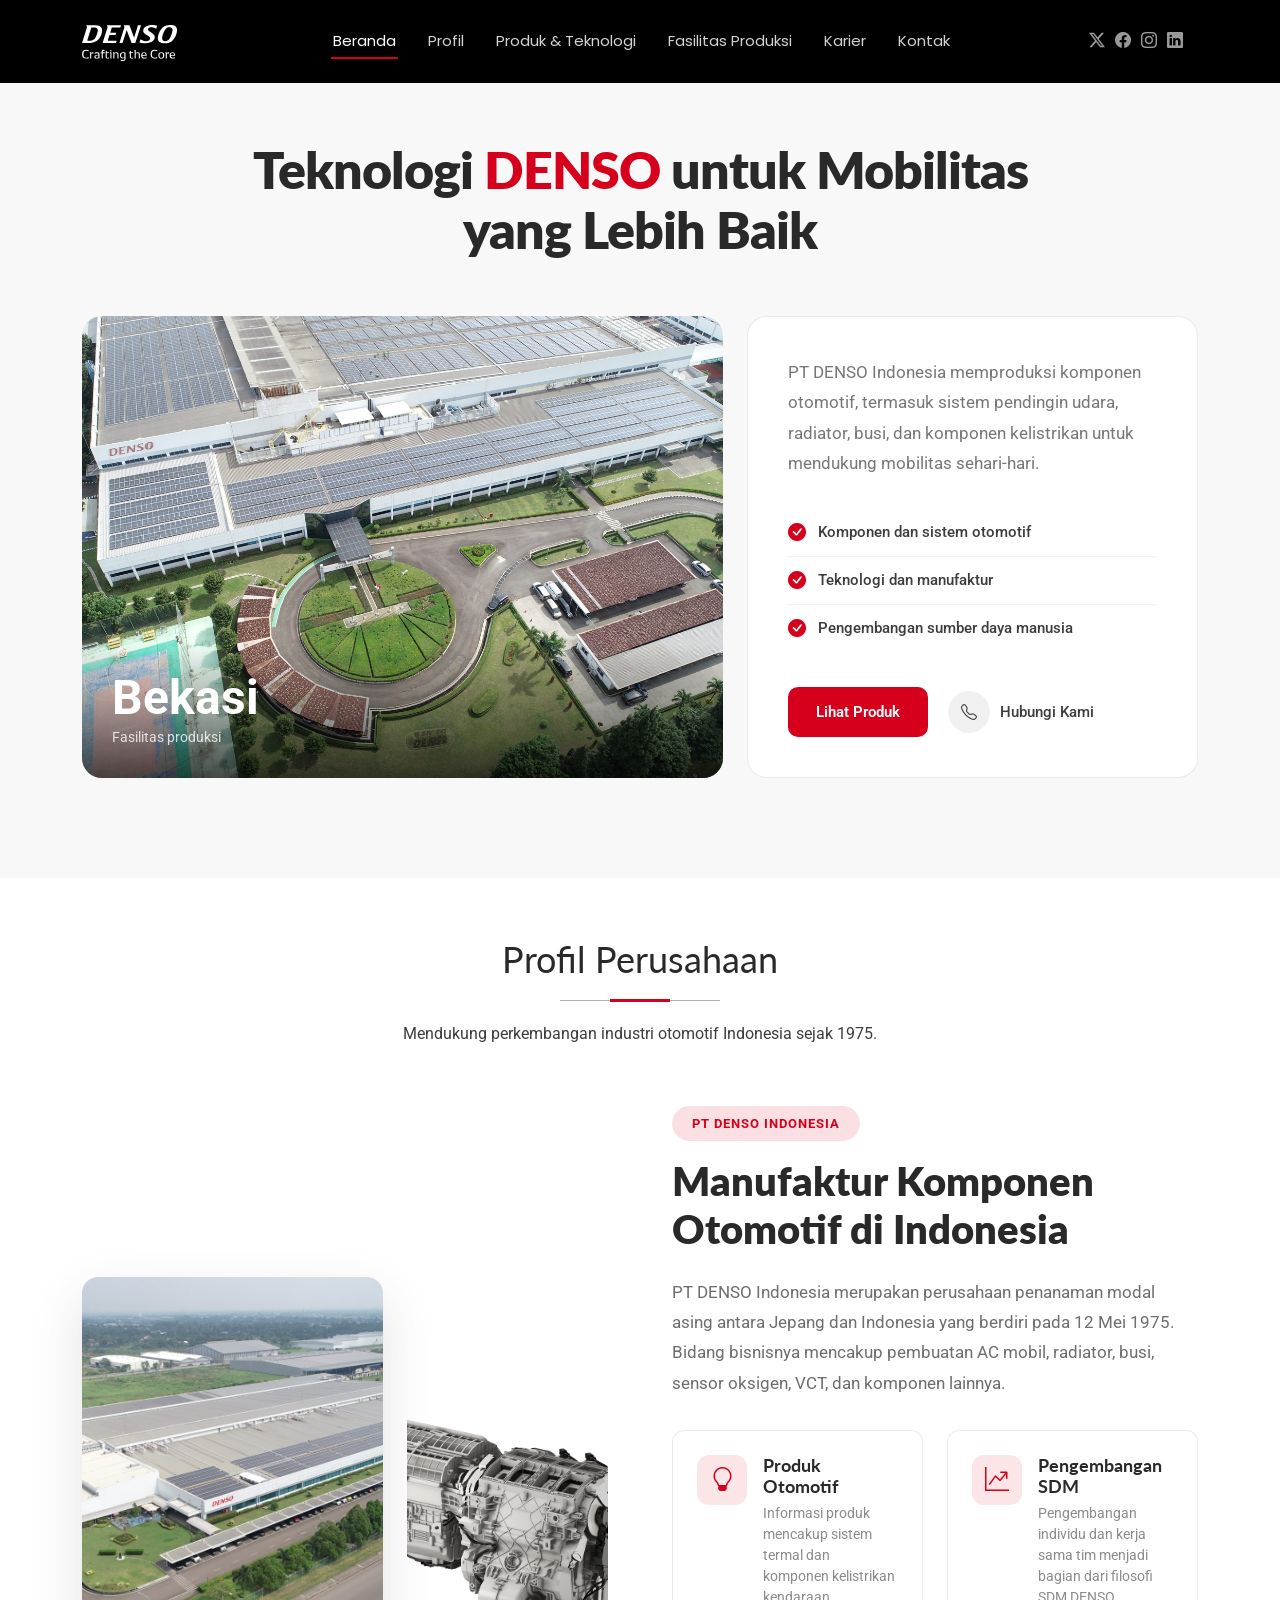
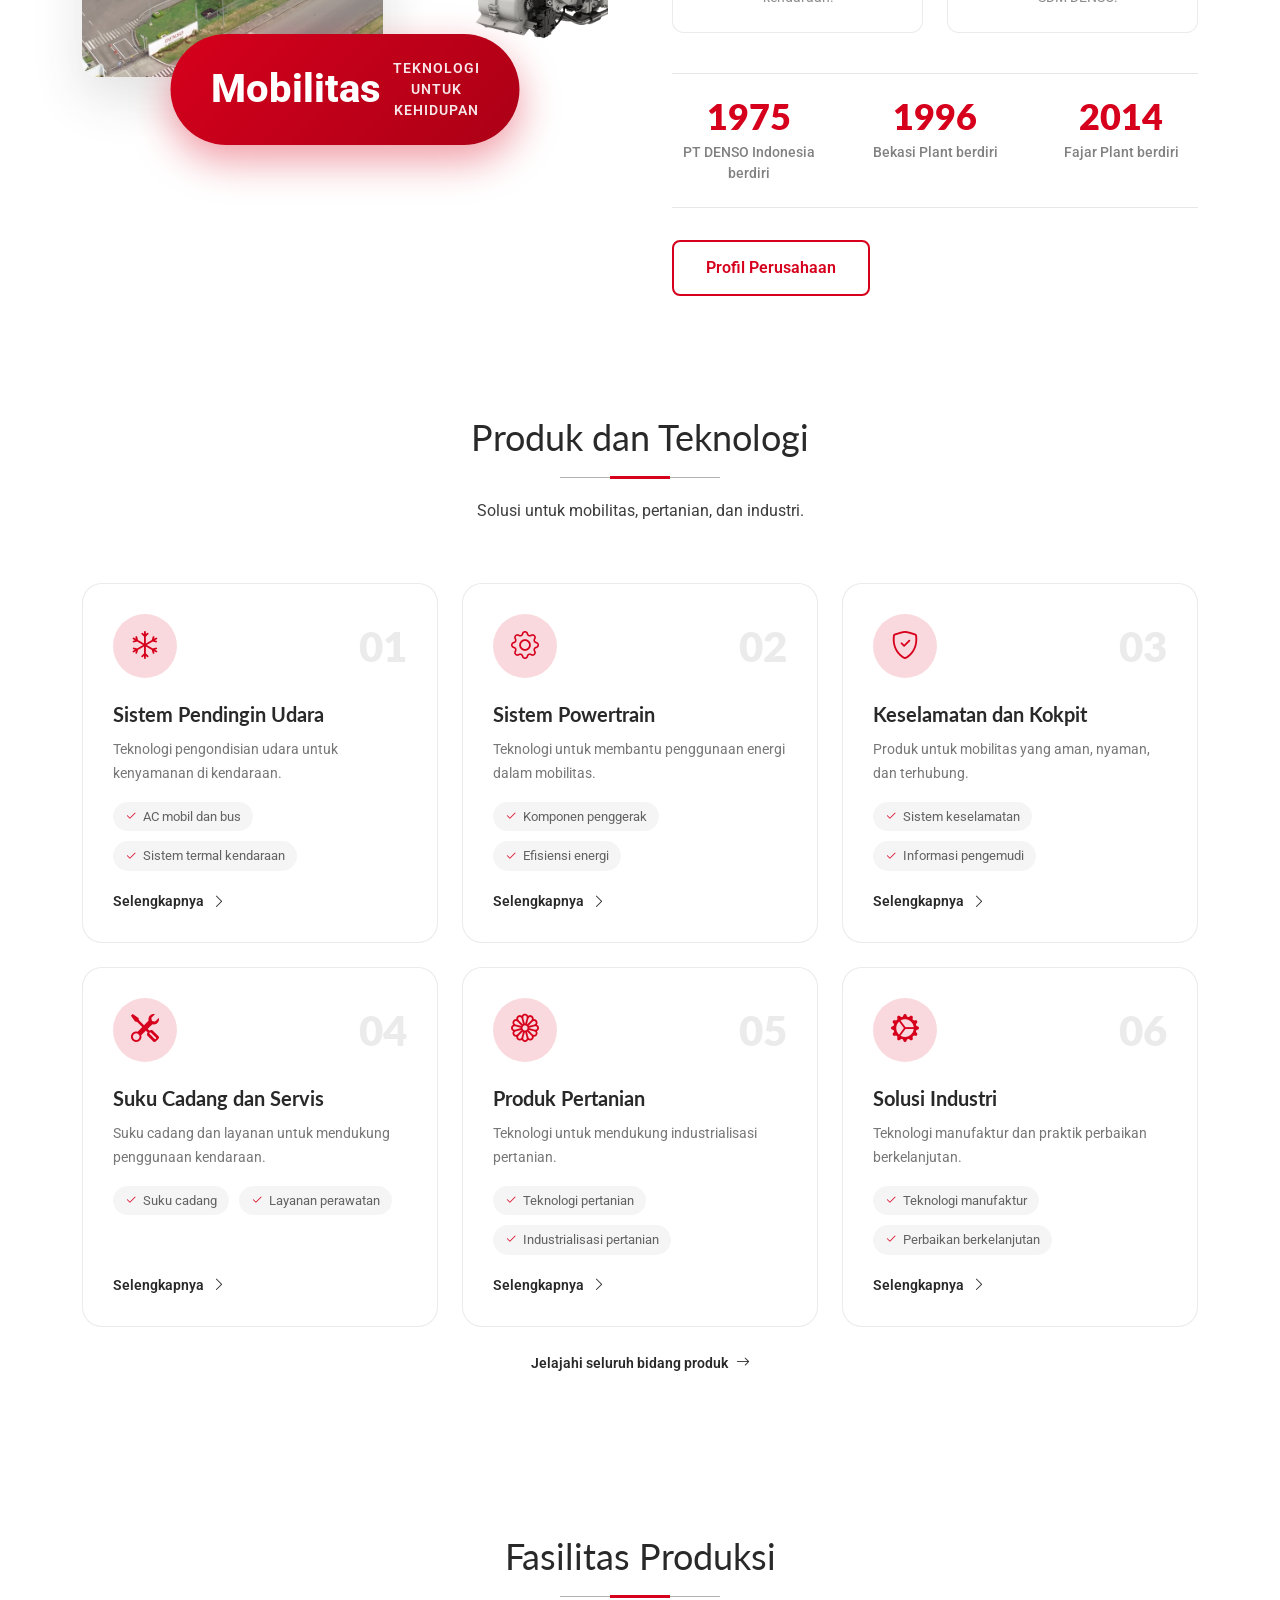
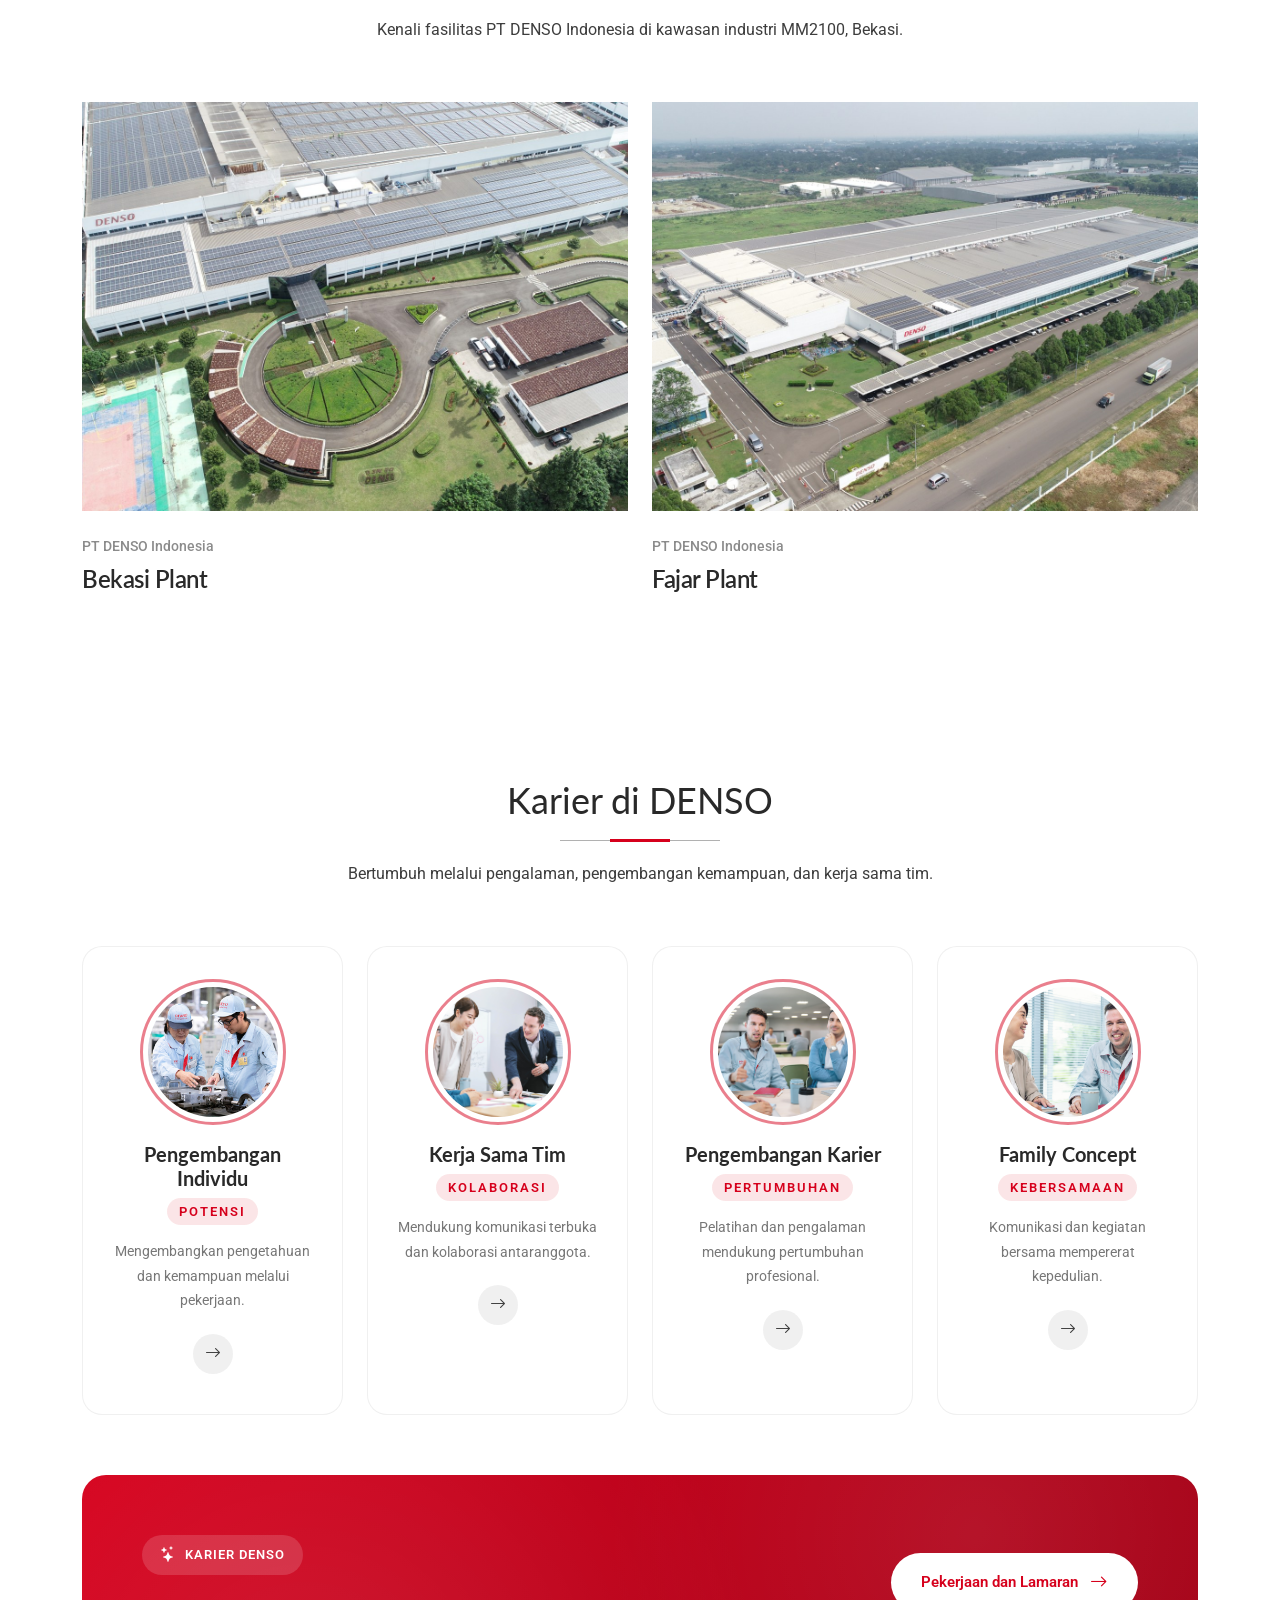
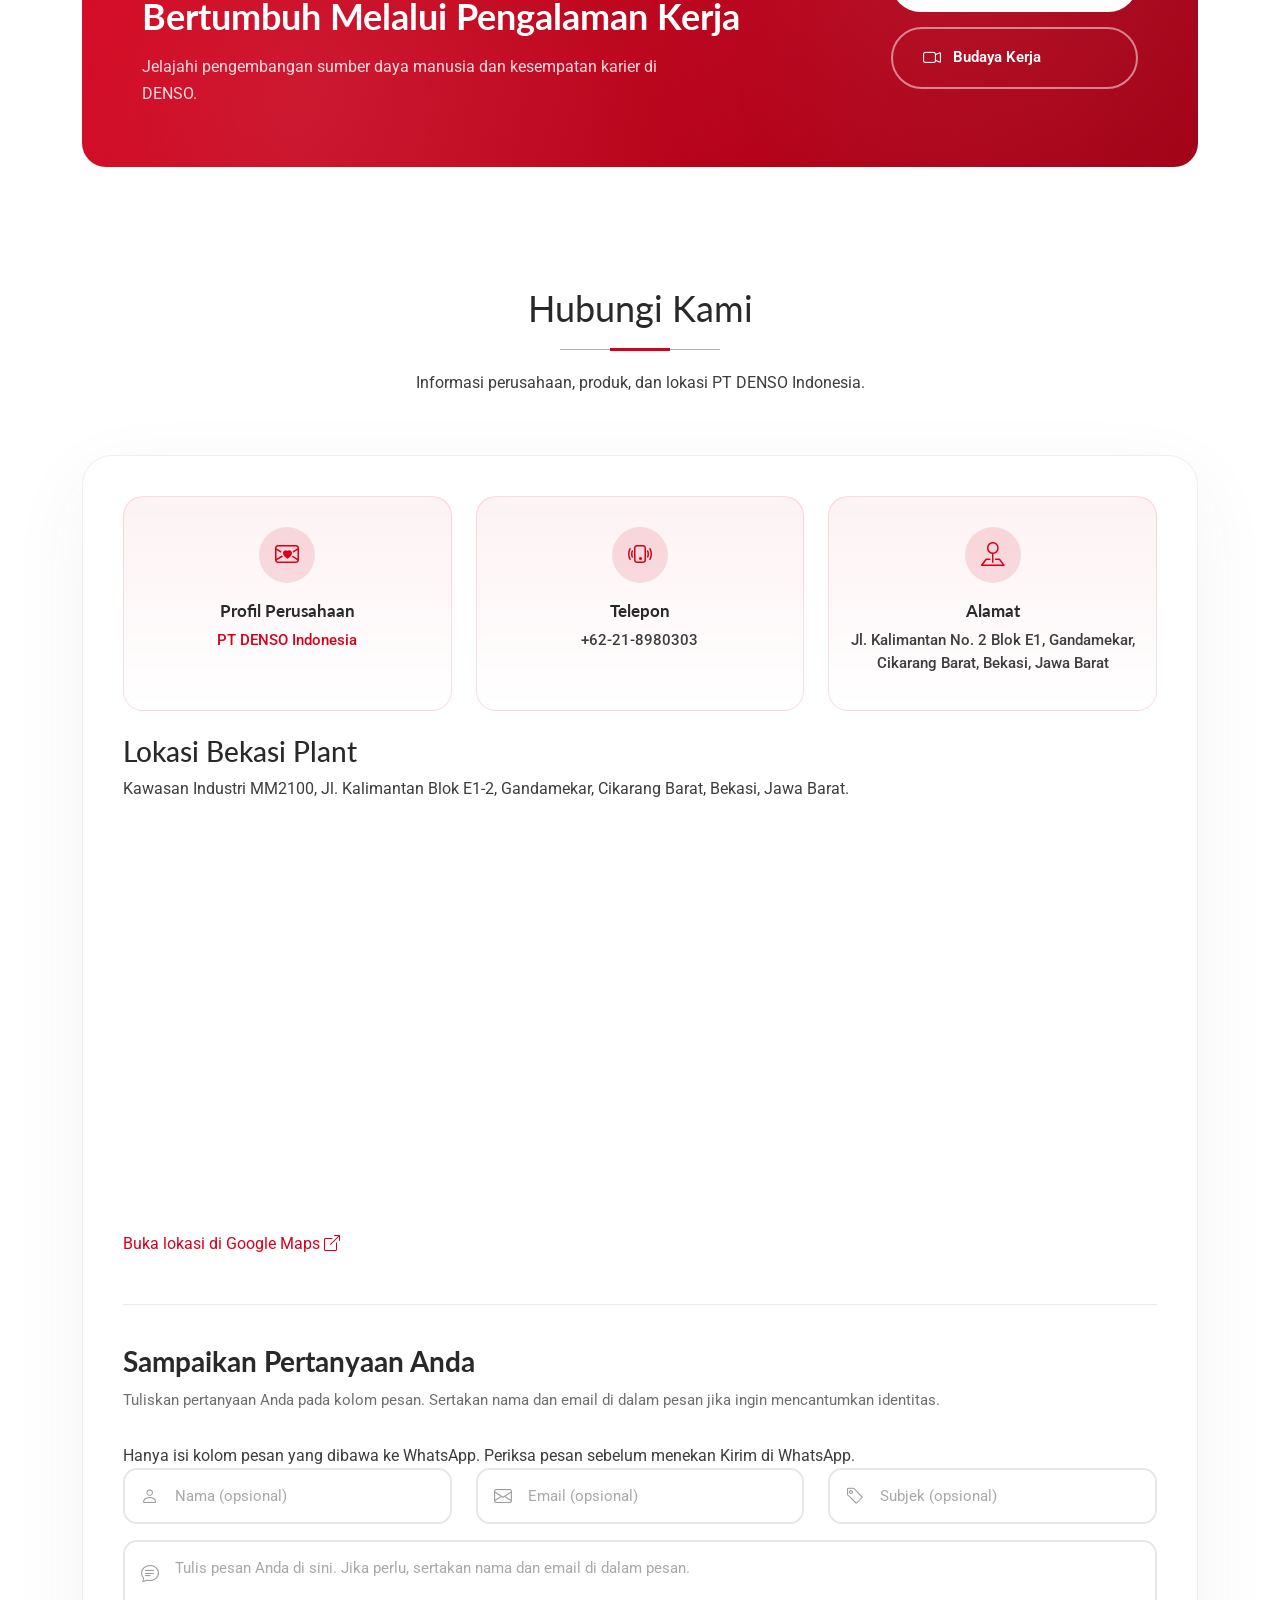
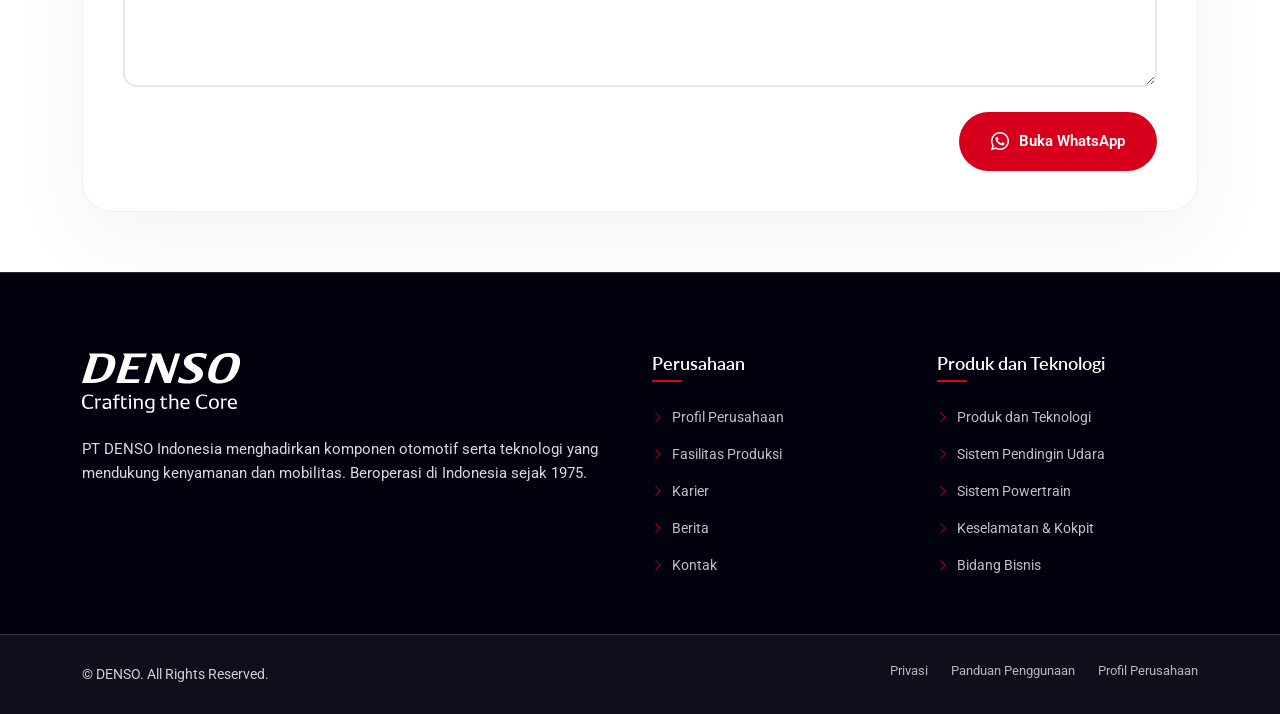
<file: index.html>
<!DOCTYPE html>
<html lang="id">

  <head>
    <meta charset="utf-8">
    <meta content="width=device-width, initial-scale=1.0" name="viewport">
    <title>PT DENSO Indonesia</title>
    <meta
      content="Kenali PT DENSO Indonesia, produk dan teknologi otomotif, fasilitas produksi, pengembangan sumber daya manusia, dan informasi kontak."
      name="description">
    <meta content="DENSO Indonesia, komponen otomotif, teknologi, fasilitas produksi, karier" name="keywords">
    <!-- Favicons -->
    <link href="assets/denso/denso-logo.svg" rel="icon">
    <link href="assets/img/apple-touch-icon.png" rel="apple-touch-icon">
    <!-- Fonts -->
    <link href="https://fonts.googleapis.com" rel="preconnect">
    <link crossorigin="" href="https://fonts.gstatic.com" rel="preconnect">
    <link
      href="https://fonts.googleapis.com/css2?family=Roboto:ital,wght@0,100;0,300;0,400;0,500;0,700;0,900;1,100;1,300;1,400;1,500;1,700;1,900&amp;family=Lato:ital,wght@0,100;0,300;0,400;0,700;0,900;1,100;1,300;1,400;1,700;1,900&amp;family=Poppins:ital,wght@0,100;0,200;0,300;0,400;0,500;0,600;0,700;0,800;0,900;1,100;1,200;1,300;1,400;1,500;1,600;1,700;1,800;1,900&amp;display=swap"
      rel="stylesheet">
    <!-- Vendor CSS Files -->
    <link href="assets/vendor/bootstrap/css/bootstrap.min.css" rel="stylesheet">
    <link href="assets/vendor/bootstrap-icons/bootstrap-icons.css" rel="stylesheet">
    <link href="assets/vendor/aos/aos.css" rel="stylesheet">
    <link href="assets/vendor/glightbox/css/glightbox.min.css" rel="stylesheet">
    <link href="assets/vendor/swiper/swiper-bundle.min.css" rel="stylesheet">
    <!-- Main CSS File -->
    <link href="assets/css/main.css" rel="stylesheet">
    <link href="assets/css/site-adjustments.css" rel="stylesheet"><!-- =======================================================
  * Template Name: Creativo
  * Template URL: https://bootstrapmade.com/creativo-bootstrap-creative-agency-template/
  * Updated: Mar 23 2026 with Bootstrap v5.3.8
  * Author: BootstrapMade.com
  * License: https://bootstrapmade.com/license/
  ======================================================== -->
  </head>

  <body class="index-page">
    <header class="header d-flex align-items-center fixed-top" id="header">
      <div class="container position-relative d-flex align-items-center justify-content-between">
        <a class="logo d-flex align-items-center me-auto me-xl-0" href="index.html">
          <!-- Uncomment the line below if you also wish to use an image logo -->
          <!-- <img src="assets/img/logo.webp" alt=""> -->
          <h1 class="sitename"><img alt="DENSO Crafting the Core" height="36" src="assets/denso/denso-logo-white.svg"
              width="95"></h1>
        </a>
        <nav class="navmenu" id="navmenu">
          <ul>
            <li><a class="active" href="#hero">Beranda</a></li>
            <li><a href="#about">Profil</a></li>
            <li><a href="#services">Produk &amp; Teknologi</a></li>
            <li><a href="#portfolio">Fasilitas Produksi</a></li>
            <li><a href="#team">Karier</a></li>
            <li><a href="#contact">Kontak</a></li>
          </ul>
          <i class="mobile-nav-toggle d-xl-none bi bi-list"></i>
        </nav>
        <div class="header-social-links">
          <a aria-label="X / Twitter DENSO Europe" class="twitter" href="https://twitter.com/densoeurope"
            rel="noopener noreferrer" target="_blank" title="X / Twitter DENSO Europe"><i
              class="bi bi-twitter-x"></i></a>
          <a aria-label="Facebook DENSO Global" class="facebook" href="https://www.facebook.com/DENSOCorporation/"
            rel="noopener noreferrer" target="_blank" title="Facebook DENSO Global"><i class="bi bi-facebook"></i></a>
          <a aria-label="Instagram DENSO Indonesia" class="instagram"
            href="https://www.instagram.com/densoindonesia_official/" rel="noopener noreferrer" target="_blank"
            title="Instagram DENSO Indonesia"><i class="bi bi-instagram"></i></a>
          <a aria-label="LinkedIn DENSO (Amerika Utara)" class="linkedin" href="https://www.linkedin.com/company/denso"
            rel="noopener noreferrer" target="_blank" title="LinkedIn DENSO (Amerika Utara)"><i
              class="bi bi-linkedin"></i></a>
        </div>
      </div>
    </header>
    <main class="main">
      <!-- Hero Section -->
      <section class="hero section light-background" id="hero">
        <div class="container">
          <div class="row">
            <div class="col-12" data-aos="fade-down">
              <div class="hero-header">
                <h1>Teknologi <span class="highlight">DENSO</span> untuk Mobilitas yang Lebih Baik</h1>
              </div>
            </div><!-- End Header Column -->
          </div>
          <div class="row g-4 mt-4">
            <div class="col-lg-7" data-aos="fade-up" data-aos-delay="100">
              <div class="media-block">
                <img alt="Bekasi Plant PT DENSO Indonesia, foto pada profil resmi perusahaan" class="img-fluid"
                  height="900" src="assets/denso/denso-plant-bekasi-web.jpg" width="1600">
                <div class="overlay-content">
                  <div class="stats-item">
                    <span class="number">Bekasi</span>
                    <span class="label">Fasilitas produksi</span>
                  </div>
                </div>
              </div>
            </div><!-- End Media Column -->
            <div class="col-lg-5" data-aos="fade-up" data-aos-delay="200">
              <div class="info-block">
                <p class="lead-text">PT DENSO Indonesia memproduksi komponen otomotif, termasuk sistem pendingin udara,
                  radiator, busi, dan komponen kelistrikan untuk mendukung mobilitas sehari-hari.</p>
                <ul class="feature-list">
                  <li><i class="bi bi-check-circle-fill"></i> Komponen dan sistem otomotif</li>
                  <li><i class="bi bi-check-circle-fill"></i> Teknologi dan manufaktur</li>
                  <li><i class="bi bi-check-circle-fill"></i> Pengembangan sumber daya manusia</li>
                </ul>
                <div class="action-row">
                  <a class="btn-get-started" href="#services"> Lihat Produk</a>
                  <a class="btn-contact" href="#contact">
                    <i class="bi bi-telephone"></i>
                    <span>Hubungi Kami</span>
                  </a>
                </div>
              </div>
            </div><!-- End Info Column -->
          </div>
        </div>
      </section><!-- /Hero Section -->
      <!-- About Section -->
      <section class="about section" id="about">
        <!-- Section Title -->
        <div class="container section-title" data-aos="fade-up">
          <h2>Profil Perusahaan</h2>
          <p>Mendukung perkembangan industri otomotif Indonesia sejak 1975.</p>
        </div><!-- End Section Title -->
        <div class="container" data-aos="fade-up" data-aos-delay="100">
          <div class="about-wrapper">
            <div class="image-gallery" data-aos="zoom-in" data-aos-delay="200">
              <div class="gallery-grid">
                <div class="gallery-item main-image">
                  <img alt="Fajar Plant PT DENSO Indonesia, foto pada profil resmi perusahaan" class="img-fluid"
                    height="900" loading="lazy" src="assets/denso/denso-plant-fajar-web.jpg" width="1600">
                </div>
                <div class="gallery-item side-image">
                  <img alt="Unit HVAC DENSO, gambar produk pada situs resmi DENSO" class="img-fluid" height="1000"
                    loading="lazy" src="assets/denso/denso-product-hvac.png" width="1000">
                </div>
              </div>
              <div class="experience-badge">
                <div class="badge-inner">
                  <span class="number">Mobilitas</span>
                  <span class="label">Teknologi untuk kehidupan</span>
                </div>
              </div>
            </div>
            <div class="info-panel" data-aos="fade-up" data-aos-delay="300">
              <div class="panel-header">
                <span class="tagline">PT DENSO Indonesia</span>
                <h2>Manufaktur Komponen Otomotif di Indonesia</h2>
              </div>
              <p class="description">PT DENSO Indonesia merupakan perusahaan penanaman modal asing antara Jepang dan
                Indonesia yang berdiri pada 12 Mei 1975. Bidang bisnisnya mencakup pembuatan AC mobil, radiator, busi,
                sensor oksigen, VCT, dan komponen lainnya.</p>
              <div class="highlights-row">
                <div class="highlight-box" data-aos="fade-up" data-aos-delay="350">
                  <div class="icon-wrap">
                    <i class="bi bi-lightbulb"></i>
                  </div>
                  <div class="highlight-content">
                    <h4>Produk Otomotif</h4>
                    <p>Informasi produk mencakup sistem termal dan komponen kelistrikan kendaraan.</p>
                  </div>
                </div>
                <div class="highlight-box" data-aos="fade-up" data-aos-delay="400">
                  <div class="icon-wrap">
                    <i class="bi bi-graph-up-arrow"></i>
                  </div>
                  <div class="highlight-content">
                    <h4>Pengembangan SDM</h4>
                    <p>Pengembangan individu dan kerja sama tim menjadi bagian dari filosofi SDM DENSO.</p>
                  </div>
                </div>
              </div>
              <div class="stats-row" data-aos="fade-up" data-aos-delay="450">
                <div class="stat-block">
                  <h3>1975</h3>
                  <span>PT DENSO Indonesia berdiri</span>
                </div>
                <div class="stat-block">
                  <h3>1996</h3>
                  <span>Bekasi Plant berdiri</span>
                </div>
                <div class="stat-block">
                  <h3>2014</h3>
                  <span>Fajar Plant berdiri</span>
                </div>
              </div>
              <a class="cta-button" href="starter-page.html">Profil Perusahaan</a>
            </div>
          </div>
        </div>
      </section><!-- /About Section -->
      <!-- Services Section -->
      <section class="services section" id="services">
        <!-- Section Title -->
        <div class="container section-title" data-aos="fade-up">
          <h2>Produk dan Teknologi</h2>
          <p>Solusi untuk mobilitas, pertanian, dan industri.</p>
        </div><!-- End Section Title -->
        <div class="container" data-aos="fade-up" data-aos-delay="100">
          <div class="product-grid">
            <div class="service-card">
              <div class="card-header">
                <div class="icon-circle">
                  <i class="bi bi-snow"></i>
                </div>
                <span class="service-num">01</span>
              </div>
              <div class="card-body">
                <h4><a href="service-details.html#airconditioning"> Sistem Pendingin Udara</a></h4>
                <p>Teknologi pengondisian udara untuk kenyamanan di kendaraan.</p>
                <ul class="feature-list">
                  <li><i class="bi bi-check2"></i> AC mobil dan bus</li>
                  <li><i class="bi bi-check2"></i> Sistem termal kendaraan</li>
                </ul>
              </div>
              <a class="card-link" href="service-details.html#airconditioning">
                <span>Selengkapnya</span>
                <i class="bi bi-chevron-right"></i>
              </a>
            </div>
            <div class="service-card">
              <div class="card-header">
                <div class="icon-circle">
                  <i class="bi bi-gear"></i>
                </div>
                <span class="service-num">02</span>
              </div>
              <div class="card-body">
                <h4><a href="service-details.html#powertrain"> Sistem Powertrain</a></h4>
                <p>Teknologi untuk membantu penggunaan energi dalam mobilitas.</p>
                <ul class="feature-list">
                  <li><i class="bi bi-check2"></i> Komponen penggerak</li>
                  <li><i class="bi bi-check2"></i> Efisiensi energi</li>
                </ul>
              </div>
              <a class="card-link" href="service-details.html#powertrain">
                <span>Selengkapnya</span>
                <i class="bi bi-chevron-right"></i>
              </a>
            </div>
            <div class="service-card">
              <div class="card-header">
                <div class="icon-circle">
                  <i class="bi bi-shield-check"></i>
                </div>
                <span class="service-num">03</span>
              </div>
              <div class="card-body">
                <h4><a href="service-details.html#safety-cockpit"> Keselamatan dan Kokpit</a></h4>
                <p>Produk untuk mobilitas yang aman, nyaman, dan terhubung.</p>
                <ul class="feature-list">
                  <li><i class="bi bi-check2"></i> Sistem keselamatan</li>
                  <li><i class="bi bi-check2"></i> Informasi pengemudi</li>
                </ul>
              </div>
              <a class="card-link" href="service-details.html#safety-cockpit">
                <span>Selengkapnya</span>
                <i class="bi bi-chevron-right"></i>
              </a>
            </div>
            <div class="service-card">
              <div class="card-header">
                <div class="icon-circle">
                  <i class="bi bi-tools"></i>
                </div>
                <span class="service-num">04</span>
              </div>
              <div class="card-body">
                <h4><a href="service-details.html#parts-accessories"> Suku Cadang dan Servis</a></h4>
                <p>Suku cadang dan layanan untuk mendukung penggunaan kendaraan.</p>
                <ul class="feature-list">
                  <li><i class="bi bi-check2"></i> Suku cadang</li>
                  <li><i class="bi bi-check2"></i> Layanan perawatan</li>
                </ul>
              </div>
              <a class="card-link" href="service-details.html#parts-accessories">
                <span>Selengkapnya</span>
                <i class="bi bi-chevron-right"></i>
              </a>
            </div>
            <div class="service-card">
              <div class="card-header">
                <div class="icon-circle">
                  <i class="bi bi-flower1"></i>
                </div>
                <span class="service-num">05</span>
              </div>
              <div class="card-body">
                <h4><a href="service-details.html#agriculture">Produk Pertanian</a></h4>
                <p>Teknologi untuk mendukung industrialisasi pertanian.</p>
                <ul class="feature-list">
                  <li><i class="bi bi-check2"></i> Teknologi pertanian</li>
                  <li><i class="bi bi-check2"></i> Industrialisasi pertanian</li>
                </ul>
              </div>
              <a class="card-link" href="service-details.html#agriculture">
                <span>Selengkapnya</span>
                <i class="bi bi-chevron-right"></i>
              </a>
            </div>
            <div class="service-card">
              <div class="card-header">
                <div class="icon-circle">
                  <i class="bi bi-gear-wide-connected"></i>
                </div>
                <span class="service-num">06</span>
              </div>
              <div class="card-body">
                <h4><a href="service-details.html#industry">Solusi Industri</a></h4>
                <p>Teknologi manufaktur dan praktik perbaikan berkelanjutan.</p>
                <ul class="feature-list">
                  <li><i class="bi bi-check2"></i> Teknologi manufaktur</li>
                  <li><i class="bi bi-check2"></i> Perbaikan berkelanjutan</li>
                </ul>
              </div>
              <a class="card-link" href="service-details.html#industry">
                <span>Selengkapnya</span>
                <i class="bi bi-chevron-right"></i>
              </a>
            </div>
          </div>
          <div class="text-center mt-4"><a class="card-link" href="service-details.html">Jelajahi seluruh bidang produk
              <i class="bi bi-arrow-right"></i></a></div>
        </div>
      </section><!-- /Services Section -->

      <!-- Portfolio Section -->
      <section class="portfolio section" id="portfolio">
        <!-- Section Title -->
        <div class="container section-title" data-aos="fade-up">
          <h2>Fasilitas Produksi</h2>
          <p>Kenali fasilitas PT DENSO Indonesia di kawasan industri MM2100, Bekasi.</p>
        </div><!-- End Section Title -->
        <div class="container">
          <div class="isotope-layout" data-default-filter="*" data-layout="masonry" data-sort="original-order">
            <!-- End Filter Header -->
            <div class="row g-4 isotope-container" data-aos="fade-up" data-aos-delay="200">
              <div class="col-lg-6 col-md-6 portfolio-item isotope-item filter-web">
                <div class="portfolio-card">
                  <div class="portfolio-image">
                    <img alt="Bekasi Plant PT DENSO Indonesia, foto pada profil resmi perusahaan" class="img-fluid"
                      height="900" loading="lazy" src="assets/denso/denso-plant-bekasi-web.jpg" width="1600">
                    <div class="portfolio-overlay">
                      <div class="overlay-actions">
                        <a class="glightbox action-btn" data-gallery="portfolio-gallery-web"
                          href="assets/denso/denso-plant-bekasi-web.jpg" title="Bekasi Plant"><i
                            class="bi bi-arrows-fullscreen"></i></a>
                        <a class="action-btn" href="portfolio-details.html#bekasi" title="Kenali Bekasi Plant"><i
                            class="bi bi-arrow-right"></i></a>
                      </div>
                    </div>
                  </div>
                  <div class="portfolio-content">
                    <span class="portfolio-category">PT DENSO Indonesia</span>
                    <h4 class="portfolio-title">Bekasi Plant</h4>
                  </div>
                </div>
              </div><!-- End Portfolio Item -->
              <!-- End Portfolio Item -->
              <!-- End Portfolio Item -->
              <!-- End Portfolio Item -->
              <div class="col-lg-6 col-md-6 portfolio-item isotope-item filter-web">
                <div class="portfolio-card">
                  <div class="portfolio-image">
                    <img alt="Fajar Plant PT DENSO Indonesia, foto pada profil resmi perusahaan" class="img-fluid"
                      height="900" loading="lazy" src="assets/denso/denso-plant-fajar-web.jpg" width="1600">
                    <div class="portfolio-overlay">
                      <div class="overlay-actions">
                        <a class="glightbox action-btn" data-gallery="portfolio-gallery-web"
                          href="assets/denso/denso-plant-fajar-web.jpg" title="Fajar Plant"><i
                            class="bi bi-arrows-fullscreen"></i></a>
                        <a class="action-btn" href="portfolio-details.html#fajar" title="Kenali Fajar Plant"><i
                            class="bi bi-arrow-right"></i></a>
                      </div>
                    </div>
                  </div>
                  <div class="portfolio-content">
                    <span class="portfolio-category">PT DENSO Indonesia</span>
                    <h4 class="portfolio-title">Fajar Plant</h4>
                  </div>
                </div>
              </div><!-- End Portfolio Item -->
              <!-- End Portfolio Item -->
              <!-- End Portfolio Item -->
              <!-- End Portfolio Item -->
            </div><!-- End Portfolio Container -->

          </div>
        </div>
      </section><!-- /Portfolio Section -->

      <!-- Team Section -->
      <section class="team section" id="team">
        <!-- Section Title -->
        <div class="container section-title" data-aos="fade-up">
          <h2>Karier di DENSO</h2>
          <p>Bertumbuh melalui pengalaman, pengembangan kemampuan, dan kerja sama tim.</p>
        </div><!-- End Section Title -->
        <div class="container" data-aos="fade-up" data-aos-delay="100">
          <div class="row g-4 justify-content-center">
            <div class="col-xl-3 col-lg-4 col-md-6" data-aos="zoom-in" data-aos-delay="100">
              <div class="team-card">
                <div class="card-inner">
                  <div class="avatar-container">
                    <img alt="Pengembangan kemampuan karyawan dari situs resmi DENSO" class="img-fluid" height="394"
                      src="assets/denso/denso-development.jpg" width="524">
                    <div class="avatar-ring"></div>
                  </div>
                  <div class="member-info">
                    <h4>Pengembangan Individu</h4>
                    <span class="position">Potensi</span>
                  </div>
                  <p class="member-bio">Mengembangkan pengetahuan dan kemampuan melalui pekerjaan.</p>
                  <div class="social-links">
                    <a aria-label="Pengembangan karyawan DENSO" href="careers.html#development"
                      title="Pengembangan karyawan DENSO"><i class="bi bi-arrow-right"></i></a>
                  </div>
                </div>
              </div>
            </div><!-- End Team Card -->
            <div class="col-xl-3 col-lg-4 col-md-6" data-aos="zoom-in" data-aos-delay="150">
              <div class="team-card">
                <div class="card-inner">
                  <div class="avatar-container">
                    <img alt="Rekan kerja berkolaborasi, gambar dari situs resmi DENSO" class="img-fluid" height="1080"
                      src="assets/denso/denso-employees.jpg" width="1920">
                    <div class="avatar-ring"></div>
                  </div>
                  <div class="member-info">
                    <h4>Kerja Sama Tim</h4>
                    <span class="position">Kolaborasi</span>
                  </div>
                  <p class="member-bio">Mendukung komunikasi terbuka dan kolaborasi antaranggota.</p>
                  <div class="social-links">
                    <a aria-label="Pengembangan karyawan DENSO" href="careers.html#teamwork"
                      title="Pengembangan karyawan DENSO"><i class="bi bi-arrow-right"></i></a>
                  </div>
                </div>
              </div>
            </div><!-- End Team Card -->
            <!-- End Team Card -->
            <div class="col-xl-3 col-lg-4 col-md-6" data-aos="zoom-in" data-aos-delay="250">
              <div class="team-card">
                <div class="card-inner">
                  <div class="avatar-container">
                    <img alt="Kolaborasi karyawan, ilustrasi karier dari situs resmi DENSO" class="img-fluid"
                      height="1080" src="assets/denso/denso-careers.jpg" width="1920">
                    <div class="avatar-ring"></div>
                  </div>
                  <div class="member-info">
                    <h4>Pengembangan Karier</h4>
                    <span class="position">Pertumbuhan</span>
                  </div>
                  <p class="member-bio">Pelatihan dan pengalaman mendukung pertumbuhan profesional.</p>
                  <div class="social-links">
                    <a aria-label="Pengembangan karyawan DENSO" href="careers.html#career-development"
                      title="Pengembangan karyawan DENSO"><i class="bi bi-arrow-right"></i></a>
                  </div>
                </div>
              </div>
            </div><!-- End Team Card -->
            <div class="col-xl-3 col-lg-4 col-md-6" data-aos="zoom-in" data-aos-delay="300">
              <div class="team-card">
                <div class="card-inner">
                  <div class="avatar-container">
                    <img alt="Ilustrasi diskusi dan budaya kerja dari situs resmi DENSO" class="img-fluid" height="844"
                      src="assets/denso/denso-culture.jpg" width="1500">
                    <div class="avatar-ring"></div>
                  </div>
                  <div class="member-info">
                    <h4>Family Concept</h4>
                    <span class="position">Kebersamaan</span>
                  </div>
                  <p class="member-bio">Komunikasi dan kegiatan bersama mempererat kepedulian.</p>
                  <div class="social-links">
                    <a aria-label="Pengembangan karyawan DENSO" href="careers.html#family-concept"
                      title="Pengembangan karyawan DENSO"><i class="bi bi-arrow-right"></i></a>
                  </div>
                </div>
              </div>
            </div><!-- End Team Card -->
            <!-- End Team Card -->
          </div>

          <div class="join-team-banner" data-aos="fade-up" data-aos-delay="250">
            <div class="banner-bg-pattern"></div>
            <div class="banner-content">
              <div class="banner-text">
                <span class="badge-label"><i class="bi bi-stars"></i> Karier DENSO</span>
                <h3>Bertumbuh Melalui Pengalaman Kerja</h3>
                <p>Jelajahi pengembangan sumber daya manusia dan kesempatan karier di DENSO.</p>
              </div>
              <div class="banner-actions">
                <a class="btn-primary-action" href="careers.html#recruitment">
                  <span>Pekerjaan dan Lamaran</span>
                  <i class="bi bi-arrow-right"></i>
                </a>
                <a class="btn-secondary-action" href="careers.html#teamwork">
                  <i class="bi bi-camera-video"></i>
                  <span>Budaya Kerja</span>
                </a>
              </div>
            </div>
          </div>
        </div>
      </section><!-- /Team Section -->

      <!-- Contact Section -->
      <section class="contact section" id="contact">
        <!-- Section Title -->
        <div class="container section-title" data-aos="fade-up">
          <h2>Hubungi Kami</h2>
          <p>Informasi perusahaan, produk, dan lokasi PT DENSO Indonesia.</p>
        </div><!-- End Section Title -->
        <div class="container">
          <div class="row gy-5">
            <div class="col-lg-12">
              <div class="main-contact-wrapper">
                <div class="row gy-4">
                  <div class="col-md-4" data-aos="zoom-in" data-aos-delay="200">
                    <div class="info-box">
                      <div class="icon-wrap">
                        <i class="bi bi-envelope-heart"></i>
                      </div>
                      <h5>Profil Perusahaan</h5>
                      <p><a href="starter-page.html">PT DENSO Indonesia</a></p>

                    </div>
                  </div>
                  <div class="col-md-4" data-aos="zoom-in" data-aos-delay="250">
                    <div class="info-box">
                      <div class="icon-wrap">
                        <i class="bi bi-phone-vibrate"></i>
                      </div>
                      <h5>Telepon</h5>
                      <p>+62-21-8980303</p>

                    </div>
                  </div>
                  <div class="col-md-4" data-aos="zoom-in" data-aos-delay="300">
                    <div class="info-box">
                      <div class="icon-wrap">
                        <i class="bi bi-pin-map"></i>
                      </div>
                      <h5>Alamat</h5>
                      <p>Jl. Kalimantan No. 2 Blok E1, Gandamekar, Cikarang Barat, Bekasi, Jawa Barat</p>

                    </div>
                  </div>
                </div>
                <div class="mt-4 mb-5" id="location-map" aria-labelledby="location-map-title">
                  <h3 id="location-map-title">Lokasi Bekasi Plant</h3>
                  <p>Kawasan Industri MM2100, Jl. Kalimantan Blok E1-2, Gandamekar, Cikarang Barat, Bekasi, Jawa Barat.
                  </p>
                  <iframe class="w-100 border-0 rounded-3"
                    src="https://www.google.com/maps/embed?origin=mfe&amp;pb=!1m4!3m2!1m1!4s996671879718432219!6i16!3m1!1sid!5m1!1sid"
                    width="600" height="400" title="Google Maps PT DENSO Indonesia Bekasi Plant" allowfullscreen=""
                    loading="lazy" referrerpolicy="no-referrer-when-downgrade"></iframe>
                  <p class="mt-2 mb-0"><a href="https://goo.gl/maps/DhSp3RGm5mp" target="_blank"
                      rel="noopener noreferrer">Buka lokasi di Google Maps <i class="bi bi-box-arrow-up-right"
                        aria-hidden="true"></i></a></p>
                </div>
                <div class="form-section">
                  <div class="form-intro">
                    <h3>Sampaikan Pertanyaan Anda</h3>
                    <p>Tuliskan pertanyaan Anda pada kolom pesan. Sertakan nama dan email di dalam pesan jika ingin
                      mencantumkan identitas.</p>
                  </div>
                  <p class="mt-3 mb-0">Hanya isi kolom pesan yang dibawa ke WhatsApp. Periksa pesan sebelum menekan
                    Kirim di WhatsApp.</p>
                  <form accept-charset="UTF-8" action="https://wa.me/628119555660" class="php-email-form" method="get"
                    rel="noopener noreferrer" target="_blank">
                    <div class="row gy-3">
                      <div class="col-md-4">
                        <div class="input-group-custom">
                          <i class="bi bi-person"></i>
                          <input aria-label="Nama (opsional); tidak dibawa ke WhatsApp" autocomplete="name"
                            class="form-control" placeholder="Nama (opsional)" type="text">
                        </div>
                      </div>
                      <div class="col-md-4">
                        <div class="input-group-custom">
                          <i class="bi bi-envelope"></i>
                          <input aria-label="Email (opsional); tidak dibawa ke WhatsApp" autocomplete="email"
                            class="form-control" placeholder="Email (opsional)" type="email">
                        </div>
                      </div>
                      <div class="col-md-4">
                        <div class="input-group-custom">
                          <i class="bi bi-tag"></i>
                          <input aria-label="Subjek (opsional); tidak dibawa ke WhatsApp" class="form-control"
                            placeholder="Subjek (opsional)" type="text">
                        </div>
                      </div>
                      <div class="col-12">
                        <div class="input-group-custom textarea-group">
                          <i class="bi bi-chat-text"></i>
                          <textarea aria-label="Pesan untuk WhatsApp" class="form-control" maxlength="3000" name="text" placeholder="Tulis pesan Anda di sini. Jika perlu, sertakan nama dan email di dalam pesan." required="" rows="5"></textarea>
                        </div>
                      </div>
                    </div>
                    <div class="form-footer">
                      <div class="form-messages">
                      </div>
                      <button class="btn-submit" type="submit">
                        <i class="bi bi-whatsapp"></i>
                        <span>Buka WhatsApp</span>
                      </button>
                    </div>
                  </form>
                </div>
              </div>
            </div>

          </div>
        </div>
      </section><!-- /Contact Section -->
    </main>
    <footer class="footer dark-background" id="footer">
      <div class="container">
        <div class="row gy-5">
          <div class="col-lg-6">
            <div class="footer-content">
              <a class="logo d-flex align-items-center mb-4" href="index.html">
                <span class="sitename"><img alt="DENSO Crafting the Core" height="60"
                    src="assets/denso/denso-logo-white.svg" width="158"></span>
              </a>
              <p class="mb-4">PT DENSO Indonesia menghadirkan komponen otomotif serta teknologi yang mendukung
                kenyamanan dan mobilitas. Beroperasi di Indonesia sejak 1975.</p>

            </div>
          </div>
          <div class="col-lg-3 col-6">
            <div class="footer-links">
              <h4>Perusahaan</h4>
              <ul>
                <li><a href="starter-page.html"><i class="bi bi-chevron-right"></i> Profil Perusahaan</a></li>
                <li><a href="portfolio-details.html"><i class="bi bi-chevron-right"></i> Fasilitas Produksi</a></li>
                <li><a href="careers.html#development"><i class="bi bi-chevron-right"></i> Karier</a></li>
                <li><a href="news.html"><i class="bi bi-chevron-right"></i> Berita</a></li>
                <li><a href="index.html#contact"><i class="bi bi-chevron-right"></i> Kontak</a></li>
              </ul>
            </div>
          </div>
          <div class="col-lg-3 col-6">
            <div class="footer-links">
              <h4>Produk dan Teknologi</h4>
              <ul>
                <li><a href="service-details.html"><i class="bi bi-chevron-right"></i> Produk dan Teknologi</a></li>
                <li><a href="service-details.html#airconditioning"><i class="bi bi-chevron-right"></i> Sistem Pendingin
                    Udara</a></li>
                <li><a href="service-details.html#powertrain"><i class="bi bi-chevron-right"></i> Sistem Powertrain</a>
                </li>
                <li><a href="service-details.html#safety-cockpit"><i class="bi bi-chevron-right"></i> Keselamatan &amp;
                    Kokpit</a></li>
                <li><a href="service-details.html"><i class="bi bi-chevron-right"></i> Bidang Bisnis</a></li>
              </ul>
            </div>
          </div>

        </div>
      </div>
      <div class="footer-bottom">
        <div class="container">
          <div class="row align-items-center">
            <div class="col-lg-6">
              <div class="copyright">
                <p>© DENSO. All Rights Reserved.</p>
              </div>
            </div>
            <div class="col-lg-6">
              <div class="footer-bottom-links">
                <a href="privacy.html"> Privasi</a>
                <a href="terms.html"> Panduan Penggunaan</a>
                <a href="starter-page.html">Profil Perusahaan</a>
              </div>
              <!-- Template: Creativo by BootstrapMade. License: https://bootstrapmade.com/license/ -->
            </div>
          </div>
        </div>
      </div>
    </footer>
    <!-- Hidden compatibility hook for the unchanged template script. -->
    <span class="scroll-top" hidden aria-hidden="true"></span>
    <!-- Preloader -->
    <div id="preloader"></div>
    <!-- Vendor JS Files -->
    <script src="assets/vendor/bootstrap/js/bootstrap.bundle.min.js"></script>
    <script src="assets/vendor/aos/aos.js"></script>
    <script src="assets/vendor/purecounter/purecounter_vanilla.js"></script>
    <script src="assets/vendor/imagesloaded/imagesloaded.pkgd.min.js"></script>
    <script src="assets/vendor/isotope-layout/isotope.pkgd.min.js"></script>
    <script src="assets/vendor/glightbox/js/glightbox.min.js"></script>
    <script src="assets/vendor/swiper/swiper-bundle.min.js"></script>
    <!-- Main JS File -->
    <script src="assets/js/main.js"></script>
  </body>

</html>
</file>
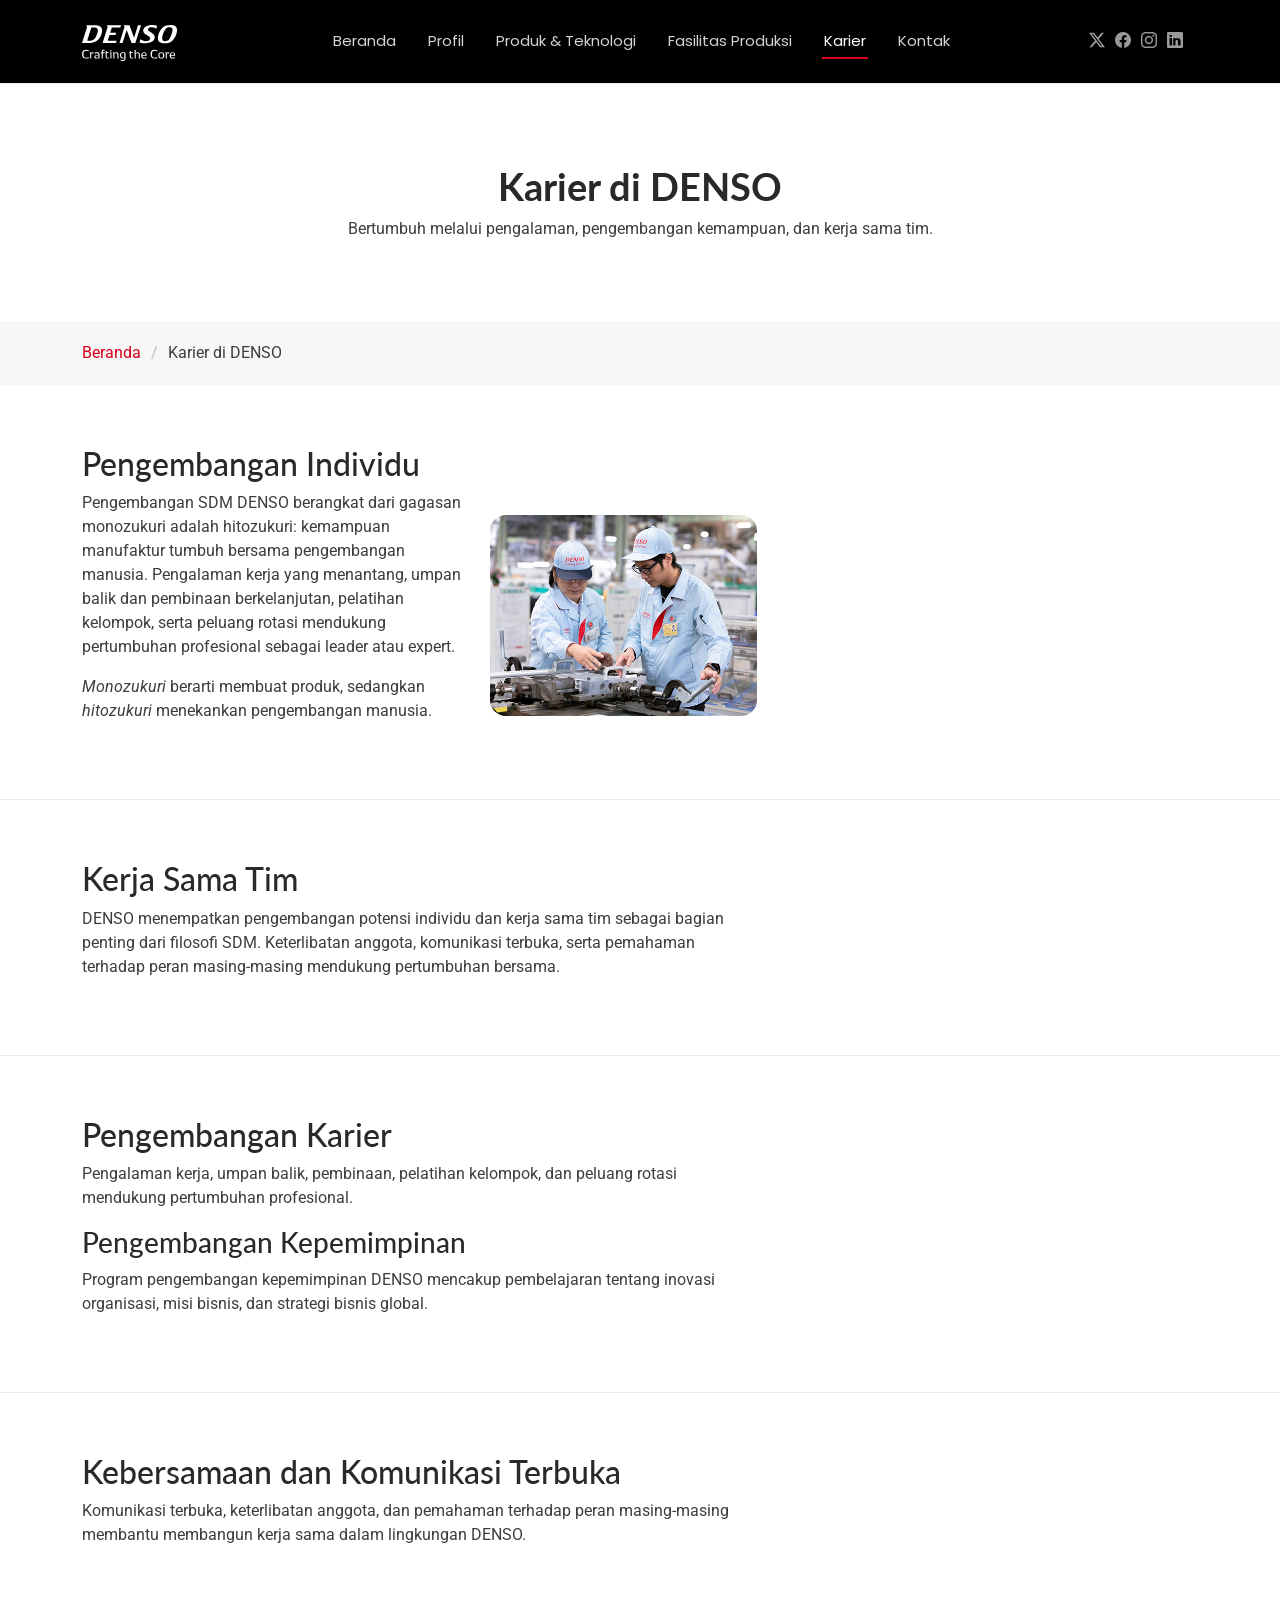
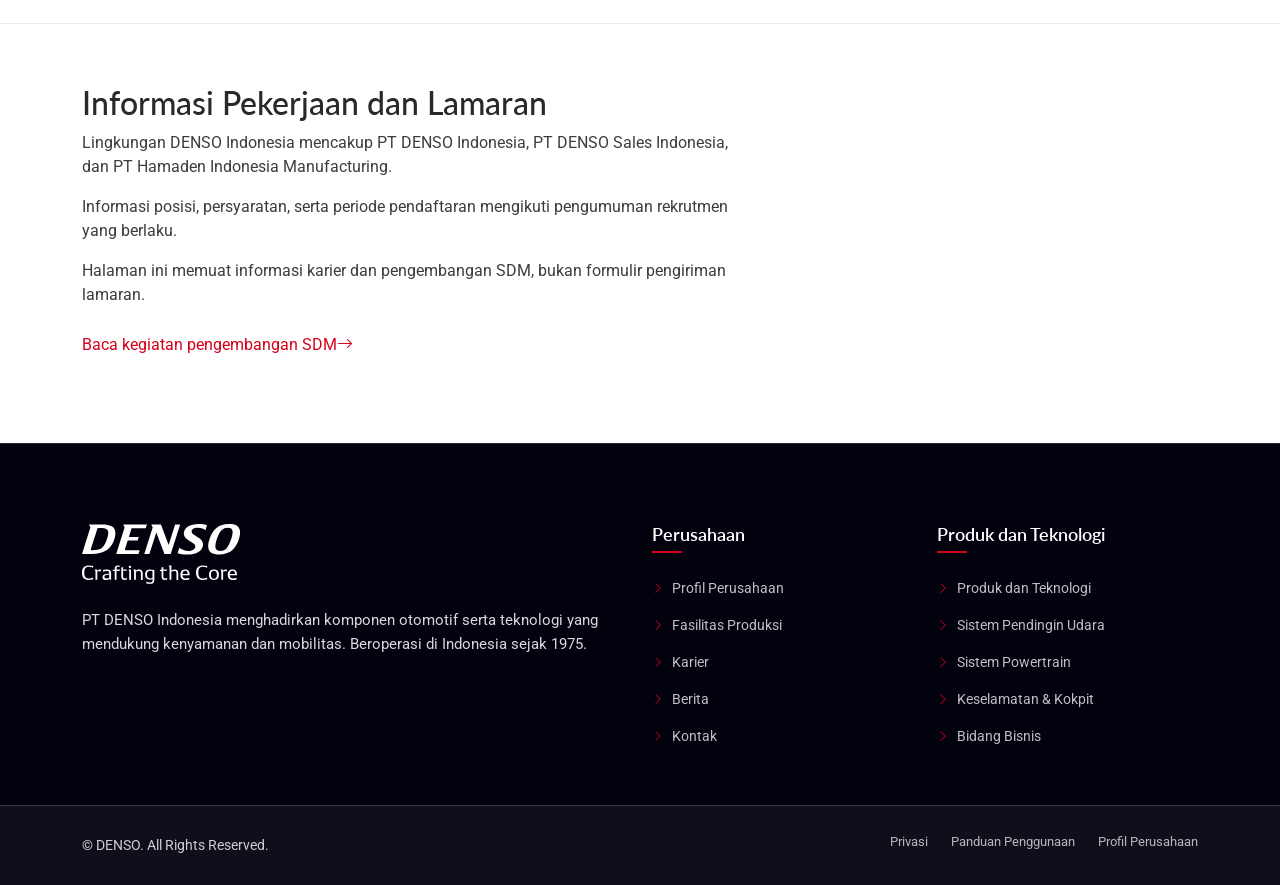
<file: careers.html>
<!DOCTYPE html>
<html lang="id">

  <head>
    <meta charset="utf-8">
    <meta content="width=device-width, initial-scale=1.0" name="viewport">
    <title>Karier di DENSO | DENSO</title>
    <meta
      content="Kenali PT DENSO Indonesia, produk dan teknologi otomotif, fasilitas produksi, pengembangan sumber daya manusia, dan informasi kontak."
      name="description">
    <meta content="DENSO Indonesia, komponen otomotif, teknologi, fasilitas produksi, karier" name="keywords">
    <!-- Favicons -->
    <link href="assets/denso/denso-logo.svg" rel="icon">
    <link href="assets/img/apple-touch-icon.png" rel="apple-touch-icon">
    <!-- Fonts -->
    <link href="https://fonts.googleapis.com" rel="preconnect">
    <link crossorigin="" href="https://fonts.gstatic.com" rel="preconnect">
    <link
      href="https://fonts.googleapis.com/css2?family=Roboto:ital,wght@0,100;0,300;0,400;0,500;0,700;0,900;1,100;1,300;1,400;1,500;1,700;1,900&amp;family=Lato:ital,wght@0,100;0,300;0,400;0,700;0,900;1,100;1,300;1,400;1,700;1,900&amp;family=Poppins:ital,wght@0,100;0,200;0,300;0,400;0,500;0,600;0,700;0,800;0,900;1,100;1,200;1,300;1,400;1,500;1,600;1,700;1,800;1,900&amp;display=swap"
      rel="stylesheet">
    <!-- Vendor CSS Files -->
    <link href="assets/vendor/bootstrap/css/bootstrap.min.css" rel="stylesheet">
    <link href="assets/vendor/bootstrap-icons/bootstrap-icons.css" rel="stylesheet">
    <link href="assets/vendor/aos/aos.css" rel="stylesheet">
    <link href="assets/vendor/glightbox/css/glightbox.min.css" rel="stylesheet">
    <link href="assets/vendor/swiper/swiper-bundle.min.css" rel="stylesheet">
    <!-- Main CSS File -->
    <link href="assets/css/main.css" rel="stylesheet">
    <link href="assets/css/site-adjustments.css" rel="stylesheet"><!-- =======================================================
  * Template Name: Creativo
  * Template URL: https://bootstrapmade.com/creativo-bootstrap-creative-agency-template/
  * Updated: Mar 23 2026 with Bootstrap v5.3.8
  * Author: BootstrapMade.com
  * License: https://bootstrapmade.com/license/
  ======================================================== -->
  </head>

  <body class="careers-page">
    <header class="header d-flex align-items-center sticky-top" id="header">
      <div class="container position-relative d-flex align-items-center justify-content-between">
        <a class="logo d-flex align-items-center me-auto me-xl-0" href="index.html">
          <!-- Uncomment the line below if you also wish to use an image logo -->
          <!-- <img src="assets/img/logo.webp" alt=""> -->
          <h1 class="sitename"><img alt="DENSO Crafting the Core" height="36" src="assets/denso/denso-logo-white.svg"
              width="95"></h1>
        </a>
        <nav class="navmenu" id="navmenu">
          <ul>
            <li><a href="index.html#hero">Beranda</a></li>
            <li><a href="index.html#about">Profil</a></li>
            <li><a href="index.html#services">Produk &amp; Teknologi</a></li>
            <li><a href="index.html#portfolio">Fasilitas Produksi</a></li>
            <li><a href="index.html#team" class="active">Karier</a></li>
            <li><a href="index.html#contact">Kontak</a></li>
          </ul>
          <i class="mobile-nav-toggle d-xl-none bi bi-list"></i>
        </nav>
        <div class="header-social-links">
          <a aria-label="X / Twitter DENSO Europe" class="twitter" href="https://twitter.com/densoeurope"
            rel="noopener noreferrer" target="_blank" title="X / Twitter DENSO Europe"><i
              class="bi bi-twitter-x"></i></a>
          <a aria-label="Facebook DENSO Global" class="facebook" href="https://www.facebook.com/DENSOCorporation/"
            rel="noopener noreferrer" target="_blank" title="Facebook DENSO Global"><i class="bi bi-facebook"></i></a>
          <a aria-label="Instagram DENSO Indonesia" class="instagram"
            href="https://www.instagram.com/densoindonesia_official/" rel="noopener noreferrer" target="_blank"
            title="Instagram DENSO Indonesia"><i class="bi bi-instagram"></i></a>
          <a aria-label="LinkedIn DENSO (Amerika Utara)" class="linkedin" href="https://www.linkedin.com/company/denso"
            rel="noopener noreferrer" target="_blank" title="LinkedIn DENSO (Amerika Utara)"><i
              class="bi bi-linkedin"></i></a>
        </div>
      </div>
    </header>
    <main class="main">
      <div class="page-title">
        <div class="heading">
          <div class="container">
            <div class="row justify-content-center text-center">
              <div class="col-lg-9">
                <h1 class="heading-title">Karier di DENSO</h1>
                <p class="mb-0">Bertumbuh melalui pengalaman, pengembangan kemampuan, dan kerja sama tim.</p>
              </div>
            </div>
          </div>
        </div>
        <nav class="breadcrumbs" aria-label="Lokasi halaman">
          <div class="container">
            <ol>
              <li><a href="index.html">Beranda</a></li>
              <li class="current">Karier di DENSO</li>
            </ol>
          </div>
        </nav>
      </div>
      <section class="section content-page-section " id="development">
        <div class="container">
          <div class="row">
            <div class="col-lg-10">
              <h2>Pengembangan Individu</h2>
              <div class="reading-copy">
                <div class="row g-4 align-items-center">
                  <div class="col-md-7">
                    <p>Pengembangan SDM DENSO berangkat dari gagasan monozukuri adalah hitozukuri: kemampuan manufaktur
                      tumbuh bersama pengembangan manusia. Pengalaman kerja yang menantang, umpan balik dan pembinaan
                      berkelanjutan, pelatihan kelompok, serta peluang rotasi mendukung pertumbuhan profesional sebagai
                      leader atau expert.</p>
                    <p><em>Monozukuri</em> berarti membuat produk, sedangkan <em>hitozukuri</em> menekankan pengembangan
                      manusia.</p>
                  </div>
                  <div class="col-md-5"><img src="assets/denso/denso-development.jpg" class="img-fluid rounded-4"
                      width="524" height="394" alt="Ilustrasi pengembangan kemampuan dalam lingkungan kerja DENSO">
                  </div>
                </div>
              </div>
            </div>
          </div>
        </div>
      </section>
      <section class="section content-page-section " id="teamwork">
        <div class="container">
          <div class="row">
            <div class="col-lg-10">
              <h2>Kerja Sama Tim</h2>
              <div class="reading-copy">
                <p>DENSO menempatkan pengembangan potensi individu dan kerja sama tim sebagai bagian penting dari
                  filosofi SDM. Keterlibatan anggota, komunikasi terbuka, serta pemahaman terhadap peran masing-masing
                  mendukung pertumbuhan bersama.</p>
              </div>
            </div>
          </div>
        </div>
      </section>
      <section class="section content-page-section " id="career-development">
        <div class="container">
          <div class="row">
            <div class="col-lg-10">
              <h2>Pengembangan Karier</h2>
              <div class="reading-copy">
                <p>Pengalaman kerja, umpan balik, pembinaan, pelatihan kelompok, dan peluang rotasi mendukung
                  pertumbuhan profesional.</p>
                <h3>Pengembangan Kepemimpinan</h3>
                <p>Program pengembangan kepemimpinan DENSO mencakup pembelajaran tentang inovasi organisasi, misi
                  bisnis, dan strategi bisnis global.</p>
              </div>
            </div>
          </div>
        </div>
      </section>
      <section class="section content-page-section " id="family-concept">
        <div class="container">
          <div class="row">
            <div class="col-lg-10">
              <h2>Kebersamaan dan Komunikasi Terbuka</h2>
              <div class="reading-copy">
                <p>Komunikasi terbuka, keterlibatan anggota, dan pemahaman terhadap peran masing-masing membantu
                  membangun kerja sama dalam lingkungan DENSO.</p>
              </div>
            </div>
          </div>
        </div>
      </section>
      <section class="section content-page-section " id="recruitment">
        <div class="container">
          <div class="row">
            <div class="col-lg-10">
              <h2>Informasi Pekerjaan dan Lamaran</h2>
              <div class="reading-copy">
                <p>Lingkungan DENSO Indonesia mencakup PT DENSO Indonesia, PT DENSO Sales Indonesia, dan PT Hamaden
                  Indonesia Manufacturing.</p>
                <p>Informasi posisi, persyaratan, serta periode pendaftaran mengikuti pengumuman rekrutmen yang berlaku.
                </p>
                <p>Halaman ini memuat informasi karier dan pengembangan SDM, bukan formulir pengiriman lamaran.</p>
                <p class="section-links"><a href="news.html#pemagangan-nasional-2025">Baca kegiatan pengembangan SDM <i
                      class="bi bi-arrow-right"></i></a></p>
              </div>
            </div>
          </div>
        </div>
      </section>
    </main>
    <footer class="footer dark-background" id="footer">
      <div class="container">
        <div class="row gy-5">
          <div class="col-lg-6">
            <div class="footer-content">
              <a class="logo d-flex align-items-center mb-4" href="index.html">
                <span class="sitename"><img alt="DENSO Crafting the Core" height="60"
                    src="assets/denso/denso-logo-white.svg" width="158"></span>
              </a>
              <p class="mb-4">PT DENSO Indonesia menghadirkan komponen otomotif serta teknologi yang mendukung
                kenyamanan dan mobilitas. Beroperasi di Indonesia sejak 1975.</p>

            </div>
          </div>
          <div class="col-lg-3 col-6">
            <div class="footer-links">
              <h4>Perusahaan</h4>
              <ul>
                <li><a href="starter-page.html"><i class="bi bi-chevron-right"></i> Profil Perusahaan</a></li>
                <li><a href="portfolio-details.html"><i class="bi bi-chevron-right"></i> Fasilitas Produksi</a></li>
                <li><a href="careers.html#development"><i class="bi bi-chevron-right"></i> Karier</a></li>
                <li><a href="news.html"><i class="bi bi-chevron-right"></i> Berita</a></li>
                <li><a href="index.html#contact"><i class="bi bi-chevron-right"></i> Kontak</a></li>
              </ul>
            </div>
          </div>
          <div class="col-lg-3 col-6">
            <div class="footer-links">
              <h4>Produk dan Teknologi</h4>
              <ul>
                <li><a href="service-details.html"><i class="bi bi-chevron-right"></i> Produk dan Teknologi</a></li>
                <li><a href="service-details.html#airconditioning"><i class="bi bi-chevron-right"></i> Sistem Pendingin
                    Udara</a></li>
                <li><a href="service-details.html#powertrain"><i class="bi bi-chevron-right"></i> Sistem Powertrain</a>
                </li>
                <li><a href="service-details.html#safety-cockpit"><i class="bi bi-chevron-right"></i> Keselamatan &amp;
                    Kokpit</a></li>
                <li><a href="service-details.html"><i class="bi bi-chevron-right"></i> Bidang Bisnis</a></li>
              </ul>
            </div>
          </div>

        </div>
      </div>
      <div class="footer-bottom">
        <div class="container">
          <div class="row align-items-center">
            <div class="col-lg-6">
              <div class="copyright">
                <p>© DENSO. All Rights Reserved.</p>
              </div>
            </div>
            <div class="col-lg-6">
              <div class="footer-bottom-links">
                <a href="privacy.html"> Privasi</a>
                <a href="terms.html"> Panduan Penggunaan</a>
                <a href="starter-page.html">Profil Perusahaan</a>
              </div>
              <!-- Template: Creativo by BootstrapMade. License: https://bootstrapmade.com/license/ -->
            </div>
          </div>
        </div>
      </div>
    </footer>
    <!-- Hidden compatibility hook for the unchanged template script. -->
    <span class="scroll-top" hidden aria-hidden="true"></span>
    <!-- Preloader -->
    <div id="preloader"></div>
    <!-- Vendor JS Files -->
    <script src="assets/vendor/bootstrap/js/bootstrap.bundle.min.js"></script>
    <script src="assets/vendor/aos/aos.js"></script>
    <script src="assets/vendor/purecounter/purecounter_vanilla.js"></script>
    <script src="assets/vendor/imagesloaded/imagesloaded.pkgd.min.js"></script>
    <script src="assets/vendor/isotope-layout/isotope.pkgd.min.js"></script>
    <script src="assets/vendor/glightbox/js/glightbox.min.js"></script>
    <script src="assets/vendor/swiper/swiper-bundle.min.js"></script>
    <!-- Main JS File -->
    <script src="assets/js/main.js"></script>
  </body>

</html>
</file>
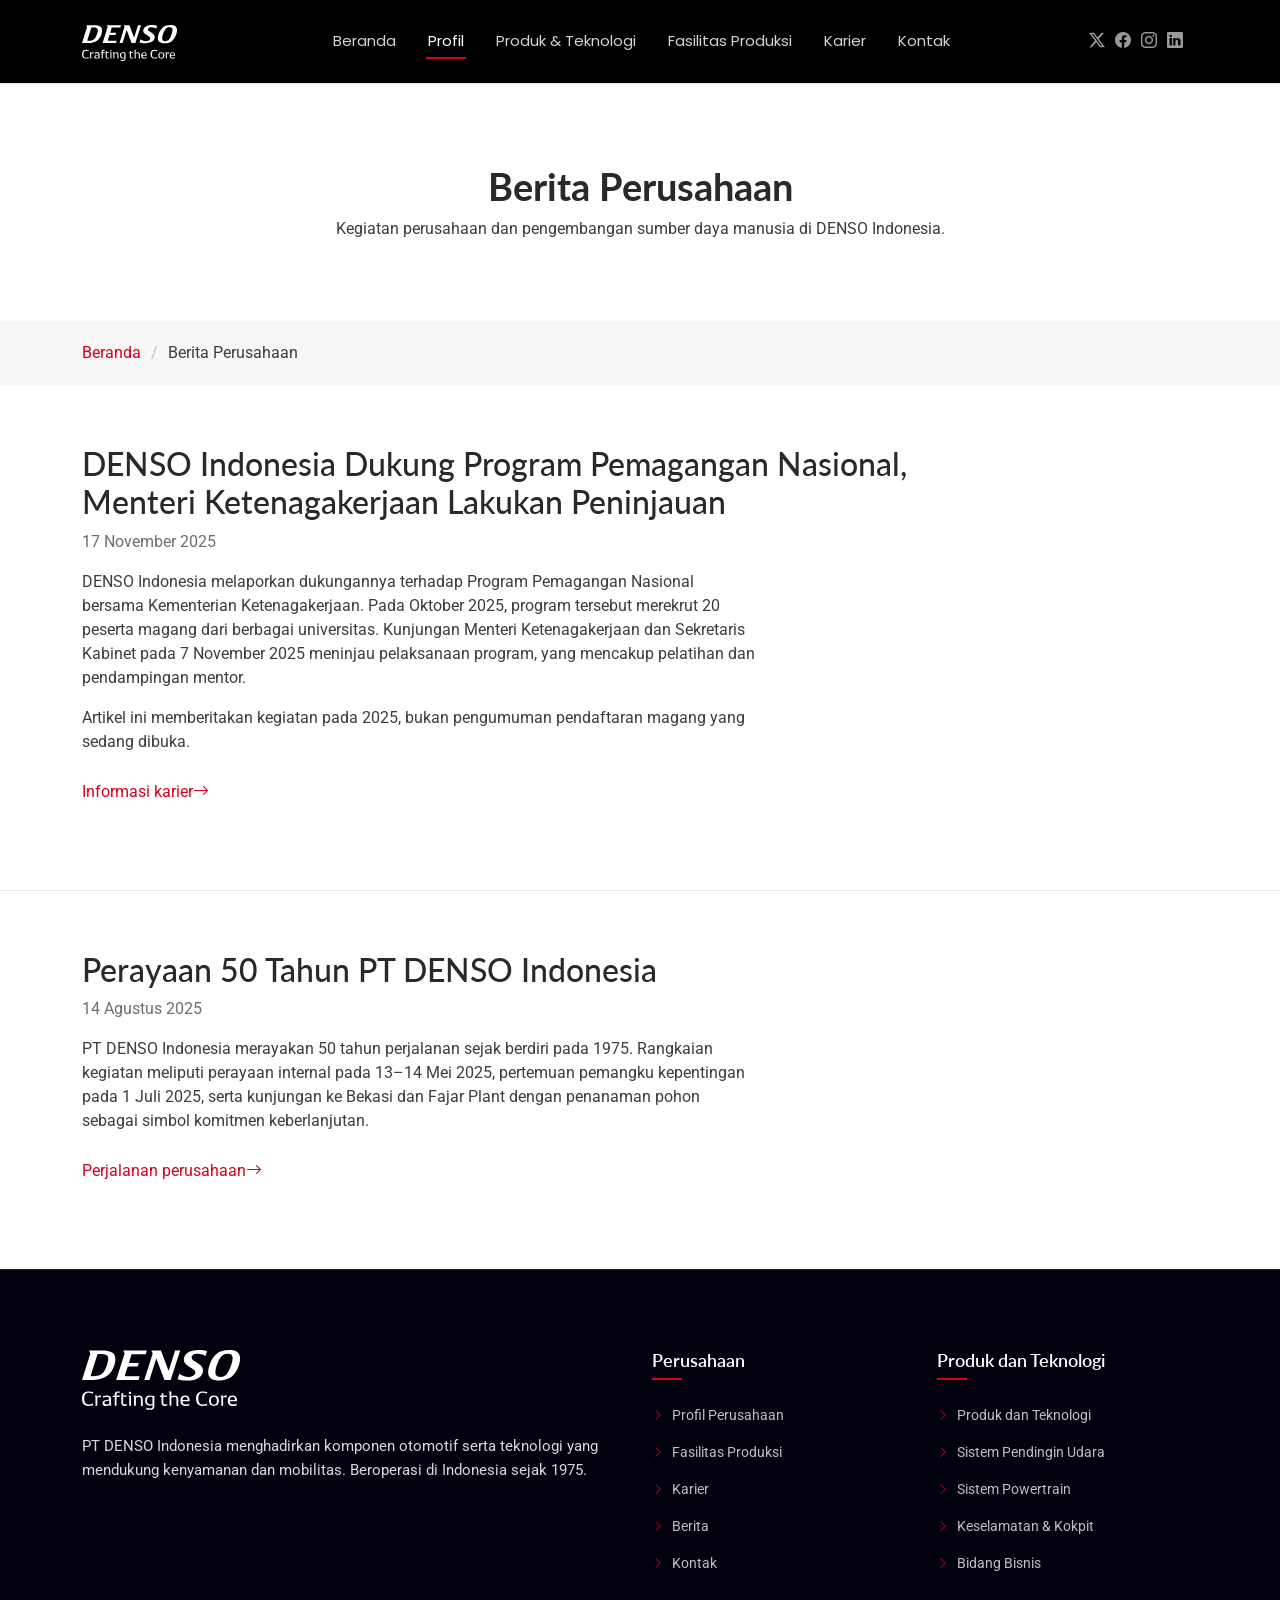
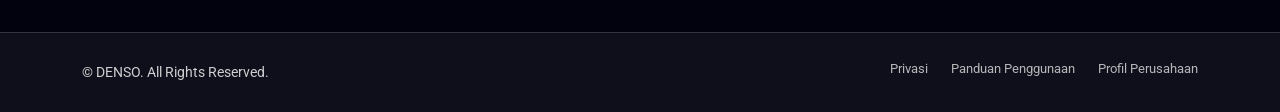
<file: news.html>
<!DOCTYPE html>
<html lang="id">

  <head>
    <meta charset="utf-8">
    <meta content="width=device-width, initial-scale=1.0" name="viewport">
    <title>Berita Perusahaan | DENSO</title>
    <meta
      content="Kenali PT DENSO Indonesia, produk dan teknologi otomotif, fasilitas produksi, pengembangan sumber daya manusia, dan informasi kontak."
      name="description">
    <meta content="DENSO Indonesia, komponen otomotif, teknologi, fasilitas produksi, karier" name="keywords">
    <!-- Favicons -->
    <link href="assets/denso/denso-logo.svg" rel="icon">
    <link href="assets/img/apple-touch-icon.png" rel="apple-touch-icon">
    <!-- Fonts -->
    <link href="https://fonts.googleapis.com" rel="preconnect">
    <link crossorigin="" href="https://fonts.gstatic.com" rel="preconnect">
    <link
      href="https://fonts.googleapis.com/css2?family=Roboto:ital,wght@0,100;0,300;0,400;0,500;0,700;0,900;1,100;1,300;1,400;1,500;1,700;1,900&amp;family=Lato:ital,wght@0,100;0,300;0,400;0,700;0,900;1,100;1,300;1,400;1,700;1,900&amp;family=Poppins:ital,wght@0,100;0,200;0,300;0,400;0,500;0,600;0,700;0,800;0,900;1,100;1,200;1,300;1,400;1,500;1,600;1,700;1,800;1,900&amp;display=swap"
      rel="stylesheet">
    <!-- Vendor CSS Files -->
    <link href="assets/vendor/bootstrap/css/bootstrap.min.css" rel="stylesheet">
    <link href="assets/vendor/bootstrap-icons/bootstrap-icons.css" rel="stylesheet">
    <link href="assets/vendor/aos/aos.css" rel="stylesheet">
    <link href="assets/vendor/glightbox/css/glightbox.min.css" rel="stylesheet">
    <link href="assets/vendor/swiper/swiper-bundle.min.css" rel="stylesheet">
    <!-- Main CSS File -->
    <link href="assets/css/main.css" rel="stylesheet">
    <link href="assets/css/site-adjustments.css" rel="stylesheet"><!-- =======================================================
  * Template Name: Creativo
  * Template URL: https://bootstrapmade.com/creativo-bootstrap-creative-agency-template/
  * Updated: Mar 23 2026 with Bootstrap v5.3.8
  * Author: BootstrapMade.com
  * License: https://bootstrapmade.com/license/
  ======================================================== -->
  </head>

  <body class="news-page">
    <header class="header d-flex align-items-center sticky-top" id="header">
      <div class="container position-relative d-flex align-items-center justify-content-between">
        <a class="logo d-flex align-items-center me-auto me-xl-0" href="index.html">
          <!-- Uncomment the line below if you also wish to use an image logo -->
          <!-- <img src="assets/img/logo.webp" alt=""> -->
          <h1 class="sitename"><img alt="DENSO Crafting the Core" height="36" src="assets/denso/denso-logo-white.svg"
              width="95"></h1>
        </a>
        <nav class="navmenu" id="navmenu">
          <ul>
            <li><a href="index.html#hero">Beranda</a></li>
            <li><a href="index.html#about" class="active">Profil</a></li>
            <li><a href="index.html#services">Produk &amp; Teknologi</a></li>
            <li><a href="index.html#portfolio">Fasilitas Produksi</a></li>
            <li><a href="index.html#team">Karier</a></li>
            <li><a href="index.html#contact">Kontak</a></li>
          </ul>
          <i class="mobile-nav-toggle d-xl-none bi bi-list"></i>
        </nav>
        <div class="header-social-links">
          <a aria-label="X / Twitter DENSO Europe" class="twitter" href="https://twitter.com/densoeurope"
            rel="noopener noreferrer" target="_blank" title="X / Twitter DENSO Europe"><i
              class="bi bi-twitter-x"></i></a>
          <a aria-label="Facebook DENSO Global" class="facebook" href="https://www.facebook.com/DENSOCorporation/"
            rel="noopener noreferrer" target="_blank" title="Facebook DENSO Global"><i class="bi bi-facebook"></i></a>
          <a aria-label="Instagram DENSO Indonesia" class="instagram"
            href="https://www.instagram.com/densoindonesia_official/" rel="noopener noreferrer" target="_blank"
            title="Instagram DENSO Indonesia"><i class="bi bi-instagram"></i></a>
          <a aria-label="LinkedIn DENSO (Amerika Utara)" class="linkedin" href="https://www.linkedin.com/company/denso"
            rel="noopener noreferrer" target="_blank" title="LinkedIn DENSO (Amerika Utara)"><i
              class="bi bi-linkedin"></i></a>
        </div>
      </div>
    </header>
    <main class="main">
      <div class="page-title">
        <div class="heading">
          <div class="container">
            <div class="row justify-content-center text-center">
              <div class="col-lg-9">
                <h1 class="heading-title">Berita Perusahaan</h1>
                <p class="mb-0">Kegiatan perusahaan dan pengembangan sumber daya manusia di DENSO Indonesia.</p>
              </div>
            </div>
          </div>
        </div>
        <nav class="breadcrumbs" aria-label="Lokasi halaman">
          <div class="container">
            <ol>
              <li><a href="index.html">Beranda</a></li>
              <li class="current">Berita Perusahaan</li>
            </ol>
          </div>
        </nav>
      </div>
      <section class="section content-page-section " id="pemagangan-nasional-2025">
        <div class="container">
          <div class="row">
            <div class="col-lg-10">
              <h2>DENSO Indonesia Dukung Program Pemagangan Nasional, Menteri Ketenagakerjaan Lakukan Peninjauan</h2>
              <div class="reading-copy"><time datetime="2025-11-17">17 November 2025</time>
                <p>DENSO Indonesia melaporkan dukungannya terhadap Program Pemagangan Nasional bersama Kementerian
                  Ketenagakerjaan. Pada Oktober 2025, program tersebut merekrut 20 peserta magang dari berbagai
                  universitas. Kunjungan Menteri Ketenagakerjaan dan Sekretaris Kabinet pada 7 November 2025 meninjau
                  pelaksanaan program, yang mencakup pelatihan dan pendampingan mentor.</p>
                <p>Artikel ini memberitakan kegiatan pada 2025, bukan pengumuman pendaftaran magang yang sedang dibuka.
                </p>
                <p class="section-links"><a href="careers.html#recruitment">Informasi karier <i
                      class="bi bi-arrow-right"></i></a></p>
              </div>
            </div>
          </div>
        </div>
      </section>
      <section class="section content-page-section " id="dnia-50-tahun-dnia-2025">
        <div class="container">
          <div class="row">
            <div class="col-lg-10">
              <h2>Perayaan 50 Tahun PT DENSO Indonesia</h2>
              <div class="reading-copy"><time datetime="2025-08-14">14 Agustus 2025</time>
                <p>PT DENSO Indonesia merayakan 50 tahun perjalanan sejak berdiri pada 1975. Rangkaian kegiatan meliputi
                  perayaan internal pada 13–14 Mei 2025, pertemuan pemangku kepentingan pada 1 Juli 2025, serta
                  kunjungan ke Bekasi dan Fajar Plant dengan penanaman pohon sebagai simbol komitmen keberlanjutan.</p>
                <p class="section-links"><a href="starter-page.html#company-history">Perjalanan perusahaan <i
                      class="bi bi-arrow-right"></i></a></p>
              </div>
            </div>
          </div>
        </div>
      </section>
    </main>
    <footer class="footer dark-background" id="footer">
      <div class="container">
        <div class="row gy-5">
          <div class="col-lg-6">
            <div class="footer-content">
              <a class="logo d-flex align-items-center mb-4" href="index.html">
                <span class="sitename"><img alt="DENSO Crafting the Core" height="60"
                    src="assets/denso/denso-logo-white.svg" width="158"></span>
              </a>
              <p class="mb-4">PT DENSO Indonesia menghadirkan komponen otomotif serta teknologi yang mendukung
                kenyamanan dan mobilitas. Beroperasi di Indonesia sejak 1975.</p>

            </div>
          </div>
          <div class="col-lg-3 col-6">
            <div class="footer-links">
              <h4>Perusahaan</h4>
              <ul>
                <li><a href="starter-page.html"><i class="bi bi-chevron-right"></i> Profil Perusahaan</a></li>
                <li><a href="portfolio-details.html"><i class="bi bi-chevron-right"></i> Fasilitas Produksi</a></li>
                <li><a href="careers.html#development"><i class="bi bi-chevron-right"></i> Karier</a></li>
                <li><a href="news.html"><i class="bi bi-chevron-right"></i> Berita</a></li>
                <li><a href="index.html#contact"><i class="bi bi-chevron-right"></i> Kontak</a></li>
              </ul>
            </div>
          </div>
          <div class="col-lg-3 col-6">
            <div class="footer-links">
              <h4>Produk dan Teknologi</h4>
              <ul>
                <li><a href="service-details.html"><i class="bi bi-chevron-right"></i> Produk dan Teknologi</a></li>
                <li><a href="service-details.html#airconditioning"><i class="bi bi-chevron-right"></i> Sistem Pendingin
                    Udara</a></li>
                <li><a href="service-details.html#powertrain"><i class="bi bi-chevron-right"></i> Sistem Powertrain</a>
                </li>
                <li><a href="service-details.html#safety-cockpit"><i class="bi bi-chevron-right"></i> Keselamatan &amp;
                    Kokpit</a></li>
                <li><a href="service-details.html"><i class="bi bi-chevron-right"></i> Bidang Bisnis</a></li>
              </ul>
            </div>
          </div>

        </div>
      </div>
      <div class="footer-bottom">
        <div class="container">
          <div class="row align-items-center">
            <div class="col-lg-6">
              <div class="copyright">
                <p>© DENSO. All Rights Reserved.</p>
              </div>
            </div>
            <div class="col-lg-6">
              <div class="footer-bottom-links">
                <a href="privacy.html"> Privasi</a>
                <a href="terms.html"> Panduan Penggunaan</a>
                <a href="starter-page.html">Profil Perusahaan</a>
              </div>
              <!-- Template: Creativo by BootstrapMade. License: https://bootstrapmade.com/license/ -->
            </div>
          </div>
        </div>
      </div>
    </footer>
    <!-- Hidden compatibility hook for the unchanged template script. -->
    <span class="scroll-top" hidden aria-hidden="true"></span>
    <!-- Preloader -->
    <div id="preloader"></div>
    <!-- Vendor JS Files -->
    <script src="assets/vendor/bootstrap/js/bootstrap.bundle.min.js"></script>
    <script src="assets/vendor/aos/aos.js"></script>
    <script src="assets/vendor/purecounter/purecounter_vanilla.js"></script>
    <script src="assets/vendor/imagesloaded/imagesloaded.pkgd.min.js"></script>
    <script src="assets/vendor/isotope-layout/isotope.pkgd.min.js"></script>
    <script src="assets/vendor/glightbox/js/glightbox.min.js"></script>
    <script src="assets/vendor/swiper/swiper-bundle.min.js"></script>
    <!-- Main JS File -->
    <script src="assets/js/main.js"></script>
  </body>

</html>
</file>
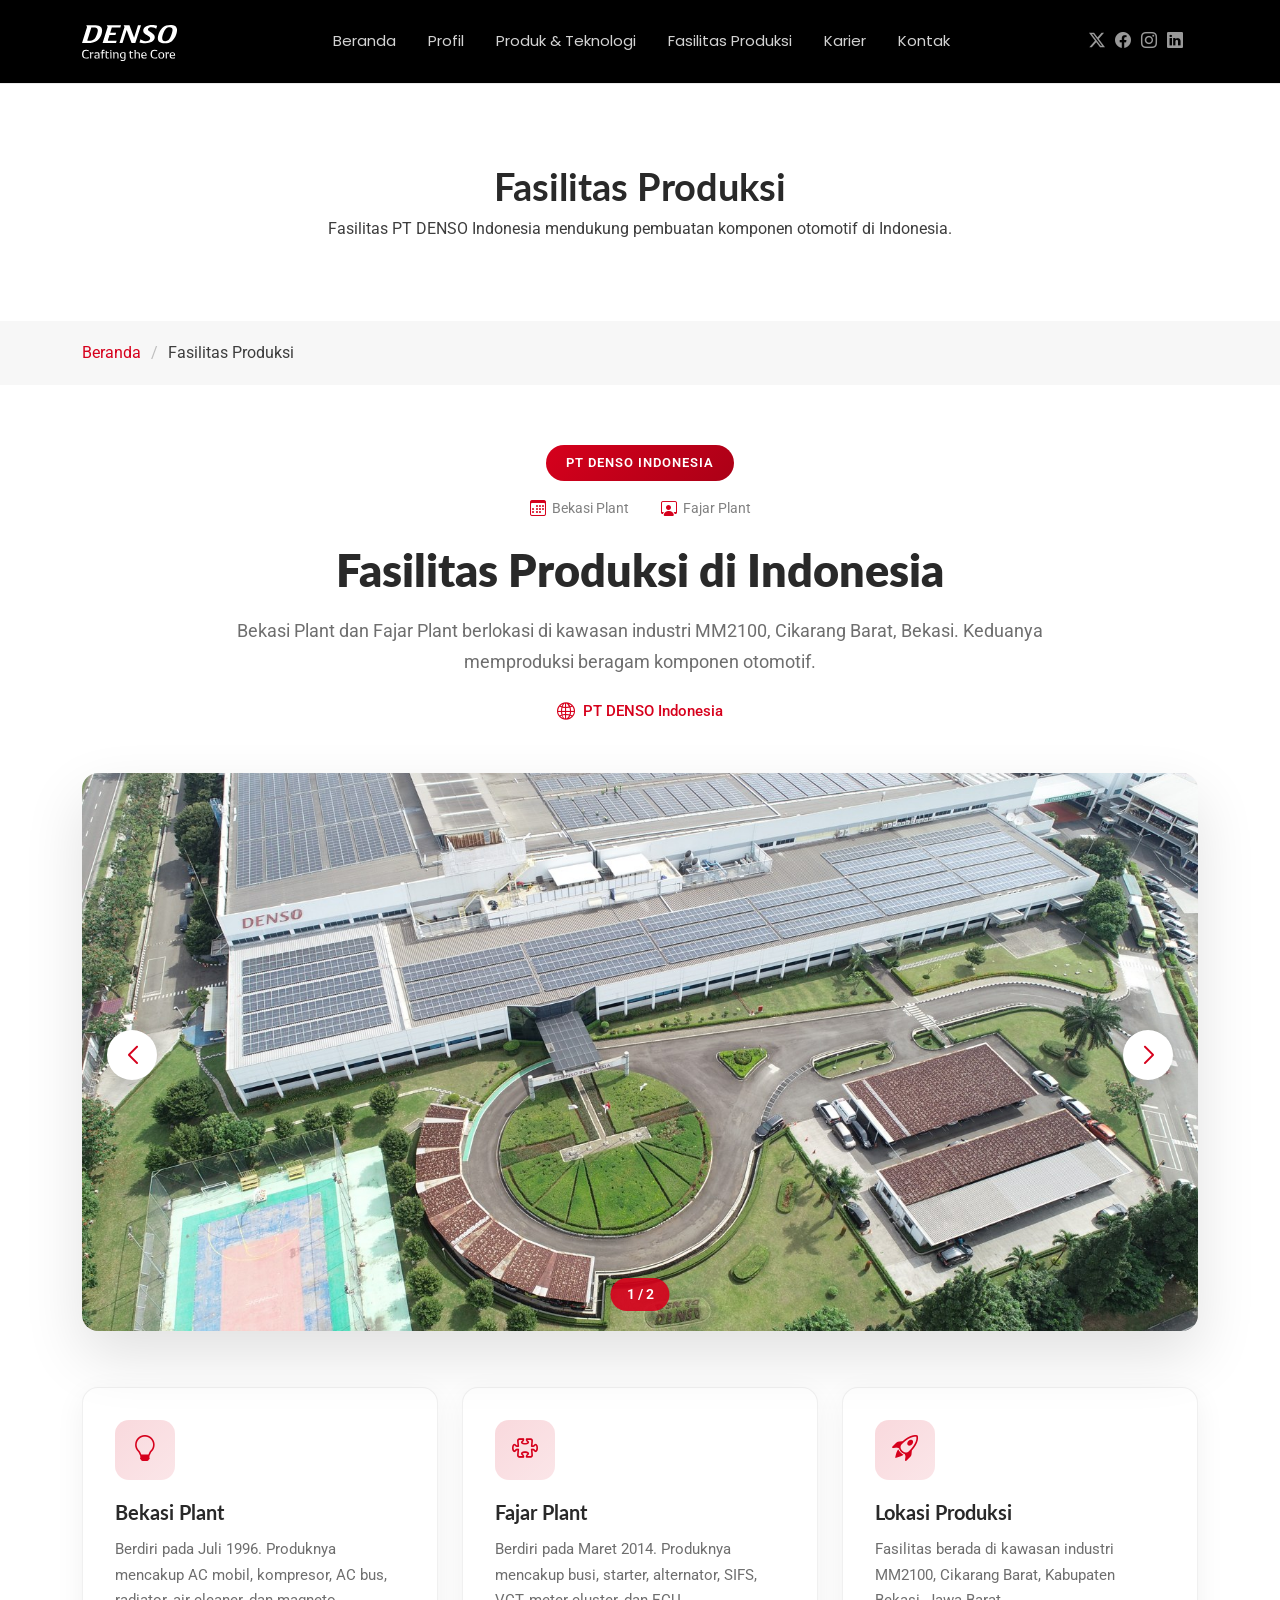
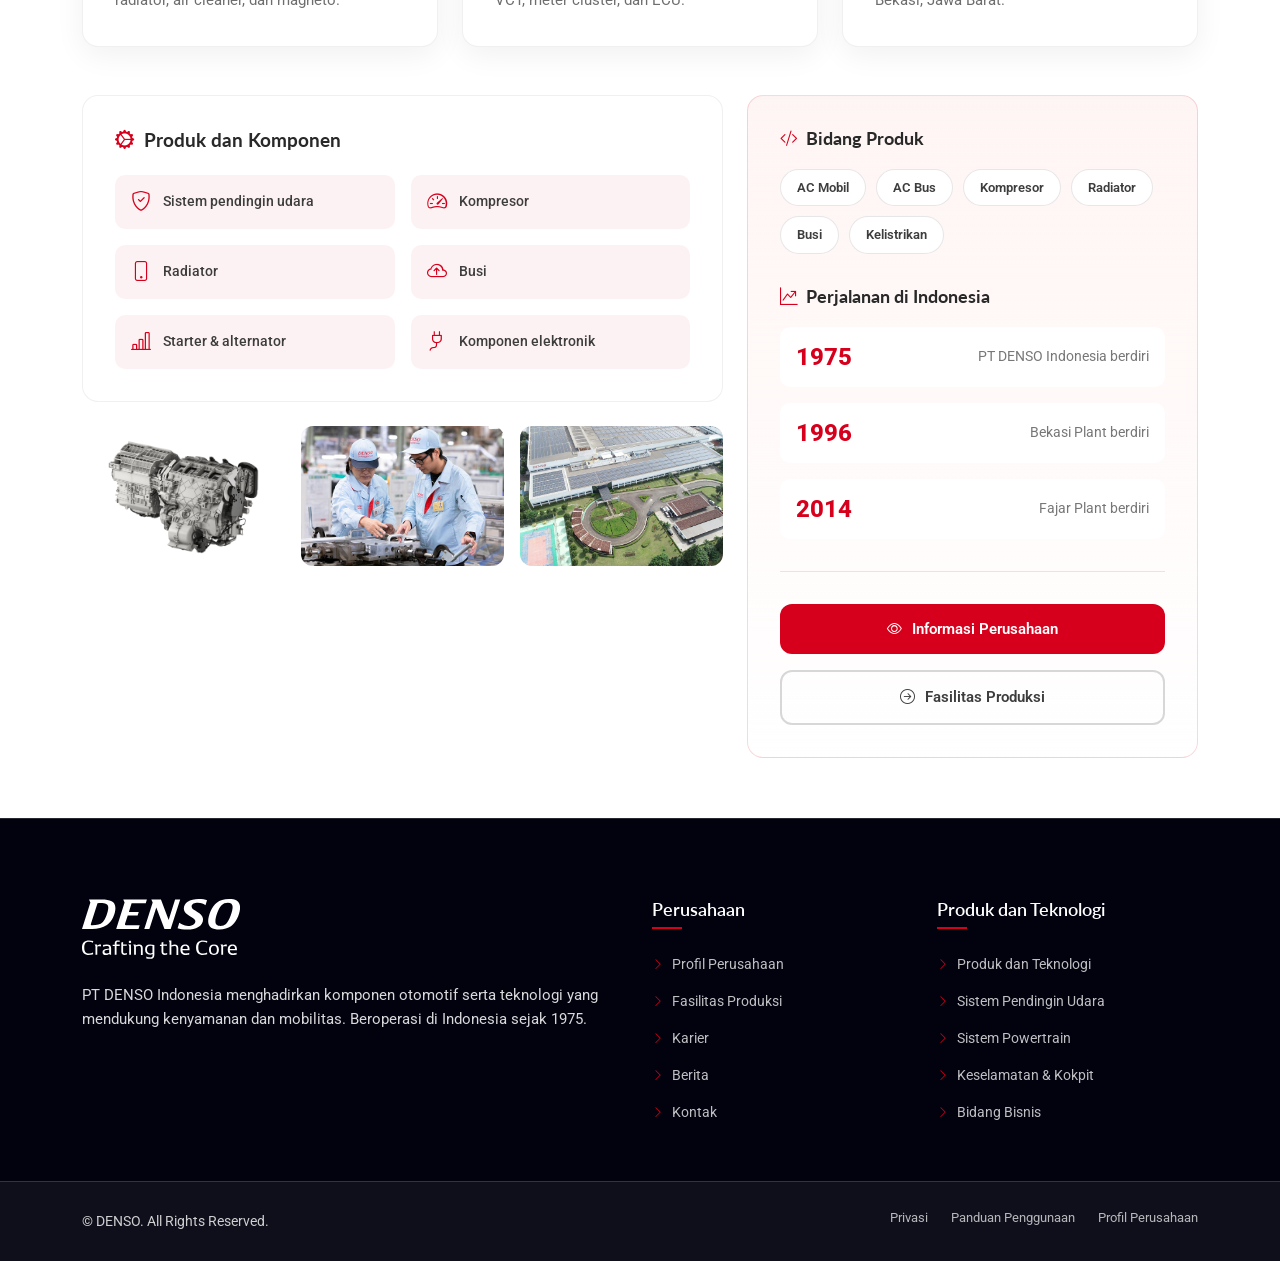
<file: portfolio-details.html>
<!DOCTYPE html>
<html lang="id">

  <head>
    <meta charset="utf-8">
    <meta content="width=device-width, initial-scale=1.0" name="viewport">
    <title>Fasilitas Produksi | PT DENSO Indonesia</title>
    <meta
      content="Kenali PT DENSO Indonesia, produk dan teknologi otomotif, fasilitas produksi, pengembangan sumber daya manusia, dan informasi kontak."
      name="description">
    <meta content="DENSO Indonesia, komponen otomotif, teknologi, fasilitas produksi, karier" name="keywords">
    <!-- Favicons -->
    <link href="assets/denso/denso-logo.svg" rel="icon">
    <link href="assets/img/apple-touch-icon.png" rel="apple-touch-icon">
    <!-- Fonts -->
    <link href="https://fonts.googleapis.com" rel="preconnect">
    <link crossorigin="" href="https://fonts.gstatic.com" rel="preconnect">
    <link
      href="https://fonts.googleapis.com/css2?family=Roboto:ital,wght@0,100;0,300;0,400;0,500;0,700;0,900;1,100;1,300;1,400;1,500;1,700;1,900&amp;family=Lato:ital,wght@0,100;0,300;0,400;0,700;0,900;1,100;1,300;1,400;1,700;1,900&amp;family=Poppins:ital,wght@0,100;0,200;0,300;0,400;0,500;0,600;0,700;0,800;0,900;1,100;1,200;1,300;1,400;1,500;1,600;1,700;1,800;1,900&amp;display=swap"
      rel="stylesheet">
    <!-- Vendor CSS Files -->
    <link href="assets/vendor/bootstrap/css/bootstrap.min.css" rel="stylesheet">
    <link href="assets/vendor/bootstrap-icons/bootstrap-icons.css" rel="stylesheet">
    <link href="assets/vendor/aos/aos.css" rel="stylesheet">
    <link href="assets/vendor/glightbox/css/glightbox.min.css" rel="stylesheet">
    <link href="assets/vendor/swiper/swiper-bundle.min.css" rel="stylesheet">
    <!-- Main CSS File -->
    <link href="assets/css/main.css" rel="stylesheet">
    <link href="assets/css/site-adjustments.css" rel="stylesheet"><!-- =======================================================
  * Template Name: Creativo
  * Template URL: https://bootstrapmade.com/creativo-bootstrap-creative-agency-template/
  * Updated: Mar 23 2026 with Bootstrap v5.3.8
  * Author: BootstrapMade.com
  * License: https://bootstrapmade.com/license/
  ======================================================== -->
  </head>

  <body class="portfolio-details-page">
    <header class="header d-flex align-items-center sticky-top" id="header">
      <div class="container position-relative d-flex align-items-center justify-content-between">
        <a class="logo d-flex align-items-center me-auto me-xl-0" href="index.html">
          <!-- Uncomment the line below if you also wish to use an image logo -->
          <!-- <img src="assets/img/logo.webp" alt=""> -->
          <h1 class="sitename"><img alt="DENSO Crafting the Core" height="36" src="assets/denso/denso-logo-white.svg"
              width="95"></h1>
        </a>
        <nav class="navmenu" id="navmenu">
          <ul>
            <li><a href="index.html#hero">Beranda</a></li>
            <li><a href="index.html#about">Profil</a></li>
            <li><a href="index.html#services">Produk &amp; Teknologi</a></li>
            <li><a href="index.html#portfolio">Fasilitas Produksi</a></li>
            <li><a href="index.html#team">Karier</a></li>
            <li><a href="index.html#contact">Kontak</a></li>
          </ul>
          <i class="mobile-nav-toggle d-xl-none bi bi-list"></i>
        </nav>
        <div class="header-social-links">
          <a aria-label="X / Twitter DENSO Europe" class="twitter" href="https://twitter.com/densoeurope"
            rel="noopener noreferrer" target="_blank" title="X / Twitter DENSO Europe"><i
              class="bi bi-twitter-x"></i></a>
          <a aria-label="Facebook DENSO Global" class="facebook" href="https://www.facebook.com/DENSOCorporation/"
            rel="noopener noreferrer" target="_blank" title="Facebook DENSO Global"><i class="bi bi-facebook"></i></a>
          <a aria-label="Instagram DENSO Indonesia" class="instagram"
            href="https://www.instagram.com/densoindonesia_official/" rel="noopener noreferrer" target="_blank"
            title="Instagram DENSO Indonesia"><i class="bi bi-instagram"></i></a>
          <a aria-label="LinkedIn DENSO (Amerika Utara)" class="linkedin" href="https://www.linkedin.com/company/denso"
            rel="noopener noreferrer" target="_blank" title="LinkedIn DENSO (Amerika Utara)"><i
              class="bi bi-linkedin"></i></a>
        </div>
      </div>
    </header>
    <main class="main">
      <!-- Page Title -->
      <div class="page-title">
        <div class="heading">
          <div class="container">
            <div class="row d-flex justify-content-center text-center">
              <div class="col-lg-8">
                <h1 class="heading-title">Fasilitas Produksi</h1>
                <p class="mb-0">Fasilitas PT DENSO Indonesia mendukung pembuatan komponen otomotif di Indonesia.</p>
              </div>
            </div>
          </div>
        </div>
        <nav class="breadcrumbs">
          <div class="container">
            <ol>
              <li><a href="index.html"> Beranda</a></li>
              <li class="current">Fasilitas Produksi</li>
            </ol>
          </div>
        </nav>
      </div><!-- End Page Title -->
      <!-- Portfolio Details Section -->
      <section class="portfolio-details section" id="portfolio-details">
        <div class="container" data-aos="fade-up" data-aos-delay="100">
          <div class="project-header" data-aos="fade-down" data-aos-delay="100">
            <div class="header-meta">
              <span class="category-tag">PT DENSO Indonesia</span>
              <div class="project-info">
                <span><i class="bi bi-calendar3"></i> Bekasi Plant</span>
                <span><i class="bi bi-person-workspace"></i> Fajar Plant</span>
              </div>
            </div>
            <h2 class="main-title">Fasilitas Produksi di Indonesia</h2>
            <p class="subtitle">Bekasi Plant dan Fajar Plant berlokasi di kawasan industri MM2100, Cikarang Barat,
              Bekasi. Keduanya memproduksi beragam komponen otomotif.</p>
            <div class="project-link">
              <a href="starter-page.html"><i class="bi bi-globe2"></i> PT DENSO Indonesia</a>
            </div>
          </div>
          <div class="gallery-showcase" data-aos="zoom-in" data-aos-delay="200">
            <div class="showcase-slider swiper init-swiper">
              <script class="swiper-config" type="application/json">
              {
                "loop": true,
                "speed": 800,
                "autoplay": {
                  "delay": 5000
                },
                "effect": "fade",
                "fadeEffect": {
                  "crossFade": true
                },
                "slidesPerView": 1,
                "pagination": {
                  "el": ".swiper-pagination",
                  "type": "fraction"
                },
                "navigation": {
                  "nextEl": ".swiper-button-next",
                  "prevEl": ".swiper-button-prev"
                }
              }
            </script>
              <div class="swiper-wrapper">
                <div class="swiper-slide">
                  <img alt="Bekasi Plant PT DENSO Indonesia, foto pada profil resmi perusahaan" class="img-fluid"
                    height="900" src="assets/denso/denso-plant-bekasi-web.jpg" width="1600">
                </div>
                <div class="swiper-slide">
                  <img alt="Fajar Plant PT DENSO Indonesia, foto pada profil resmi perusahaan" class="img-fluid"
                    height="900" src="assets/denso/denso-plant-fajar-web.jpg" width="1600">
                </div>

              </div>
              <div class="swiper-pagination"></div>
              <div class="swiper-button-prev"></div>
              <div class="swiper-button-next"></div>
            </div>
          </div>
          <div class="row g-4 content-section">
            <div class="col-lg-4" data-aos="fade-up" data-aos-delay="100">
              <div class="info-card" id="bekasi">
                <div class="card-icon">
                  <i class="bi bi-lightbulb"></i>
                </div>
                <h3>Bekasi Plant</h3>
                <p>Berdiri pada Juli 1996. Produknya mencakup AC mobil, kompresor, AC bus, radiator, air cleaner, dan
                  magneto.</p>
              </div>
            </div>
            <div class="col-lg-4" data-aos="fade-up" data-aos-delay="200">
              <div class="info-card" id="fajar">
                <div class="card-icon">
                  <i class="bi bi-puzzle"></i>
                </div>
                <h3>Fajar Plant</h3>
                <p>Berdiri pada Maret 2014. Produknya mencakup busi, starter, alternator, SIFS, VCT, meter cluster, dan
                  ECU.</p>
              </div>
            </div>
            <div class="col-lg-4" data-aos="fade-up" data-aos-delay="300">
              <div class="info-card" id="lokasi">
                <div class="card-icon">
                  <i class="bi bi-rocket-takeoff"></i>
                </div>
                <h3>Lokasi Produksi</h3>
                <p>Fasilitas berada di kawasan industri MM2100, Cikarang Barat, Kabupaten Bekasi, Jawa Barat.</p>
              </div>
            </div>
          </div>
          <div class="row g-4 details-row">
            <div class="col-lg-7" data-aos="fade-right" data-aos-delay="100">
              <div class="features-block">
                <h3><i class="bi bi-gear-wide-connected"></i> Produk dan Komponen</h3>
                <div class="features-grid">
                  <div class="feature-item">
                    <i class="bi bi-shield-check"></i>
                    <span>Sistem pendingin udara</span>
                  </div>
                  <div class="feature-item">
                    <i class="bi bi-speedometer2"></i>
                    <span>Kompresor</span>
                  </div>
                  <div class="feature-item">
                    <i class="bi bi-phone"></i>
                    <span>Radiator</span>
                  </div>
                  <div class="feature-item">
                    <i class="bi bi-cloud-arrow-up"></i>
                    <span>Busi</span>
                  </div>
                  <div class="feature-item">
                    <i class="bi bi-bar-chart-line"></i>
                    <span>Starter &amp; alternator</span>
                  </div>
                  <div class="feature-item">
                    <i class="bi bi-plug"></i>
                    <span>Komponen elektronik</span>
                  </div>
                </div>
              </div>
              <div class="gallery-grid" data-aos="fade-up" data-aos-delay="200">
                <a class="glightbox gallery-item" href="assets/denso/denso-product-hvac.png">
                  <img alt="Unit HVAC DENSO, gambar produk pada situs resmi DENSO" class="img-fluid" height="1000"
                    loading="lazy" src="assets/denso/denso-product-hvac.png" width="1000">
                  <div class="overlay"><i class="bi bi-zoom-in"></i></div>
                </a>
                <a class="glightbox gallery-item" href="assets/denso/denso-development.jpg">
                  <img alt="Pengembangan kemampuan karyawan dari situs resmi DENSO" class="img-fluid" height="394"
                    loading="lazy" src="assets/denso/denso-development.jpg" width="524">
                  <div class="overlay"><i class="bi bi-zoom-in"></i></div>
                </a>
                <a class="glightbox gallery-item" href="assets/denso/denso-plant-bekasi-web.jpg">
                  <img alt="Bekasi Plant PT DENSO Indonesia, foto pada profil resmi perusahaan" class="img-fluid"
                    height="900" loading="lazy" src="assets/denso/denso-plant-bekasi-web.jpg" width="1600">
                  <div class="overlay"><i class="bi bi-zoom-in"></i></div>
                </a>
              </div>
            </div>
            <div class="col-lg-5" data-aos="fade-left" data-aos-delay="100">
              <div class="sidebar-content">
                <div class="tech-section">
                  <h4><i class="bi bi-code-slash"></i> Bidang Produk</h4>
                  <div class="tech-tags">
                    <span>AC Mobil</span>
                    <span>AC Bus</span>
                    <span>Kompresor</span>
                    <span>Radiator</span>
                    <span>Busi</span>
                    <span>Kelistrikan</span>
                  </div>
                </div>
                <div class="stats-section">
                  <h4><i class="bi bi-graph-up-arrow"></i> Perjalanan di Indonesia</h4>
                  <div class="stats-list">
                    <div class="stat-item">
                      <span class="stat-value">1975</span>
                      <span class="stat-label">PT DENSO Indonesia berdiri</span>
                    </div>
                    <div class="stat-item">
                      <span class="stat-value">1996</span>
                      <span class="stat-label">Bekasi Plant berdiri</span>
                    </div>
                    <div class="stat-item">
                      <span class="stat-value">2014</span>
                      <span class="stat-label">Fajar Plant berdiri</span>
                    </div>
                  </div>
                </div>
                <div class="action-buttons">
                  <a class="btn-primary-action" href="starter-page.html"><i class="bi bi-eye"></i> Informasi
                    Perusahaan</a>
                  <a class="btn-secondary-action" href="index.html#portfolio"><i class="bi bi-arrow-right-circle"></i>
                    Fasilitas Produksi</a>
                </div>
              </div>
            </div>
          </div>
        </div>
      </section><!-- /Portfolio Details Section -->
    </main>
    <footer class="footer dark-background" id="footer">
      <div class="container">
        <div class="row gy-5">
          <div class="col-lg-6">
            <div class="footer-content">
              <a class="logo d-flex align-items-center mb-4" href="index.html">
                <span class="sitename"><img alt="DENSO Crafting the Core" height="60"
                    src="assets/denso/denso-logo-white.svg" width="158"></span>
              </a>
              <p class="mb-4">PT DENSO Indonesia menghadirkan komponen otomotif serta teknologi yang mendukung
                kenyamanan dan mobilitas. Beroperasi di Indonesia sejak 1975.</p>

            </div>
          </div>
          <div class="col-lg-3 col-6">
            <div class="footer-links">
              <h4>Perusahaan</h4>
              <ul>
                <li><a href="starter-page.html"><i class="bi bi-chevron-right"></i> Profil Perusahaan</a></li>
                <li><a href="portfolio-details.html"><i class="bi bi-chevron-right"></i> Fasilitas Produksi</a></li>
                <li><a href="careers.html#development"><i class="bi bi-chevron-right"></i> Karier</a></li>
                <li><a href="news.html"><i class="bi bi-chevron-right"></i> Berita</a></li>
                <li><a href="index.html#contact"><i class="bi bi-chevron-right"></i> Kontak</a></li>
              </ul>
            </div>
          </div>
          <div class="col-lg-3 col-6">
            <div class="footer-links">
              <h4>Produk dan Teknologi</h4>
              <ul>
                <li><a href="service-details.html"><i class="bi bi-chevron-right"></i> Produk dan Teknologi</a></li>
                <li><a href="service-details.html#airconditioning"><i class="bi bi-chevron-right"></i> Sistem Pendingin
                    Udara</a></li>
                <li><a href="service-details.html#powertrain"><i class="bi bi-chevron-right"></i> Sistem Powertrain</a>
                </li>
                <li><a href="service-details.html#safety-cockpit"><i class="bi bi-chevron-right"></i> Keselamatan &amp;
                    Kokpit</a></li>
                <li><a href="service-details.html"><i class="bi bi-chevron-right"></i> Bidang Bisnis</a></li>
              </ul>
            </div>
          </div>

        </div>
      </div>
      <div class="footer-bottom">
        <div class="container">
          <div class="row align-items-center">
            <div class="col-lg-6">
              <div class="copyright">
                <p>© DENSO. All Rights Reserved.</p>
              </div>
            </div>
            <div class="col-lg-6">
              <div class="footer-bottom-links">
                <a href="privacy.html"> Privasi</a>
                <a href="terms.html"> Panduan Penggunaan</a>
                <a href="starter-page.html">Profil Perusahaan</a>
              </div>
              <!-- Template: Creativo by BootstrapMade. License: https://bootstrapmade.com/license/ -->
            </div>
          </div>
        </div>
      </div>
    </footer>
    <!-- Hidden compatibility hook for the unchanged template script. -->
    <span class="scroll-top" hidden aria-hidden="true"></span>
    <!-- Preloader -->
    <div id="preloader"></div>
    <!-- Vendor JS Files -->
    <script src="assets/vendor/bootstrap/js/bootstrap.bundle.min.js"></script>
    <script src="assets/vendor/aos/aos.js"></script>
    <script src="assets/vendor/purecounter/purecounter_vanilla.js"></script>
    <script src="assets/vendor/imagesloaded/imagesloaded.pkgd.min.js"></script>
    <script src="assets/vendor/isotope-layout/isotope.pkgd.min.js"></script>
    <script src="assets/vendor/glightbox/js/glightbox.min.js"></script>
    <script src="assets/vendor/swiper/swiper-bundle.min.js"></script>
    <!-- Main JS File -->
    <script src="assets/js/main.js"></script>
  </body>

</html>
</file>
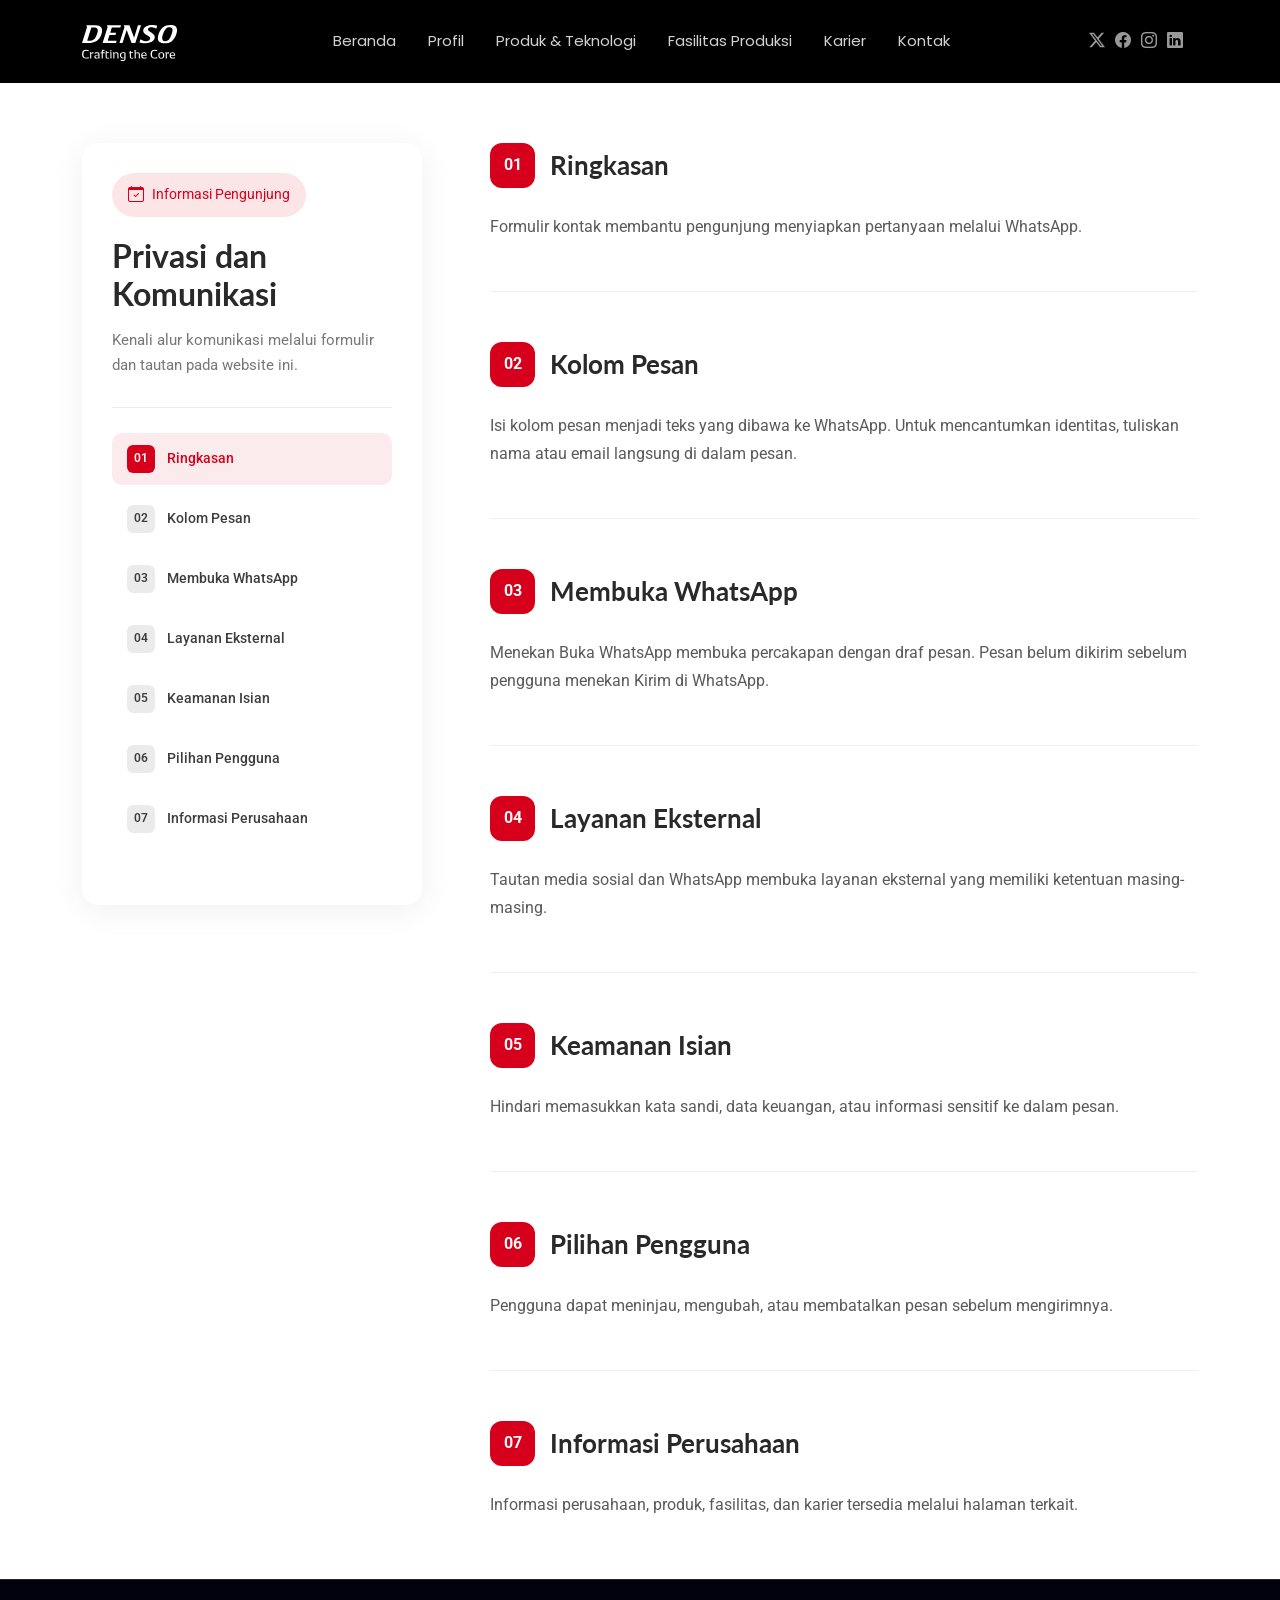
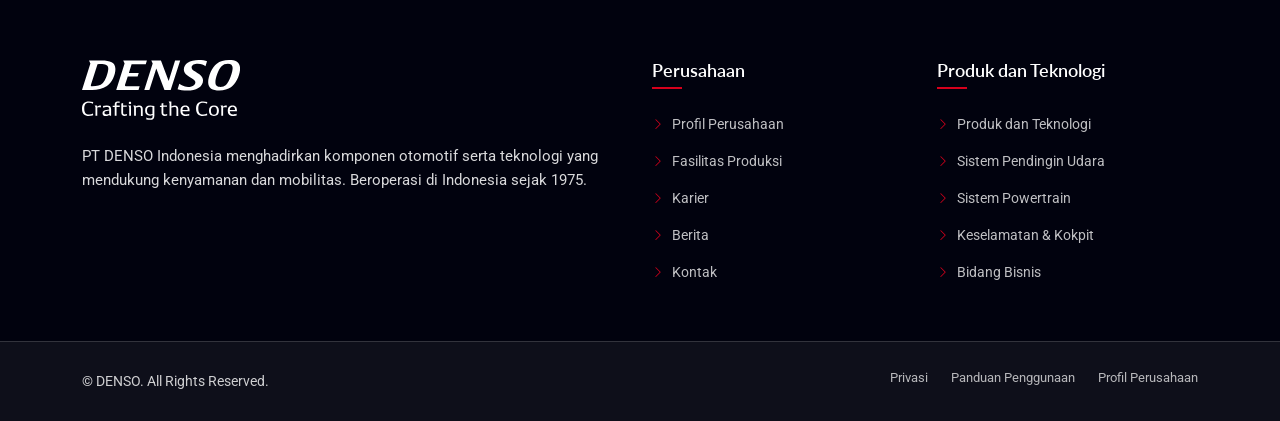
<file: privacy.html>
<!DOCTYPE html>
<html lang="id">

  <head>
    <meta charset="utf-8">
    <meta content="width=device-width, initial-scale=1.0" name="viewport">
    <title>Privasi dan Komunikasi | DENSO</title>
    <meta
      content="Kenali PT DENSO Indonesia, produk dan teknologi otomotif, fasilitas produksi, pengembangan sumber daya manusia, dan informasi kontak."
      name="description">
    <meta content="DENSO Indonesia, komponen otomotif, teknologi, fasilitas produksi, karier" name="keywords">
    <!-- Favicons -->
    <link href="assets/denso/denso-logo.svg" rel="icon">
    <link href="assets/img/apple-touch-icon.png" rel="apple-touch-icon">
    <!-- Fonts -->
    <link href="https://fonts.googleapis.com" rel="preconnect">
    <link crossorigin="" href="https://fonts.gstatic.com" rel="preconnect">
    <link
      href="https://fonts.googleapis.com/css2?family=Roboto:ital,wght@0,100;0,300;0,400;0,500;0,700;0,900;1,100;1,300;1,400;1,500;1,700;1,900&amp;family=Lato:ital,wght@0,100;0,300;0,400;0,700;0,900;1,100;1,300;1,400;1,700;1,900&amp;family=Poppins:ital,wght@0,100;0,200;0,300;0,400;0,500;0,600;0,700;0,800;0,900;1,100;1,200;1,300;1,400;1,500;1,600;1,700;1,800;1,900&amp;display=swap"
      rel="stylesheet">
    <!-- Vendor CSS Files -->
    <link href="assets/vendor/bootstrap/css/bootstrap.min.css" rel="stylesheet">
    <link href="assets/vendor/bootstrap-icons/bootstrap-icons.css" rel="stylesheet">
    <link href="assets/vendor/aos/aos.css" rel="stylesheet">
    <link href="assets/vendor/glightbox/css/glightbox.min.css" rel="stylesheet">
    <link href="assets/vendor/swiper/swiper-bundle.min.css" rel="stylesheet">
    <!-- Main CSS File -->
    <link href="assets/css/main.css" rel="stylesheet">
    <link href="assets/css/site-adjustments.css" rel="stylesheet"><!-- =======================================================
  * Template Name: Creativo
  * Template URL: https://bootstrapmade.com/creativo-bootstrap-creative-agency-template/
  * Updated: Mar 23 2026 with Bootstrap v5.3.8
  * Author: BootstrapMade.com
  * License: https://bootstrapmade.com/license/
  ======================================================== -->
  </head>

  <body class="privacy-page">
    <header class="header d-flex align-items-center sticky-top" id="header">
      <div class="container position-relative d-flex align-items-center justify-content-between">
        <a class="logo d-flex align-items-center me-auto me-xl-0" href="index.html">
          <!-- Uncomment the line below if you also wish to use an image logo -->
          <!-- <img src="assets/img/logo.webp" alt=""> -->
          <h1 class="sitename"><img alt="DENSO Crafting the Core" height="36" src="assets/denso/denso-logo-white.svg"
              width="95"></h1>
        </a>
        <nav class="navmenu" id="navmenu">
          <ul>
            <li><a href="index.html#hero">Beranda</a></li>
            <li><a href="index.html#about">Profil</a></li>
            <li><a href="index.html#services">Produk &amp; Teknologi</a></li>
            <li><a href="index.html#portfolio">Fasilitas Produksi</a></li>
            <li><a href="index.html#team">Karier</a></li>
            <li><a href="index.html#contact">Kontak</a></li>
          </ul>
          <i class="mobile-nav-toggle d-xl-none bi bi-list"></i>
        </nav>
        <div class="header-social-links">
          <a aria-label="X / Twitter DENSO Europe" class="twitter" href="https://twitter.com/densoeurope"
            rel="noopener noreferrer" target="_blank" title="X / Twitter DENSO Europe"><i
              class="bi bi-twitter-x"></i></a>
          <a aria-label="Facebook DENSO Global" class="facebook" href="https://www.facebook.com/DENSOCorporation/"
            rel="noopener noreferrer" target="_blank" title="Facebook DENSO Global"><i class="bi bi-facebook"></i></a>
          <a aria-label="Instagram DENSO Indonesia" class="instagram"
            href="https://www.instagram.com/densoindonesia_official/" rel="noopener noreferrer" target="_blank"
            title="Instagram DENSO Indonesia"><i class="bi bi-instagram"></i></a>
          <a aria-label="LinkedIn DENSO (Amerika Utara)" class="linkedin" href="https://www.linkedin.com/company/denso"
            rel="noopener noreferrer" target="_blank" title="LinkedIn DENSO (Amerika Utara)"><i
              class="bi bi-linkedin"></i></a>
        </div>
      </div>
    </header>
    <main class="main">
      <!-- Privacy Section -->
      <section class="privacy section" id="privacy">
        <div class="container">
          <!-- Two Column Layout -->
          <div class="row g-5">
            <!-- Sidebar Navigation -->
            <div class="col-lg-4" data-aos="fade-right" data-aos-delay="150">
              <div class="policy-sidebar">
                <div class="effective-badge">
                  <i class="bi bi-calendar-check"></i>
                  <span>Informasi Pengunjung</span>
                </div>
                <h1>Privasi dan Komunikasi</h1>
                <p class="sidebar-intro">Kenali alur komunikasi melalui formulir dan tautan pada website ini.</p>
                <nav class="policy-nav">
                  <a class="nav-link" href="#overview">
                    <span class="nav-number">01</span>
                    <span class="nav-text">Ringkasan</span>
                  </a>
                  <a class="nav-link" href="#data-collection">
                    <span class="nav-number">02</span>
                    <span class="nav-text">Kolom Pesan</span>
                  </a>
                  <a class="nav-link" href="#usage">
                    <span class="nav-number">03</span>
                    <span class="nav-text">Membuka WhatsApp</span>
                  </a>
                  <a class="nav-link" href="#sharing">
                    <span class="nav-number">04</span>
                    <span class="nav-text">Layanan Eksternal</span>
                  </a>
                  <a class="nav-link" href="#security">
                    <span class="nav-number">05</span>
                    <span class="nav-text">Keamanan Isian</span>
                  </a>
                  <a class="nav-link" href="#rights">
                    <span class="nav-number">06</span>
                    <span class="nav-text">Pilihan Pengguna</span>
                  </a>
                  <a class="nav-link" href="#updates">
                    <span class="nav-number">07</span>
                    <span class="nav-text">Informasi Perusahaan</span>
                  </a>
                </nav>

              </div>
            </div><!-- End Sidebar -->
            <!-- Main Content -->
            <div class="col-lg-8">
              <div class="policy-content">
                <!-- Overview Section -->
                <article class="policy-section" id="overview">
                  <div class="section-header">
                    <span class="section-number">01</span>
                    <h2>Ringkasan</h2>
                  </div>
                  <div class="section-body">
                    <p>Formulir kontak membantu pengunjung menyiapkan pertanyaan melalui WhatsApp.</p>
                  </div>
                </article><!-- End Overview Section -->
                <!-- Data Collection Section -->
                <article class="policy-section" id="data-collection">
                  <div class="section-header">
                    <span class="section-number">02</span>
                    <h2>Kolom Pesan</h2>
                  </div>
                  <div class="section-body">
                    <p>Isi kolom pesan menjadi teks yang dibawa ke WhatsApp. Untuk mencantumkan identitas, tuliskan nama
                      atau email langsung di dalam pesan.</p>
                  </div>
                </article><!-- End Data Collection Section -->
                <!-- Data Usage Section -->
                <article class="policy-section" id="usage">
                  <div class="section-header">
                    <span class="section-number">03</span>
                    <h2>Membuka WhatsApp</h2>
                  </div>
                  <div class="section-body">
                    <p>Menekan Buka WhatsApp membuka percakapan dengan draf pesan. Pesan belum dikirim sebelum pengguna
                      menekan Kirim di WhatsApp.</p>
                  </div>
                </article><!-- End Data Usage Section -->
                <!-- Sharing Section -->
                <article class="policy-section" id="sharing">
                  <div class="section-header">
                    <span class="section-number">04</span>
                    <h2>Layanan Eksternal</h2>
                  </div>
                  <div class="section-body">
                    <p>Tautan media sosial dan WhatsApp membuka layanan eksternal yang memiliki ketentuan masing-masing.
                    </p>
                  </div>
                </article><!-- End Sharing Section -->
                <!-- Security Section -->
                <article class="policy-section" id="security">
                  <div class="section-header">
                    <span class="section-number">05</span>
                    <h2>Keamanan Isian</h2>
                  </div>
                  <div class="section-body">
                    <p>Hindari memasukkan kata sandi, data keuangan, atau informasi sensitif ke dalam pesan.</p>
                  </div>
                </article><!-- End Security Section -->
                <!-- Rights Section -->
                <article class="policy-section" id="rights">
                  <div class="section-header">
                    <span class="section-number">06</span>
                    <h2>Pilihan Pengguna</h2>
                  </div>
                  <div class="section-body">
                    <p>Pengguna dapat meninjau, mengubah, atau membatalkan pesan sebelum mengirimnya.</p>
                  </div>
                </article><!-- End Rights Section -->
                <!-- Updates Section -->
                <article class="policy-section" id="updates">
                  <div class="section-header">
                    <span class="section-number">07</span>
                    <h2>Informasi Perusahaan</h2>
                  </div>
                  <div class="section-body">
                    <p>Informasi perusahaan, produk, fasilitas, dan karier tersedia melalui halaman terkait.</p>
                  </div>
                </article><!-- End Updates Section -->
              </div>
            </div><!-- End Main Content -->
          </div>
        </div>
      </section><!-- /Privacy Section -->
    </main>
    <footer class="footer dark-background" id="footer">
      <div class="container">
        <div class="row gy-5">
          <div class="col-lg-6">
            <div class="footer-content">
              <a class="logo d-flex align-items-center mb-4" href="index.html">
                <span class="sitename"><img alt="DENSO Crafting the Core" height="60"
                    src="assets/denso/denso-logo-white.svg" width="158"></span>
              </a>
              <p class="mb-4">PT DENSO Indonesia menghadirkan komponen otomotif serta teknologi yang mendukung
                kenyamanan dan mobilitas. Beroperasi di Indonesia sejak 1975.</p>

            </div>
          </div>
          <div class="col-lg-3 col-6">
            <div class="footer-links">
              <h4>Perusahaan</h4>
              <ul>
                <li><a href="starter-page.html"><i class="bi bi-chevron-right"></i> Profil Perusahaan</a></li>
                <li><a href="portfolio-details.html"><i class="bi bi-chevron-right"></i> Fasilitas Produksi</a></li>
                <li><a href="careers.html#development"><i class="bi bi-chevron-right"></i> Karier</a></li>
                <li><a href="news.html"><i class="bi bi-chevron-right"></i> Berita</a></li>
                <li><a href="index.html#contact"><i class="bi bi-chevron-right"></i> Kontak</a></li>
              </ul>
            </div>
          </div>
          <div class="col-lg-3 col-6">
            <div class="footer-links">
              <h4>Produk dan Teknologi</h4>
              <ul>
                <li><a href="service-details.html"><i class="bi bi-chevron-right"></i> Produk dan Teknologi</a></li>
                <li><a href="service-details.html#airconditioning"><i class="bi bi-chevron-right"></i> Sistem Pendingin
                    Udara</a></li>
                <li><a href="service-details.html#powertrain"><i class="bi bi-chevron-right"></i> Sistem Powertrain</a>
                </li>
                <li><a href="service-details.html#safety-cockpit"><i class="bi bi-chevron-right"></i> Keselamatan &amp;
                    Kokpit</a></li>
                <li><a href="service-details.html"><i class="bi bi-chevron-right"></i> Bidang Bisnis</a></li>
              </ul>
            </div>
          </div>

        </div>
      </div>
      <div class="footer-bottom">
        <div class="container">
          <div class="row align-items-center">
            <div class="col-lg-6">
              <div class="copyright">
                <p>© DENSO. All Rights Reserved.</p>
              </div>
            </div>
            <div class="col-lg-6">
              <div class="footer-bottom-links">
                <a href="privacy.html"> Privasi</a>
                <a href="terms.html"> Panduan Penggunaan</a>
                <a href="starter-page.html">Profil Perusahaan</a>
              </div>
              <!-- Template: Creativo by BootstrapMade. License: https://bootstrapmade.com/license/ -->
            </div>
          </div>
        </div>
      </div>
    </footer>
    <!-- Hidden compatibility hook for the unchanged template script. -->
    <span class="scroll-top" hidden aria-hidden="true"></span>
    <!-- Preloader -->
    <div id="preloader"></div>
    <!-- Vendor JS Files -->
    <script src="assets/vendor/bootstrap/js/bootstrap.bundle.min.js"></script>
    <script src="assets/vendor/aos/aos.js"></script>
    <script src="assets/vendor/purecounter/purecounter_vanilla.js"></script>
    <script src="assets/vendor/imagesloaded/imagesloaded.pkgd.min.js"></script>
    <script src="assets/vendor/isotope-layout/isotope.pkgd.min.js"></script>
    <script src="assets/vendor/glightbox/js/glightbox.min.js"></script>
    <script src="assets/vendor/swiper/swiper-bundle.min.js"></script>
    <!-- Main JS File -->
    <script src="assets/js/main.js"></script>
  </body>

</html>
</file>
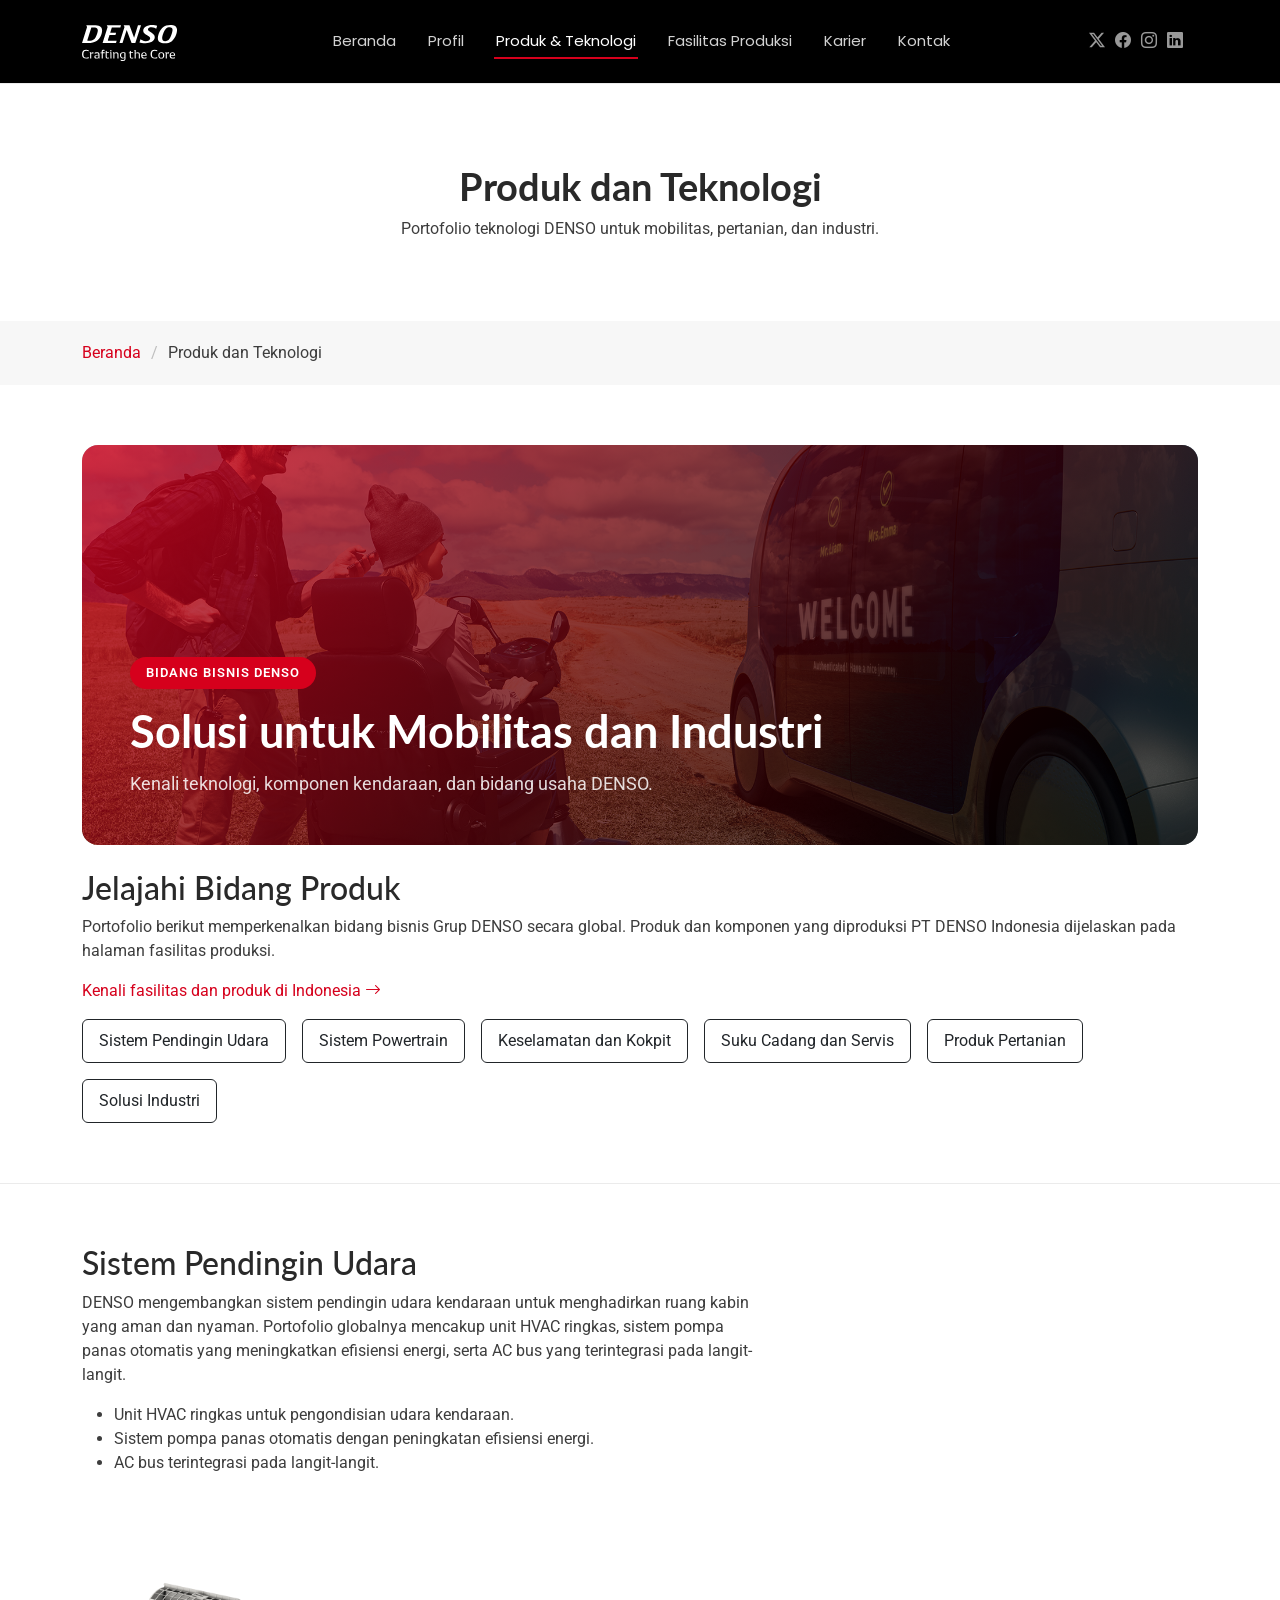
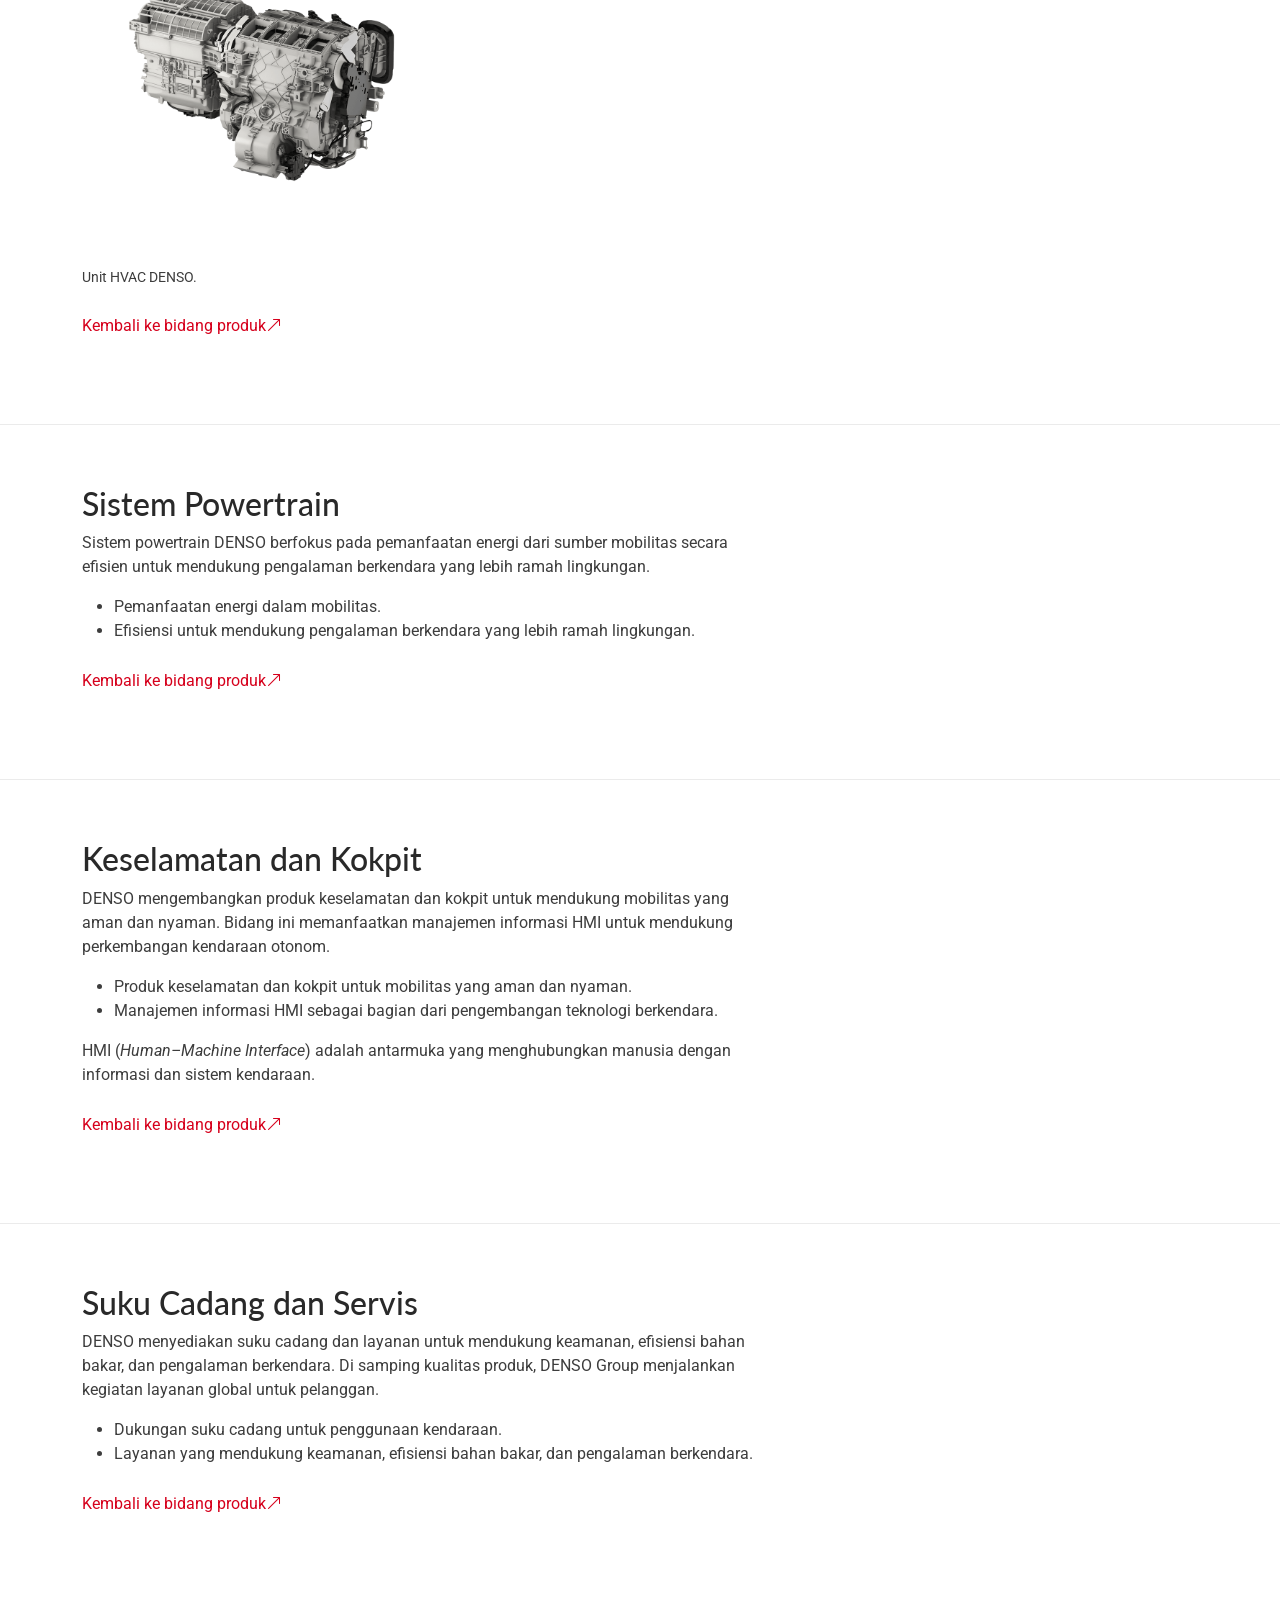
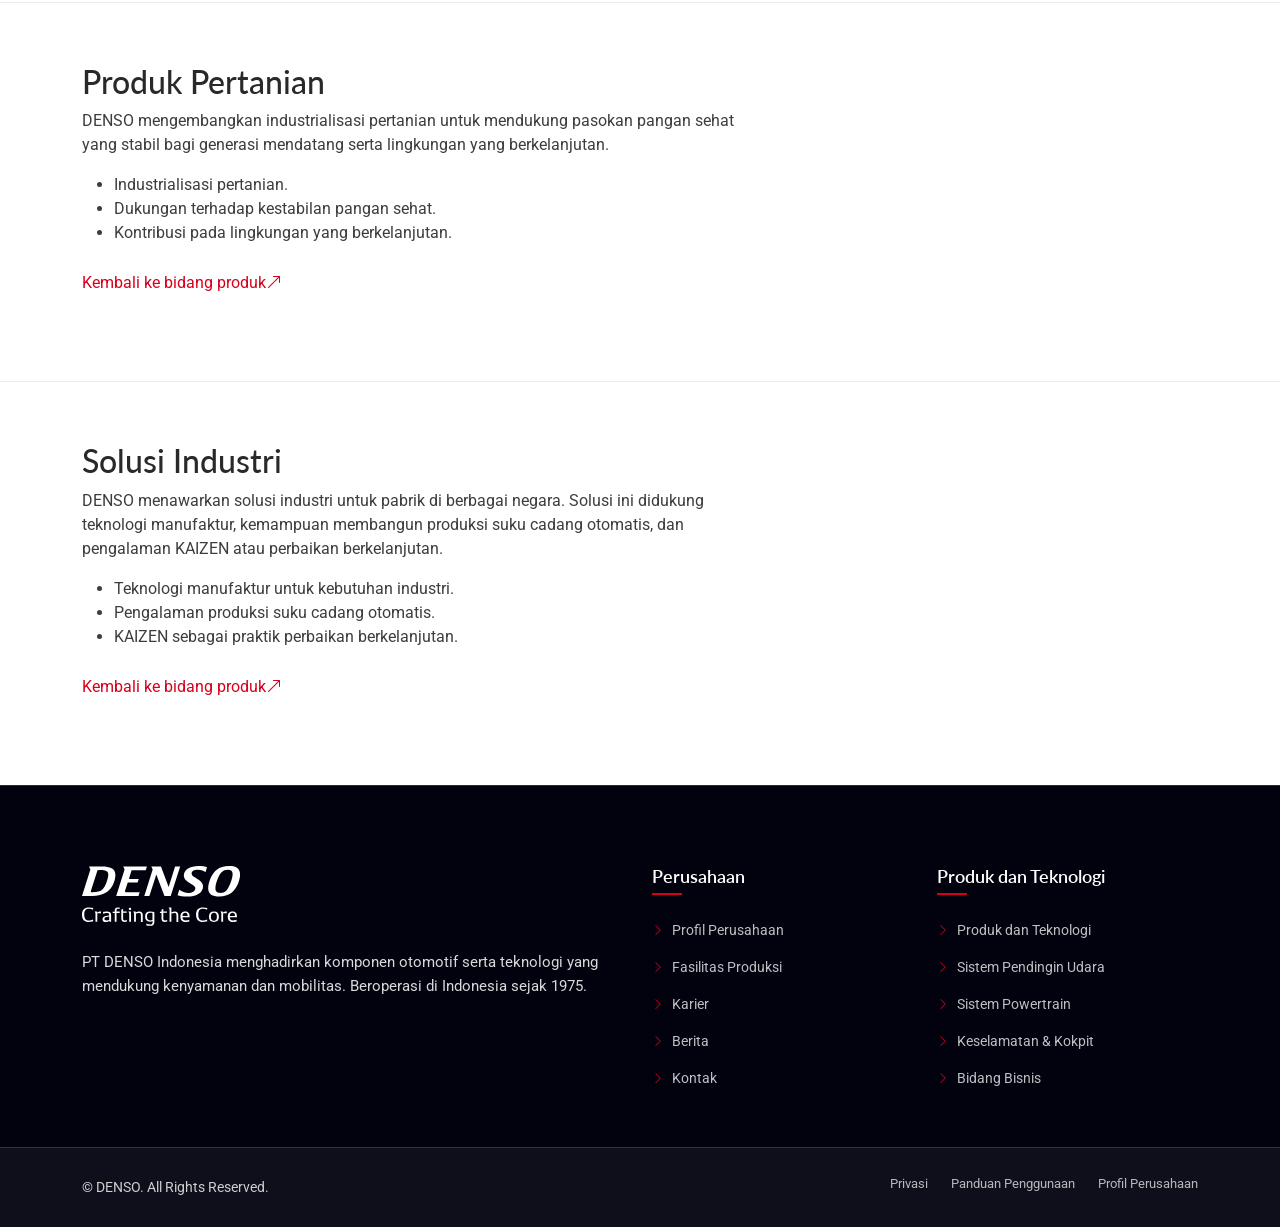
<file: service-details.html>
<!DOCTYPE html>
<html lang="id">

  <head>
    <meta charset="utf-8">
    <meta content="width=device-width, initial-scale=1.0" name="viewport">
    <title>Produk dan Teknologi | DENSO</title>
    <meta
      content="Kenali PT DENSO Indonesia, produk dan teknologi otomotif, fasilitas produksi, pengembangan sumber daya manusia, dan informasi kontak."
      name="description">
    <meta content="DENSO Indonesia, komponen otomotif, teknologi, fasilitas produksi, karier" name="keywords">
    <!-- Favicons -->
    <link href="assets/denso/denso-logo.svg" rel="icon">
    <link href="assets/img/apple-touch-icon.png" rel="apple-touch-icon">
    <!-- Fonts -->
    <link href="https://fonts.googleapis.com" rel="preconnect">
    <link crossorigin="" href="https://fonts.gstatic.com" rel="preconnect">
    <link
      href="https://fonts.googleapis.com/css2?family=Roboto:ital,wght@0,100;0,300;0,400;0,500;0,700;0,900;1,100;1,300;1,400;1,500;1,700;1,900&amp;family=Lato:ital,wght@0,100;0,300;0,400;0,700;0,900;1,100;1,300;1,400;1,700;1,900&amp;family=Poppins:ital,wght@0,100;0,200;0,300;0,400;0,500;0,600;0,700;0,800;0,900;1,100;1,200;1,300;1,400;1,500;1,600;1,700;1,800;1,900&amp;display=swap"
      rel="stylesheet">
    <!-- Vendor CSS Files -->
    <link href="assets/vendor/bootstrap/css/bootstrap.min.css" rel="stylesheet">
    <link href="assets/vendor/bootstrap-icons/bootstrap-icons.css" rel="stylesheet">
    <link href="assets/vendor/aos/aos.css" rel="stylesheet">
    <link href="assets/vendor/glightbox/css/glightbox.min.css" rel="stylesheet">
    <link href="assets/vendor/swiper/swiper-bundle.min.css" rel="stylesheet">
    <!-- Main CSS File -->
    <link href="assets/css/main.css" rel="stylesheet">
    <link href="assets/css/site-adjustments.css" rel="stylesheet"><!-- =======================================================
  * Template Name: Creativo
  * Template URL: https://bootstrapmade.com/creativo-bootstrap-creative-agency-template/
  * Updated: Mar 23 2026 with Bootstrap v5.3.8
  * Author: BootstrapMade.com
  * License: https://bootstrapmade.com/license/
  ======================================================== -->
  </head>

  <body class="service-details-page">
    <header class="header d-flex align-items-center sticky-top" id="header">
      <div class="container position-relative d-flex align-items-center justify-content-between">
        <a class="logo d-flex align-items-center me-auto me-xl-0" href="index.html">
          <!-- Uncomment the line below if you also wish to use an image logo -->
          <!-- <img src="assets/img/logo.webp" alt=""> -->
          <h1 class="sitename"><img alt="DENSO Crafting the Core" height="36" src="assets/denso/denso-logo-white.svg"
              width="95"></h1>
        </a>
        <nav class="navmenu" id="navmenu">
          <ul>
            <li><a href="index.html#hero">Beranda</a></li>
            <li><a href="index.html#about">Profil</a></li>
            <li><a href="index.html#services" class="active">Produk &amp; Teknologi</a></li>
            <li><a href="index.html#portfolio">Fasilitas Produksi</a></li>
            <li><a href="index.html#team">Karier</a></li>
            <li><a href="index.html#contact">Kontak</a></li>
          </ul>
          <i class="mobile-nav-toggle d-xl-none bi bi-list"></i>
        </nav>
        <div class="header-social-links">
          <a aria-label="X / Twitter DENSO Europe" class="twitter" href="https://twitter.com/densoeurope"
            rel="noopener noreferrer" target="_blank" title="X / Twitter DENSO Europe"><i
              class="bi bi-twitter-x"></i></a>
          <a aria-label="Facebook DENSO Global" class="facebook" href="https://www.facebook.com/DENSOCorporation/"
            rel="noopener noreferrer" target="_blank" title="Facebook DENSO Global"><i class="bi bi-facebook"></i></a>
          <a aria-label="Instagram DENSO Indonesia" class="instagram"
            href="https://www.instagram.com/densoindonesia_official/" rel="noopener noreferrer" target="_blank"
            title="Instagram DENSO Indonesia"><i class="bi bi-instagram"></i></a>
          <a aria-label="LinkedIn DENSO (Amerika Utara)" class="linkedin" href="https://www.linkedin.com/company/denso"
            rel="noopener noreferrer" target="_blank" title="LinkedIn DENSO (Amerika Utara)"><i
              class="bi bi-linkedin"></i></a>
        </div>
      </div>
    </header>
    <main class="main">
      <div class="page-title">
        <div class="heading">
          <div class="container">
            <div class="row justify-content-center text-center">
              <div class="col-lg-9">
                <h1 class="heading-title">Produk dan Teknologi</h1>
                <p class="mb-0">Portofolio teknologi DENSO untuk mobilitas, pertanian, dan industri.</p>
              </div>
            </div>
          </div>
        </div>
        <nav class="breadcrumbs" aria-label="Lokasi halaman">
          <div class="container">
            <ol>
              <li><a href="index.html">Beranda</a></li>
              <li class="current">Produk dan Teknologi</li>
            </ol>
          </div>
        </nav>
      </div>
      <section class="service-details section content-page-section" id="service-details">
        <div class="container">
          <div class="service-hero">
            <div class="hero-overlay"></div><img src="assets/denso/denso-business.jpg" width="1920" height="1080"
              class="img-fluid" alt="Ilustrasi bidang bisnis dan mobilitas DENSO">
            <div class="hero-content"><span class="service-badge">Bidang Bisnis DENSO</span>
              <h2>Solusi untuk Mobilitas dan Industri</h2>
              <p>Kenali teknologi, komponen kendaraan, dan bidang usaha DENSO.</p>
            </div>
          </div>
          <div class="description-block mt-4">
            <h2>Jelajahi Bidang Produk</h2>
            <p>Portofolio berikut memperkenalkan bidang bisnis Grup DENSO secara global. Produk dan komponen yang
              diproduksi PT DENSO Indonesia dijelaskan pada halaman fasilitas produksi.</p>
            <p><a href="portfolio-details.html">Kenali fasilitas dan produk di Indonesia <i
                  class="bi bi-arrow-right"></i></a></p>
          </div>
          <nav class="d-flex flex-wrap gap-3 section-links" aria-label="Kategori produk"><a
              class="btn btn-outline-dark py-2 px-3" href="#airconditioning">Sistem Pendingin Udara</a><a
              class="btn btn-outline-dark py-2 px-3" href="#powertrain">Sistem Powertrain</a><a
              class="btn btn-outline-dark py-2 px-3" href="#safety-cockpit">Keselamatan dan Kokpit</a><a
              class="btn btn-outline-dark py-2 px-3" href="#parts-accessories">Suku Cadang dan Servis</a><a
              class="btn btn-outline-dark py-2 px-3" href="#agriculture">Produk Pertanian</a><a
              class="btn btn-outline-dark py-2 px-3" href="#industry">Solusi Industri</a></nav>
        </div>
      </section>
      <section class="section content-page-section " id="airconditioning">
        <div class="container">
          <div class="row">
            <div class="col-lg-10">
              <h2>Sistem Pendingin Udara</h2>
              <div class="reading-copy">
                <p>DENSO mengembangkan sistem pendingin udara kendaraan untuk menghadirkan ruang kabin yang aman dan
                  nyaman. Portofolio globalnya mencakup unit HVAC ringkas, sistem pompa panas otomatis yang meningkatkan
                  efisiensi energi, serta AC bus yang terintegrasi pada langit-langit.</p>
                <ul>
                  <li>Unit HVAC ringkas untuk pengondisian udara kendaraan.</li>
                  <li>Sistem pompa panas otomatis dengan peningkatan efisiensi energi.</li>
                  <li>AC bus terintegrasi pada langit-langit.</li>
                </ul>
                <figure class="mt-4"><img class="img-fluid rounded-4" src="assets/denso/denso-product-hvac.png"
                    width="360" height="360" loading="lazy" alt="Unit HVAC DENSO untuk sistem pengondisian udara">
                  <figcaption class="small mt-2">Unit HVAC DENSO.</figcaption>
                </figure>
                <p class="section-links"><a href="service-details.html#service-details">Kembali ke bidang produk <i
                      class="bi bi-arrow-up-right"></i></a></p>
              </div>
            </div>
          </div>
        </div>
      </section>
      <section class="section content-page-section " id="powertrain">
        <div class="container">
          <div class="row">
            <div class="col-lg-10">
              <h2>Sistem Powertrain</h2>
              <div class="reading-copy">
                <p>Sistem powertrain DENSO berfokus pada pemanfaatan energi dari sumber mobilitas secara efisien untuk
                  mendukung pengalaman berkendara yang lebih ramah lingkungan.</p>
                <ul>
                  <li>Pemanfaatan energi dalam mobilitas.</li>
                  <li>Efisiensi untuk mendukung pengalaman berkendara yang lebih ramah lingkungan.</li>
                </ul>
                <p class="section-links"><a href="service-details.html#service-details">Kembali ke bidang produk <i
                      class="bi bi-arrow-up-right"></i></a></p>
              </div>
            </div>
          </div>
        </div>
      </section>
      <section class="section content-page-section " id="safety-cockpit">
        <div class="container">
          <div class="row">
            <div class="col-lg-10">
              <h2>Keselamatan dan Kokpit</h2>
              <div class="reading-copy">
                <p>DENSO mengembangkan produk keselamatan dan kokpit untuk mendukung mobilitas yang aman dan nyaman.
                  Bidang ini memanfaatkan manajemen informasi HMI untuk mendukung perkembangan kendaraan otonom.</p>
                <ul>
                  <li>Produk keselamatan dan kokpit untuk mobilitas yang aman dan nyaman.</li>
                  <li>Manajemen informasi HMI sebagai bagian dari pengembangan teknologi berkendara.</li>
                </ul>
                <p>HMI (<em>Human–Machine Interface</em>) adalah antarmuka yang menghubungkan manusia dengan informasi
                  dan sistem kendaraan.</p>
                <p class="section-links"><a href="service-details.html#service-details">Kembali ke bidang produk <i
                      class="bi bi-arrow-up-right"></i></a></p>
              </div>
            </div>
          </div>
        </div>
      </section>
      <section class="section content-page-section " id="parts-accessories">
        <div class="container">
          <div class="row">
            <div class="col-lg-10">
              <h2>Suku Cadang dan Servis</h2>
              <div class="reading-copy">
                <p>DENSO menyediakan suku cadang dan layanan untuk mendukung keamanan, efisiensi bahan bakar, dan
                  pengalaman berkendara. Di samping kualitas produk, DENSO Group menjalankan kegiatan layanan global
                  untuk pelanggan.</p>
                <ul>
                  <li>Dukungan suku cadang untuk penggunaan kendaraan.</li>
                  <li>Layanan yang mendukung keamanan, efisiensi bahan bakar, dan pengalaman berkendara.</li>
                </ul>
                <p class="section-links"><a href="service-details.html#service-details">Kembali ke bidang produk <i
                      class="bi bi-arrow-up-right"></i></a></p>
              </div>
            </div>
          </div>
        </div>
      </section>
      <section class="section content-page-section " id="agriculture">
        <div class="container">
          <div class="row">
            <div class="col-lg-10">
              <h2>Produk Pertanian</h2>
              <div class="reading-copy">
                <p>DENSO mengembangkan industrialisasi pertanian untuk mendukung pasokan pangan sehat yang stabil bagi
                  generasi mendatang serta lingkungan yang berkelanjutan.</p>
                <ul>
                  <li>Industrialisasi pertanian.</li>
                  <li>Dukungan terhadap kestabilan pangan sehat.</li>
                  <li>Kontribusi pada lingkungan yang berkelanjutan.</li>
                </ul>
                <p class="section-links"><a href="service-details.html#service-details">Kembali ke bidang produk <i
                      class="bi bi-arrow-up-right"></i></a></p>
              </div>
            </div>
          </div>
        </div>
      </section>
      <section class="section content-page-section " id="industry">
        <div class="container">
          <div class="row">
            <div class="col-lg-10">
              <h2>Solusi Industri</h2>
              <div class="reading-copy">
                <p>DENSO menawarkan solusi industri untuk pabrik di berbagai negara. Solusi ini didukung teknologi
                  manufaktur, kemampuan membangun produksi suku cadang otomatis, dan pengalaman KAIZEN atau perbaikan
                  berkelanjutan.</p>
                <ul>
                  <li>Teknologi manufaktur untuk kebutuhan industri.</li>
                  <li>Pengalaman produksi suku cadang otomatis.</li>
                  <li>KAIZEN sebagai praktik perbaikan berkelanjutan.</li>
                </ul>
                <p class="section-links"><a href="service-details.html#service-details">Kembali ke bidang produk <i
                      class="bi bi-arrow-up-right"></i></a></p>
              </div>
            </div>
          </div>
        </div>
      </section>
    </main>
    <footer class="footer dark-background" id="footer">
      <div class="container">
        <div class="row gy-5">
          <div class="col-lg-6">
            <div class="footer-content">
              <a class="logo d-flex align-items-center mb-4" href="index.html">
                <span class="sitename"><img alt="DENSO Crafting the Core" height="60"
                    src="assets/denso/denso-logo-white.svg" width="158"></span>
              </a>
              <p class="mb-4">PT DENSO Indonesia menghadirkan komponen otomotif serta teknologi yang mendukung
                kenyamanan dan mobilitas. Beroperasi di Indonesia sejak 1975.</p>

            </div>
          </div>
          <div class="col-lg-3 col-6">
            <div class="footer-links">
              <h4>Perusahaan</h4>
              <ul>
                <li><a href="starter-page.html"><i class="bi bi-chevron-right"></i> Profil Perusahaan</a></li>
                <li><a href="portfolio-details.html"><i class="bi bi-chevron-right"></i> Fasilitas Produksi</a></li>
                <li><a href="careers.html#development"><i class="bi bi-chevron-right"></i> Karier</a></li>
                <li><a href="news.html"><i class="bi bi-chevron-right"></i> Berita</a></li>
                <li><a href="index.html#contact"><i class="bi bi-chevron-right"></i> Kontak</a></li>
              </ul>
            </div>
          </div>
          <div class="col-lg-3 col-6">
            <div class="footer-links">
              <h4>Produk dan Teknologi</h4>
              <ul>
                <li><a href="service-details.html"><i class="bi bi-chevron-right"></i> Produk dan Teknologi</a></li>
                <li><a href="service-details.html#airconditioning"><i class="bi bi-chevron-right"></i> Sistem Pendingin
                    Udara</a></li>
                <li><a href="service-details.html#powertrain"><i class="bi bi-chevron-right"></i> Sistem Powertrain</a>
                </li>
                <li><a href="service-details.html#safety-cockpit"><i class="bi bi-chevron-right"></i> Keselamatan &amp;
                    Kokpit</a></li>
                <li><a href="service-details.html"><i class="bi bi-chevron-right"></i> Bidang Bisnis</a></li>
              </ul>
            </div>
          </div>

        </div>
      </div>
      <div class="footer-bottom">
        <div class="container">
          <div class="row align-items-center">
            <div class="col-lg-6">
              <div class="copyright">
                <p>© DENSO. All Rights Reserved.</p>
              </div>
            </div>
            <div class="col-lg-6">
              <div class="footer-bottom-links">
                <a href="privacy.html"> Privasi</a>
                <a href="terms.html"> Panduan Penggunaan</a>
                <a href="starter-page.html">Profil Perusahaan</a>
              </div>
              <!-- Template: Creativo by BootstrapMade. License: https://bootstrapmade.com/license/ -->
            </div>
          </div>
        </div>
      </div>
    </footer>
    <!-- Hidden compatibility hook for the unchanged template script. -->
    <span class="scroll-top" hidden aria-hidden="true"></span>
    <!-- Preloader -->
    <div id="preloader"></div>
    <!-- Vendor JS Files -->
    <script src="assets/vendor/bootstrap/js/bootstrap.bundle.min.js"></script>
    <script src="assets/vendor/aos/aos.js"></script>
    <script src="assets/vendor/purecounter/purecounter_vanilla.js"></script>
    <script src="assets/vendor/imagesloaded/imagesloaded.pkgd.min.js"></script>
    <script src="assets/vendor/isotope-layout/isotope.pkgd.min.js"></script>
    <script src="assets/vendor/glightbox/js/glightbox.min.js"></script>
    <script src="assets/vendor/swiper/swiper-bundle.min.js"></script>
    <!-- Main JS File -->
    <script src="assets/js/main.js"></script>
  </body>

</html>
</file>
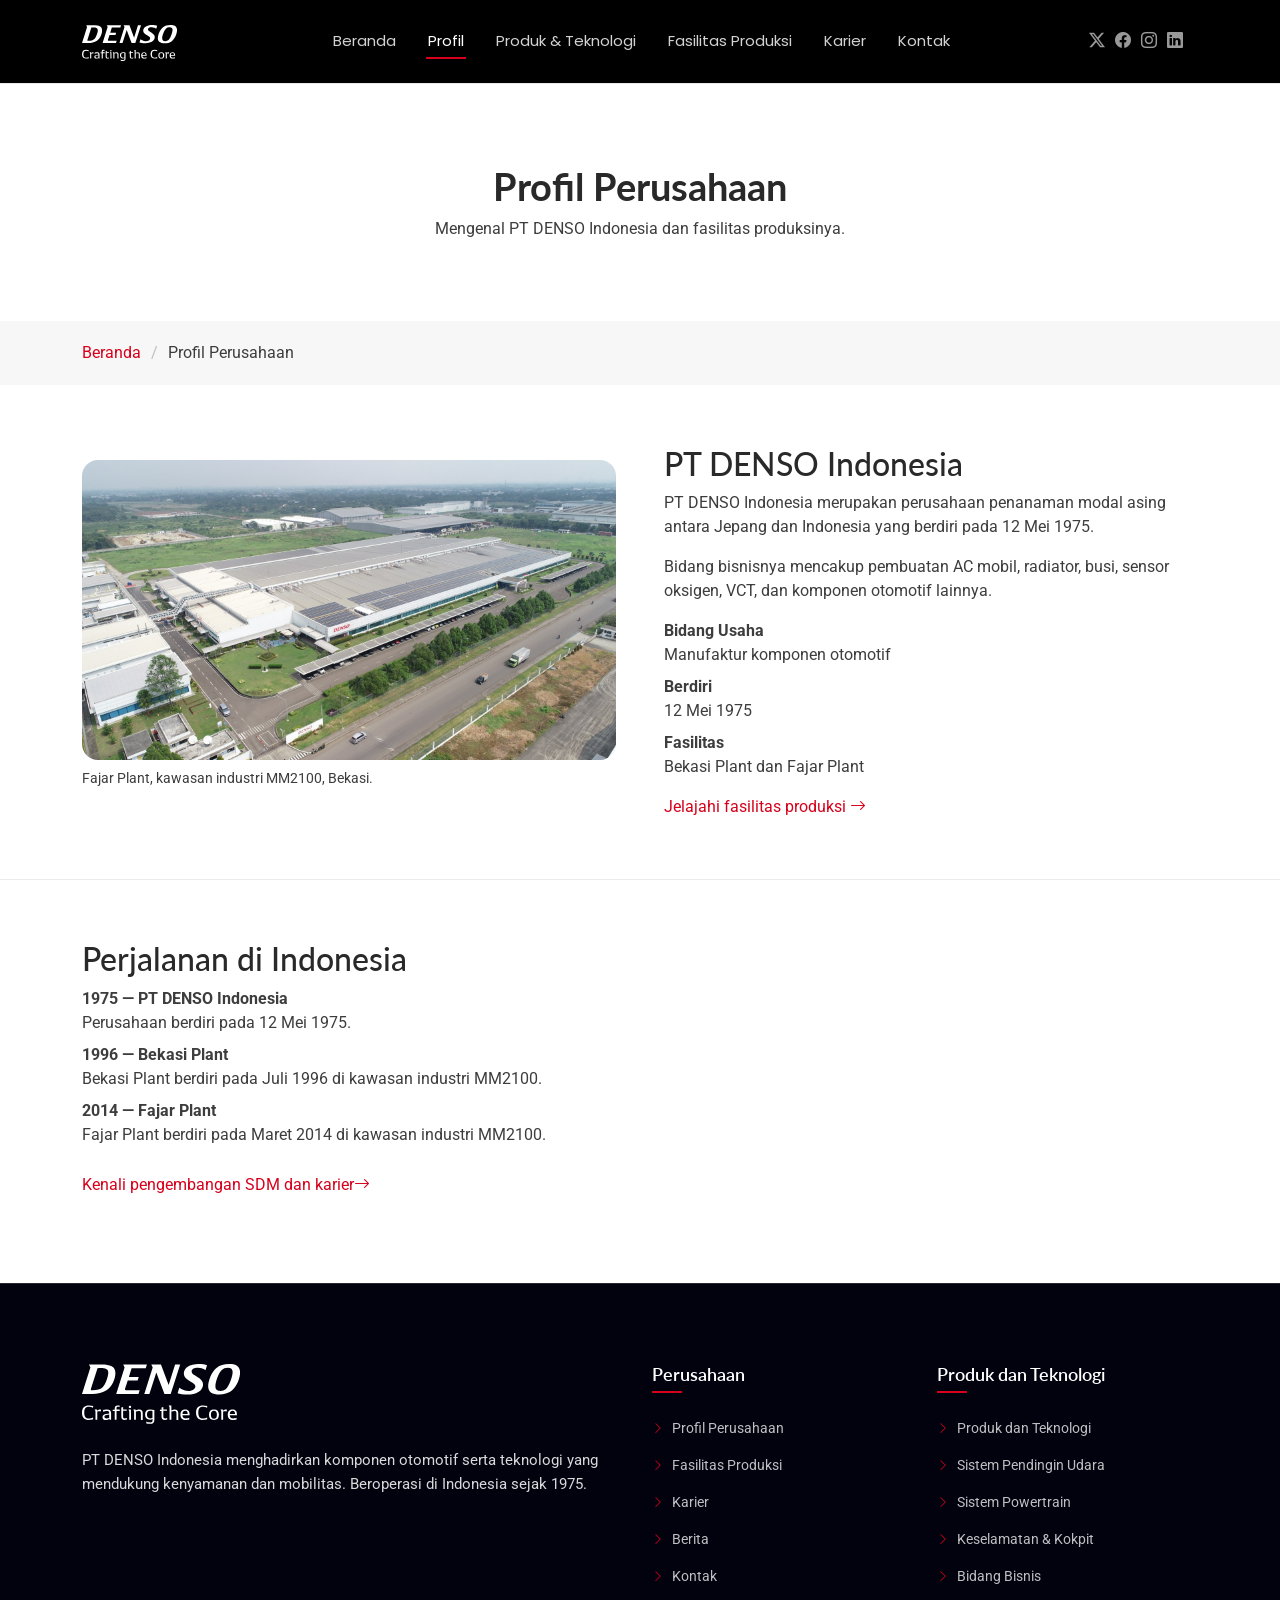
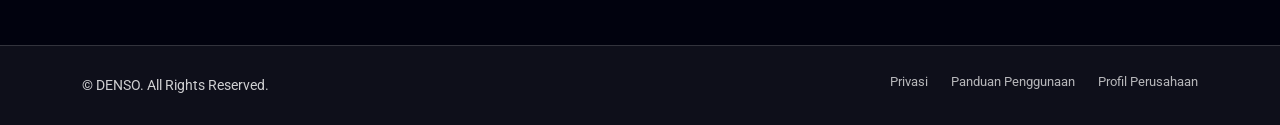
<file: starter-page.html>
<!DOCTYPE html>
<html lang="id">

  <head>
    <meta charset="utf-8">
    <meta content="width=device-width, initial-scale=1.0" name="viewport">
    <title>Profil Perusahaan | DENSO</title>
    <meta
      content="Kenali PT DENSO Indonesia, produk dan teknologi otomotif, fasilitas produksi, pengembangan sumber daya manusia, dan informasi kontak."
      name="description">
    <meta content="DENSO Indonesia, komponen otomotif, teknologi, fasilitas produksi, karier" name="keywords">
    <!-- Favicons -->
    <link href="assets/denso/denso-logo.svg" rel="icon">
    <link href="assets/img/apple-touch-icon.png" rel="apple-touch-icon">
    <!-- Fonts -->
    <link href="https://fonts.googleapis.com" rel="preconnect">
    <link crossorigin="" href="https://fonts.gstatic.com" rel="preconnect">
    <link
      href="https://fonts.googleapis.com/css2?family=Roboto:ital,wght@0,100;0,300;0,400;0,500;0,700;0,900;1,100;1,300;1,400;1,500;1,700;1,900&amp;family=Lato:ital,wght@0,100;0,300;0,400;0,700;0,900;1,100;1,300;1,400;1,700;1,900&amp;family=Poppins:ital,wght@0,100;0,200;0,300;0,400;0,500;0,600;0,700;0,800;0,900;1,100;1,200;1,300;1,400;1,500;1,600;1,700;1,800;1,900&amp;display=swap"
      rel="stylesheet">
    <!-- Vendor CSS Files -->
    <link href="assets/vendor/bootstrap/css/bootstrap.min.css" rel="stylesheet">
    <link href="assets/vendor/bootstrap-icons/bootstrap-icons.css" rel="stylesheet">
    <link href="assets/vendor/aos/aos.css" rel="stylesheet">
    <link href="assets/vendor/glightbox/css/glightbox.min.css" rel="stylesheet">
    <link href="assets/vendor/swiper/swiper-bundle.min.css" rel="stylesheet">
    <!-- Main CSS File -->
    <link href="assets/css/main.css" rel="stylesheet">
    <link href="assets/css/site-adjustments.css" rel="stylesheet"><!-- =======================================================
  * Template Name: Creativo
  * Template URL: https://bootstrapmade.com/creativo-bootstrap-creative-agency-template/
  * Updated: Mar 23 2026 with Bootstrap v5.3.8
  * Author: BootstrapMade.com
  * License: https://bootstrapmade.com/license/
  ======================================================== -->
  </head>

  <body class="starter-page-page">
    <header class="header d-flex align-items-center sticky-top" id="header">
      <div class="container position-relative d-flex align-items-center justify-content-between">
        <a class="logo d-flex align-items-center me-auto me-xl-0" href="index.html">
          <!-- Uncomment the line below if you also wish to use an image logo -->
          <!-- <img src="assets/img/logo.webp" alt=""> -->
          <h1 class="sitename"><img alt="DENSO Crafting the Core" height="36" src="assets/denso/denso-logo-white.svg"
              width="95"></h1>
        </a>
        <nav class="navmenu" id="navmenu">
          <ul>
            <li><a href="index.html#hero">Beranda</a></li>
            <li><a href="index.html#about" class="active">Profil</a></li>
            <li><a href="index.html#services">Produk &amp; Teknologi</a></li>
            <li><a href="index.html#portfolio">Fasilitas Produksi</a></li>
            <li><a href="index.html#team">Karier</a></li>
            <li><a href="index.html#contact">Kontak</a></li>
          </ul>
          <i class="mobile-nav-toggle d-xl-none bi bi-list"></i>
        </nav>
        <div class="header-social-links">
          <a aria-label="X / Twitter DENSO Europe" class="twitter" href="https://twitter.com/densoeurope"
            rel="noopener noreferrer" target="_blank" title="X / Twitter DENSO Europe"><i
              class="bi bi-twitter-x"></i></a>
          <a aria-label="Facebook DENSO Global" class="facebook" href="https://www.facebook.com/DENSOCorporation/"
            rel="noopener noreferrer" target="_blank" title="Facebook DENSO Global"><i class="bi bi-facebook"></i></a>
          <a aria-label="Instagram DENSO Indonesia" class="instagram"
            href="https://www.instagram.com/densoindonesia_official/" rel="noopener noreferrer" target="_blank"
            title="Instagram DENSO Indonesia"><i class="bi bi-instagram"></i></a>
          <a aria-label="LinkedIn DENSO (Amerika Utara)" class="linkedin" href="https://www.linkedin.com/company/denso"
            rel="noopener noreferrer" target="_blank" title="LinkedIn DENSO (Amerika Utara)"><i
              class="bi bi-linkedin"></i></a>
        </div>
      </div>
    </header>
    <main class="main">
      <div class="page-title">
        <div class="heading">
          <div class="container">
            <div class="row justify-content-center text-center">
              <div class="col-lg-9">
                <h1 class="heading-title">Profil Perusahaan</h1>
                <p class="mb-0">Mengenal PT DENSO Indonesia dan fasilitas produksinya.</p>
              </div>
            </div>
          </div>
        </div>
        <nav class="breadcrumbs" aria-label="Lokasi halaman">
          <div class="container">
            <ol>
              <li><a href="index.html">Beranda</a></li>
              <li class="current">Profil Perusahaan</li>
            </ol>
          </div>
        </nav>
      </div>
      <section class="section content-page-section" id="company-profile">
        <div class="container">
          <div class="row g-5 align-items-center">
            <div class="col-lg-6">
              <figure><img src="assets/denso/denso-plant-fajar-web.jpg" class="img-fluid rounded-4" width="1600"
                  height="900" alt="Fajar Plant PT DENSO Indonesia">
                <figcaption class="small mt-2">Fajar Plant, kawasan industri MM2100, Bekasi.</figcaption>
              </figure>
            </div>
            <div class="col-lg-6">
              <h2>PT DENSO Indonesia</h2>
              <p>PT DENSO Indonesia merupakan perusahaan penanaman modal asing antara Jepang dan Indonesia yang berdiri
                pada 12 Mei 1975.</p>
              <p>Bidang bisnisnya mencakup pembuatan AC mobil, radiator, busi, sensor oksigen, VCT, dan komponen
                otomotif lainnya.</p>
              <dl>
                <dt>Bidang Usaha</dt>
                <dd>Manufaktur komponen otomotif</dd>
                <dt>Berdiri</dt>
                <dd>12 Mei 1975</dd>
                <dt>Fasilitas</dt>
                <dd>Bekasi Plant dan Fajar Plant</dd>
              </dl><a href="portfolio-details.html">Jelajahi fasilitas produksi <i class="bi bi-arrow-right"></i></a>
            </div>
          </div>
        </div>
      </section>
      <section class="section content-page-section " id="company-history">
        <div class="container">
          <div class="row">
            <div class="col-lg-10">
              <h2>Perjalanan di Indonesia</h2>
              <div class="reading-copy">
                <dl>
                  <dt>1975 — PT DENSO Indonesia</dt>
                  <dd>Perusahaan berdiri pada 12 Mei 1975.</dd>
                  <dt>1996 — Bekasi Plant</dt>
                  <dd>Bekasi Plant berdiri pada Juli 1996 di kawasan industri MM2100.</dd>
                  <dt>2014 — Fajar Plant</dt>
                  <dd>Fajar Plant berdiri pada Maret 2014 di kawasan industri MM2100.</dd>
                </dl>
                <p class="section-links"><a href="careers.html">Kenali pengembangan SDM dan karier <i
                      class="bi bi-arrow-right"></i></a></p>
              </div>
            </div>
          </div>
        </div>
      </section>
    </main>
    <footer class="footer dark-background" id="footer">
      <div class="container">
        <div class="row gy-5">
          <div class="col-lg-6">
            <div class="footer-content">
              <a class="logo d-flex align-items-center mb-4" href="index.html">
                <span class="sitename"><img alt="DENSO Crafting the Core" height="60"
                    src="assets/denso/denso-logo-white.svg" width="158"></span>
              </a>
              <p class="mb-4">PT DENSO Indonesia menghadirkan komponen otomotif serta teknologi yang mendukung
                kenyamanan dan mobilitas. Beroperasi di Indonesia sejak 1975.</p>

            </div>
          </div>
          <div class="col-lg-3 col-6">
            <div class="footer-links">
              <h4>Perusahaan</h4>
              <ul>
                <li><a href="starter-page.html"><i class="bi bi-chevron-right"></i> Profil Perusahaan</a></li>
                <li><a href="portfolio-details.html"><i class="bi bi-chevron-right"></i> Fasilitas Produksi</a></li>
                <li><a href="careers.html#development"><i class="bi bi-chevron-right"></i> Karier</a></li>
                <li><a href="news.html"><i class="bi bi-chevron-right"></i> Berita</a></li>
                <li><a href="index.html#contact"><i class="bi bi-chevron-right"></i> Kontak</a></li>
              </ul>
            </div>
          </div>
          <div class="col-lg-3 col-6">
            <div class="footer-links">
              <h4>Produk dan Teknologi</h4>
              <ul>
                <li><a href="service-details.html"><i class="bi bi-chevron-right"></i> Produk dan Teknologi</a></li>
                <li><a href="service-details.html#airconditioning"><i class="bi bi-chevron-right"></i> Sistem Pendingin
                    Udara</a></li>
                <li><a href="service-details.html#powertrain"><i class="bi bi-chevron-right"></i> Sistem Powertrain</a>
                </li>
                <li><a href="service-details.html#safety-cockpit"><i class="bi bi-chevron-right"></i> Keselamatan &amp;
                    Kokpit</a></li>
                <li><a href="service-details.html"><i class="bi bi-chevron-right"></i> Bidang Bisnis</a></li>
              </ul>
            </div>
          </div>

        </div>
      </div>
      <div class="footer-bottom">
        <div class="container">
          <div class="row align-items-center">
            <div class="col-lg-6">
              <div class="copyright">
                <p>© DENSO. All Rights Reserved.</p>
              </div>
            </div>
            <div class="col-lg-6">
              <div class="footer-bottom-links">
                <a href="privacy.html"> Privasi</a>
                <a href="terms.html"> Panduan Penggunaan</a>
                <a href="starter-page.html">Profil Perusahaan</a>
              </div>
              <!-- Template: Creativo by BootstrapMade. License: https://bootstrapmade.com/license/ -->
            </div>
          </div>
        </div>
      </div>
    </footer>
    <!-- Hidden compatibility hook for the unchanged template script. -->
    <span class="scroll-top" hidden aria-hidden="true"></span>
    <!-- Preloader -->
    <div id="preloader"></div>
    <!-- Vendor JS Files -->
    <script src="assets/vendor/bootstrap/js/bootstrap.bundle.min.js"></script>
    <script src="assets/vendor/aos/aos.js"></script>
    <script src="assets/vendor/purecounter/purecounter_vanilla.js"></script>
    <script src="assets/vendor/imagesloaded/imagesloaded.pkgd.min.js"></script>
    <script src="assets/vendor/isotope-layout/isotope.pkgd.min.js"></script>
    <script src="assets/vendor/glightbox/js/glightbox.min.js"></script>
    <script src="assets/vendor/swiper/swiper-bundle.min.js"></script>
    <!-- Main JS File -->
    <script src="assets/js/main.js"></script>
  </body>

</html>
</file>
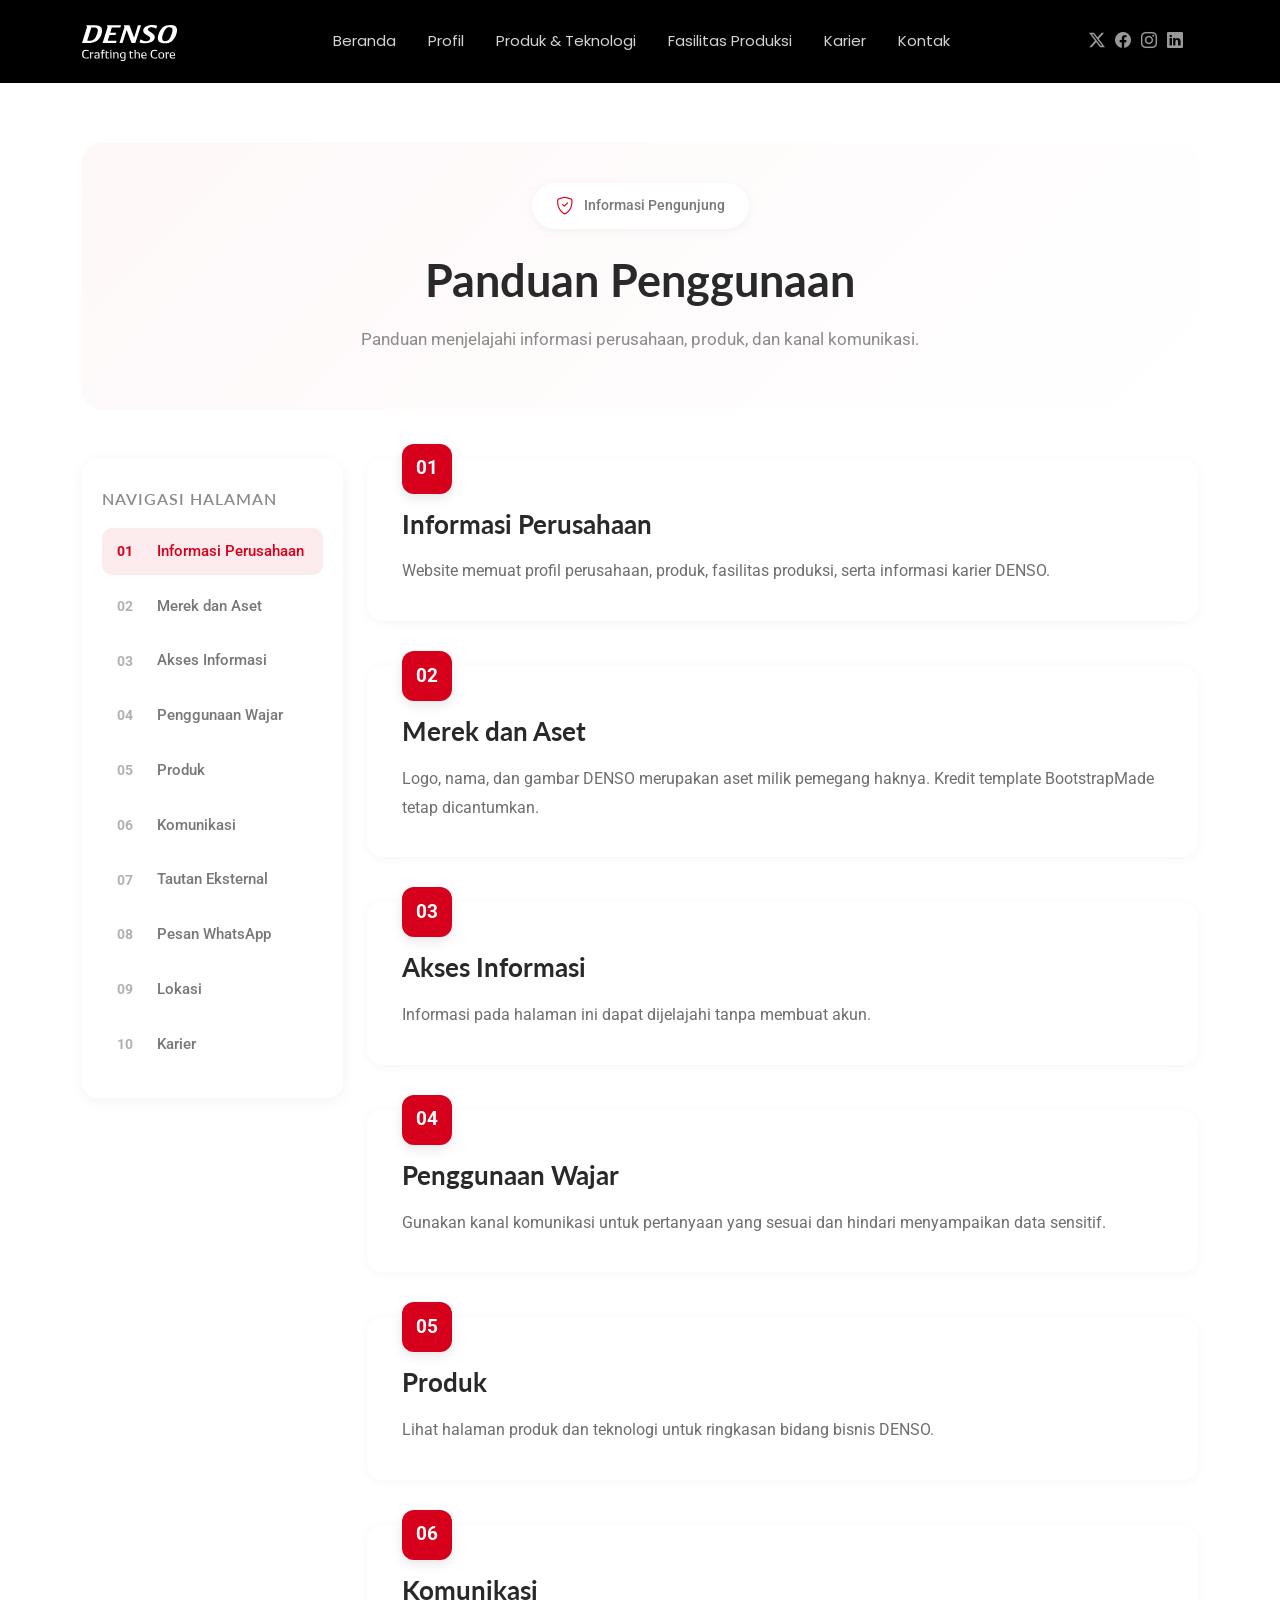
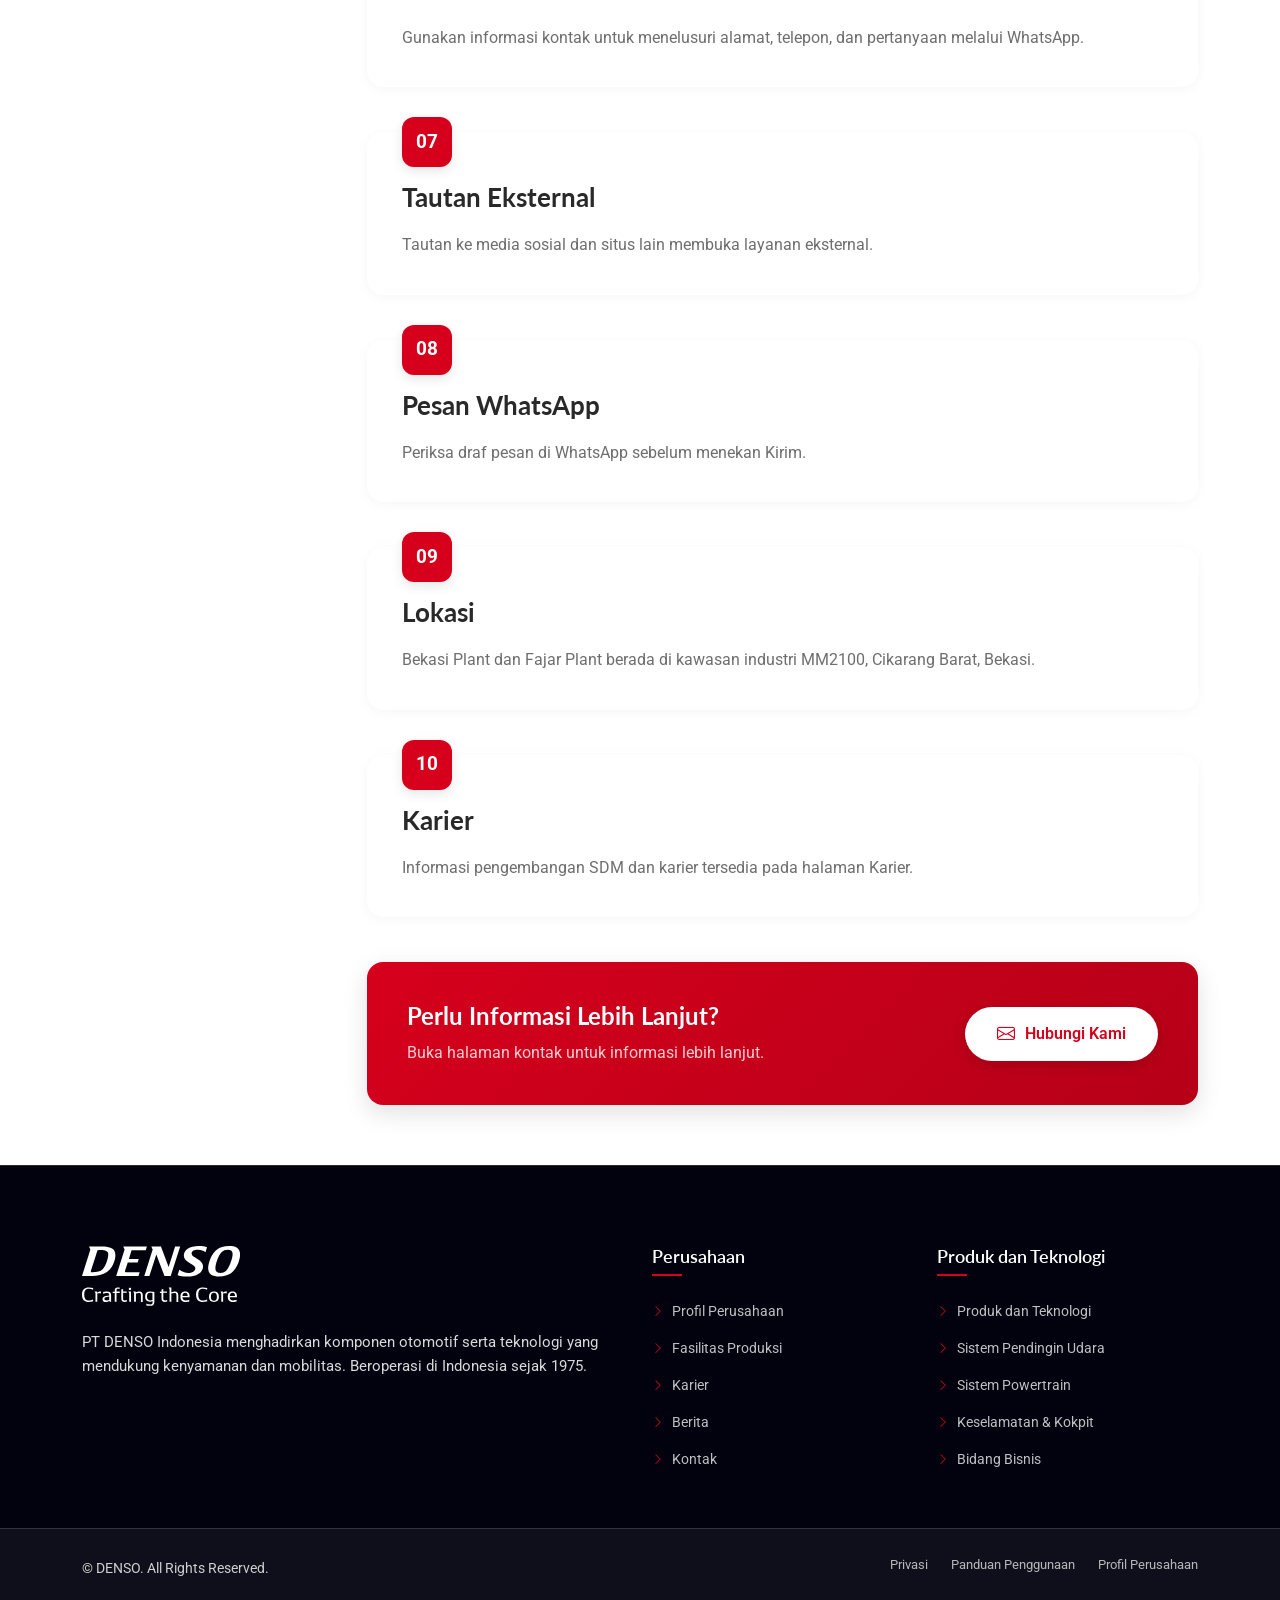
<file: terms.html>
<!DOCTYPE html>
<html lang="id">

  <head>
    <meta charset="utf-8">
    <meta content="width=device-width, initial-scale=1.0" name="viewport">
    <title>Panduan Penggunaan | DENSO</title>
    <meta
      content="Kenali PT DENSO Indonesia, produk dan teknologi otomotif, fasilitas produksi, pengembangan sumber daya manusia, dan informasi kontak."
      name="description">
    <meta content="DENSO Indonesia, komponen otomotif, teknologi, fasilitas produksi, karier" name="keywords">
    <!-- Favicons -->
    <link href="assets/denso/denso-logo.svg" rel="icon">
    <link href="assets/img/apple-touch-icon.png" rel="apple-touch-icon">
    <!-- Fonts -->
    <link href="https://fonts.googleapis.com" rel="preconnect">
    <link crossorigin="" href="https://fonts.gstatic.com" rel="preconnect">
    <link
      href="https://fonts.googleapis.com/css2?family=Roboto:ital,wght@0,100;0,300;0,400;0,500;0,700;0,900;1,100;1,300;1,400;1,500;1,700;1,900&amp;family=Lato:ital,wght@0,100;0,300;0,400;0,700;0,900;1,100;1,300;1,400;1,700;1,900&amp;family=Poppins:ital,wght@0,100;0,200;0,300;0,400;0,500;0,600;0,700;0,800;0,900;1,100;1,200;1,300;1,400;1,500;1,600;1,700;1,800;1,900&amp;display=swap"
      rel="stylesheet">
    <!-- Vendor CSS Files -->
    <link href="assets/vendor/bootstrap/css/bootstrap.min.css" rel="stylesheet">
    <link href="assets/vendor/bootstrap-icons/bootstrap-icons.css" rel="stylesheet">
    <link href="assets/vendor/aos/aos.css" rel="stylesheet">
    <link href="assets/vendor/glightbox/css/glightbox.min.css" rel="stylesheet">
    <link href="assets/vendor/swiper/swiper-bundle.min.css" rel="stylesheet">
    <!-- Main CSS File -->
    <link href="assets/css/main.css" rel="stylesheet">
    <link href="assets/css/site-adjustments.css" rel="stylesheet"><!-- =======================================================
  * Template Name: Creativo
  * Template URL: https://bootstrapmade.com/creativo-bootstrap-creative-agency-template/
  * Updated: Mar 23 2026 with Bootstrap v5.3.8
  * Author: BootstrapMade.com
  * License: https://bootstrapmade.com/license/
  ======================================================== -->
  </head>

  <body class="terms-page">
    <header class="header d-flex align-items-center sticky-top" id="header">
      <div class="container position-relative d-flex align-items-center justify-content-between">
        <a class="logo d-flex align-items-center me-auto me-xl-0" href="index.html">
          <!-- Uncomment the line below if you also wish to use an image logo -->
          <!-- <img src="assets/img/logo.webp" alt=""> -->
          <h1 class="sitename"><img alt="DENSO Crafting the Core" height="36" src="assets/denso/denso-logo-white.svg"
              width="95"></h1>
        </a>
        <nav class="navmenu" id="navmenu">
          <ul>
            <li><a href="index.html#hero">Beranda</a></li>
            <li><a href="index.html#about">Profil</a></li>
            <li><a href="index.html#services">Produk &amp; Teknologi</a></li>
            <li><a href="index.html#portfolio">Fasilitas Produksi</a></li>
            <li><a href="index.html#team">Karier</a></li>
            <li><a href="index.html#contact">Kontak</a></li>
          </ul>
          <i class="mobile-nav-toggle d-xl-none bi bi-list"></i>
        </nav>
        <div class="header-social-links">
          <a aria-label="X / Twitter DENSO Europe" class="twitter" href="https://twitter.com/densoeurope"
            rel="noopener noreferrer" target="_blank" title="X / Twitter DENSO Europe"><i
              class="bi bi-twitter-x"></i></a>
          <a aria-label="Facebook DENSO Global" class="facebook" href="https://www.facebook.com/DENSOCorporation/"
            rel="noopener noreferrer" target="_blank" title="Facebook DENSO Global"><i class="bi bi-facebook"></i></a>
          <a aria-label="Instagram DENSO Indonesia" class="instagram"
            href="https://www.instagram.com/densoindonesia_official/" rel="noopener noreferrer" target="_blank"
            title="Instagram DENSO Indonesia"><i class="bi bi-instagram"></i></a>
          <a aria-label="LinkedIn DENSO (Amerika Utara)" class="linkedin" href="https://www.linkedin.com/company/denso"
            rel="noopener noreferrer" target="_blank" title="LinkedIn DENSO (Amerika Utara)"><i
              class="bi bi-linkedin"></i></a>
        </div>
      </div>
    </header>
    <main class="main">
      <!-- Terms Of Service Section -->
      <section class="terms-of-service section" id="terms-of-service">
        <div class="container" data-aos="fade-up">
          <!-- Page Header -->
          <div class="tos-header" data-aos="fade-up">
            <div class="header-content">
              <div class="badge-wrapper">
                <i class="bi bi-shield-check"></i>
                <span class="last-updated">Informasi Pengunjung</span>
              </div>
              <h2>Panduan Penggunaan</h2>
              <p>Panduan menjelajahi informasi perusahaan, produk, dan kanal komunikasi.</p>
            </div>
          </div>
          <div class="row">
            <!-- Sidebar Navigation -->
            <div class="col-lg-3" data-aos="fade-right" data-aos-delay="100">
              <div class="tos-sidebar">
                <h5>Navigasi Halaman</h5>
                <nav class="terms-nav">
                  <a class="nav-item active" href="#agreement">
                    <span class="number">01</span>
                    <span class="text">Informasi Perusahaan</span>
                  </a>
                  <a class="nav-item" href="#intellectual-property">
                    <span class="number">02</span>
                    <span class="text">Merek dan Aset</span>
                  </a>
                  <a class="nav-item" href="#user-accounts">
                    <span class="number">03</span>
                    <span class="text">Akses Informasi</span>
                  </a>
                  <a class="nav-item" href="#prohibited">
                    <span class="number">04</span>
                    <span class="text">Penggunaan Wajar</span>
                  </a>
                  <a class="nav-item" href="#disclaimer">
                    <span class="number">05</span>
                    <span class="text">Produk</span>
                  </a>
                  <a class="nav-item" href="#limitation">
                    <span class="number">06</span>
                    <span class="text">Komunikasi</span>
                  </a>
                  <a class="nav-item" href="#indemnification">
                    <span class="number">07</span>
                    <span class="text">Tautan Eksternal</span>
                  </a>
                  <a class="nav-item" href="#termination">
                    <span class="number">08</span>
                    <span class="text">Pesan WhatsApp</span>
                  </a>
                  <a class="nav-item" href="#governing-law">
                    <span class="number">09</span>
                    <span class="text">Lokasi</span>
                  </a>
                  <a class="nav-item" href="#changes">
                    <span class="number">10</span>
                    <span class="text">Karier</span>
                  </a>
                </nav>
              </div>
            </div>
            <!-- Main Content -->
            <div class="col-lg-9" data-aos="fade-left" data-aos-delay="100">
              <div class="tos-content">
                <!-- Agreement Section -->
                <div class="content-section" id="agreement">
                  <div class="section-number">01</div>
                  <h3>Informasi Perusahaan</h3>
                  <p>Website memuat profil perusahaan, produk, fasilitas produksi, serta informasi karier DENSO.</p>
                </div>
                <!-- Intellectual Property -->
                <div class="content-section" id="intellectual-property">
                  <div class="section-number">02</div>
                  <h3>Merek dan Aset</h3>
                  <p>Logo, nama, dan gambar DENSO merupakan aset milik pemegang haknya. Kredit template BootstrapMade
                    tetap dicantumkan.</p>
                </div>
                <!-- User Accounts -->
                <div class="content-section" id="user-accounts">
                  <div class="section-number">03</div>
                  <h3>Akses Informasi</h3>
                  <p>Informasi pada halaman ini dapat dijelajahi tanpa membuat akun.</p>
                </div>
                <!-- Prohibited Activities -->
                <div class="content-section" id="prohibited">
                  <div class="section-number">04</div>
                  <h3>Penggunaan Wajar</h3>
                  <p>Gunakan kanal komunikasi untuk pertanyaan yang sesuai dan hindari menyampaikan data sensitif.</p>
                </div>
                <!-- Disclaimers -->
                <div class="content-section" id="disclaimer">
                  <div class="section-number">05</div>
                  <h3>Produk</h3>
                  <p>Lihat halaman produk dan teknologi untuk ringkasan bidang bisnis DENSO.</p>
                </div>
                <!-- Limitation of Liability -->
                <div class="content-section" id="limitation">
                  <div class="section-number">06</div>
                  <h3>Komunikasi</h3>
                  <p>Gunakan informasi kontak untuk menelusuri alamat, telepon, dan pertanyaan melalui WhatsApp.</p>
                </div>
                <!-- Indemnification -->
                <div class="content-section" id="indemnification">
                  <div class="section-number">07</div>
                  <h3>Tautan Eksternal</h3>
                  <p>Tautan ke media sosial dan situs lain membuka layanan eksternal.</p>
                </div>
                <!-- Termination -->
                <div class="content-section" id="termination">
                  <div class="section-number">08</div>
                  <h3>Pesan WhatsApp</h3>
                  <p>Periksa draf pesan di WhatsApp sebelum menekan Kirim.</p>
                </div>
                <!-- Governing Law -->
                <div class="content-section" id="governing-law">
                  <div class="section-number">09</div>
                  <h3>Lokasi</h3>
                  <p>Bekasi Plant dan Fajar Plant berada di kawasan industri MM2100, Cikarang Barat, Bekasi.</p>
                </div>
                <!-- Changes -->
                <div class="content-section" id="changes">
                  <div class="section-number">10</div>
                  <h3>Karier</h3>
                  <p>Informasi pengembangan SDM dan karier tersedia pada halaman Karier.</p>
                </div>
                <!-- Contact Section -->
                <div class="tos-contact" data-aos="fade-up" data-aos-delay="200">
                  <div class="contact-wrapper">
                    <div class="contact-info">
                      <h4>Perlu Informasi Lebih Lanjut?</h4>
                      <p>Buka halaman kontak untuk informasi lebih lanjut.</p>
                    </div>
                    <a class="contact-btn" href="index.html#contact">
                      <i class="bi bi-envelope"></i>
                      <span>Hubungi Kami</span>
                    </a>
                  </div>
                </div>
              </div>
            </div>
          </div>
        </div>
      </section><!-- /Terms Of Service Section -->
    </main>
    <footer class="footer dark-background" id="footer">
      <div class="container">
        <div class="row gy-5">
          <div class="col-lg-6">
            <div class="footer-content">
              <a class="logo d-flex align-items-center mb-4" href="index.html">
                <span class="sitename"><img alt="DENSO Crafting the Core" height="60"
                    src="assets/denso/denso-logo-white.svg" width="158"></span>
              </a>
              <p class="mb-4">PT DENSO Indonesia menghadirkan komponen otomotif serta teknologi yang mendukung
                kenyamanan dan mobilitas. Beroperasi di Indonesia sejak 1975.</p>

            </div>
          </div>
          <div class="col-lg-3 col-6">
            <div class="footer-links">
              <h4>Perusahaan</h4>
              <ul>
                <li><a href="starter-page.html"><i class="bi bi-chevron-right"></i> Profil Perusahaan</a></li>
                <li><a href="portfolio-details.html"><i class="bi bi-chevron-right"></i> Fasilitas Produksi</a></li>
                <li><a href="careers.html#development"><i class="bi bi-chevron-right"></i> Karier</a></li>
                <li><a href="news.html"><i class="bi bi-chevron-right"></i> Berita</a></li>
                <li><a href="index.html#contact"><i class="bi bi-chevron-right"></i> Kontak</a></li>
              </ul>
            </div>
          </div>
          <div class="col-lg-3 col-6">
            <div class="footer-links">
              <h4>Produk dan Teknologi</h4>
              <ul>
                <li><a href="service-details.html"><i class="bi bi-chevron-right"></i> Produk dan Teknologi</a></li>
                <li><a href="service-details.html#airconditioning"><i class="bi bi-chevron-right"></i> Sistem Pendingin
                    Udara</a></li>
                <li><a href="service-details.html#powertrain"><i class="bi bi-chevron-right"></i> Sistem Powertrain</a>
                </li>
                <li><a href="service-details.html#safety-cockpit"><i class="bi bi-chevron-right"></i> Keselamatan &amp;
                    Kokpit</a></li>
                <li><a href="service-details.html"><i class="bi bi-chevron-right"></i> Bidang Bisnis</a></li>
              </ul>
            </div>
          </div>

        </div>
      </div>
      <div class="footer-bottom">
        <div class="container">
          <div class="row align-items-center">
            <div class="col-lg-6">
              <div class="copyright">
                <p>© DENSO. All Rights Reserved.</p>
              </div>
            </div>
            <div class="col-lg-6">
              <div class="footer-bottom-links">
                <a href="privacy.html"> Privasi</a>
                <a href="terms.html"> Panduan Penggunaan</a>
                <a href="starter-page.html">Profil Perusahaan</a>
              </div>
              <!-- Template: Creativo by BootstrapMade. License: https://bootstrapmade.com/license/ -->
            </div>
          </div>
        </div>
      </div>
    </footer>
    <!-- Hidden compatibility hook for the unchanged template script. -->
    <span class="scroll-top" hidden aria-hidden="true"></span>
    <!-- Preloader -->
    <div id="preloader"></div>
    <!-- Vendor JS Files -->
    <script src="assets/vendor/bootstrap/js/bootstrap.bundle.min.js"></script>
    <script src="assets/vendor/aos/aos.js"></script>
    <script src="assets/vendor/purecounter/purecounter_vanilla.js"></script>
    <script src="assets/vendor/imagesloaded/imagesloaded.pkgd.min.js"></script>
    <script src="assets/vendor/isotope-layout/isotope.pkgd.min.js"></script>
    <script src="assets/vendor/glightbox/js/glightbox.min.js"></script>
    <script src="assets/vendor/swiper/swiper-bundle.min.js"></script>
    <!-- Main JS File -->
    <script src="assets/js/main.js"></script>
  </body>

</html>
</file>
<file: assets/css/site-adjustments.css>
/* Scoped refinements; the incumbent template, palette and JavaScript remain intact. */

/* All six product categories use one component and one equal-track layout. */
.services .product-grid {
  display: grid;
  grid-template-columns: repeat(3, minmax(0, 1fr));
  grid-auto-rows: 1fr;
  gap: 1.5rem;
}

.services .product-grid .service-card {
  display: flex;
  flex-direction: column;
}

.services .product-grid .card-body {
  flex: 1;
}

.services .product-grid .card-link {
  margin-top: auto;
}

@media (max-width: 991.98px) {
  .services .product-grid {
    grid-template-columns: repeat(2, minmax(0, 1fr));
  }
}

@media (max-width: 575.98px) {
  .services .product-grid {
    grid-template-columns: minmax(0, 1fr);
  }
}

/* Article targets need their own offset; the template only offsets sections. */
.privacy .policy-content .policy-section[id] {
  scroll-margin-top: 100px;
}

.privacy .policy-nav .nav-link:focus-visible {
  outline: 2px solid var(--accent-color);
  outline-offset: 3px;
}

/* Native fragment state supplies accurate selection feedback without new JS. */
.privacy:not(:has(.policy-section:target)) .policy-nav a[href="#overview"],
.privacy:has(#overview:target) .policy-nav a[href="#overview"],
.privacy:has(#data-collection:target) .policy-nav a[href="#data-collection"],
.privacy:has(#usage:target) .policy-nav a[href="#usage"],
.privacy:has(#sharing:target) .policy-nav a[href="#sharing"],
.privacy:has(#security:target) .policy-nav a[href="#security"],
.privacy:has(#rights:target) .policy-nav a[href="#rights"],
.privacy:has(#updates:target) .policy-nav a[href="#updates"] {
  background-color: color-mix(in srgb, var(--accent-color), transparent 92%);
  color: var(--accent-color);
}

.privacy:not(:has(.policy-section:target)) .policy-nav a[href="#overview"] .nav-number,
.privacy:has(#overview:target) .policy-nav a[href="#overview"] .nav-number,
.privacy:has(#data-collection:target) .policy-nav a[href="#data-collection"] .nav-number,
.privacy:has(#usage:target) .policy-nav a[href="#usage"] .nav-number,
.privacy:has(#sharing:target) .policy-nav a[href="#sharing"] .nav-number,
.privacy:has(#security:target) .policy-nav a[href="#security"] .nav-number,
.privacy:has(#rights:target) .policy-nav a[href="#rights"] .nav-number,
.privacy:has(#updates:target) .policy-nav a[href="#updates"] .nav-number {
  background-color: var(--accent-color);
  color: var(--contrast-color);
}

/* Reading pages reuse the established type and neutral surfaces. */
.content-page-section + .content-page-section {
  border-top: 1px solid color-mix(in srgb, var(--default-color), transparent 90%);
}

.content-page-section .reading-copy {
  max-width: 75ch;
}

.content-page-section time {
  display: block;
  color: color-mix(in srgb, var(--default-color), transparent 25%);
  margin-bottom: 1rem;
}

.content-page-section .section-links a {
  min-height: 44px;
  display: inline-flex;
  align-items: center;
}
</file>
<file: assets/css/main.css>
/**
* Template Name: Creativo
* Template URL: https://bootstrapmade.com/creativo-bootstrap-creative-agency-template/
* Updated: Mar 23 2026 with Bootstrap v5.3.8
* Author: BootstrapMade.com
* License: https://bootstrapmade.com/license/
*/

/*--------------------------------------------------------------
# Font & Color Variables
# Help: https://bootstrapmade.com/color-system/
--------------------------------------------------------------*/
/* Fonts */
:root {
  --default-font: "Roboto",  system-ui, -apple-system, "Segoe UI", Roboto, "Helvetica Neue", Arial, "Noto Sans", "Liberation Sans", sans-serif, "Apple Color Emoji", "Segoe UI Emoji", "Segoe UI Symbol", "Noto Color Emoji";
  --heading-font: "Lato",  sans-serif;
  --nav-font: "Poppins",  sans-serif;
}

/* Global Colors - The following color variables are used throughout the website. Updating them here will change the color scheme of the entire website */
:root { 
  --background-color: #ffffff; /* Background color for the entire website, including individual sections */
  --default-color: #3d3d3d; /* Default color used for the majority of the text content across the entire website */
  --heading-color: #292929; /* Color for headings, subheadings and title throughout the website */
  --accent-color: #d6001c; /* Accent color that represents your brand on the website. It's used for buttons, links, and other elements that need to stand out */
  --surface-color: #ffffff; /* The surface color is used as a background of boxed elements within sections, such as cards, icon boxes, or other elements that require a visual separation from the global background. */
  --contrast-color: #ffffff; /* Contrast color for text, ensuring readability against backgrounds of accent, heading, or default colors. */
}

/* Nav Menu Colors - The following color variables are used specifically for the navigation menu. They are separate from the global colors to allow for more customization options */
:root {
  --nav-color: #d3d3d3;  /* The default color of the main navmenu links */
  --nav-hover-color: #ffffff; /* Applied to main navmenu links when they are hovered over or active */
  --nav-mobile-background-color: #ffffff; /* Used as the background color for mobile navigation menu */
  --nav-dropdown-background-color: #ffffff; /* Used as the background color for dropdown items that appear when hovering over primary navigation items */
  --nav-dropdown-color: #3d3d3d; /* Used for navigation links of the dropdown items in the navigation menu. */
  --nav-dropdown-hover-color: #d6001c; /* Similar to --nav-hover-color, this color is applied to dropdown navigation links when they are hovered over. */
}

/* Color Presets - These classes override global colors when applied to any section or element, providing reuse of the sam color scheme. */

.light-background {
  --background-color: #f8f8f8;
  --surface-color: #ffffff;
}

.dark-background {
  --background-color: #01020e;
  --default-color: #ffffff;
  --heading-color: #ffffff;
  --surface-color: #252525;
  --contrast-color: #ffffff;
}

/* Smooth scroll */
:root {
  scroll-behavior: smooth;
}

/*--------------------------------------------------------------
# General Styling & Shared Classes
--------------------------------------------------------------*/
body {
  color: var(--default-color);
  background-color: var(--background-color);
  font-family: var(--default-font);
}

a {
  color: var(--accent-color);
  text-decoration: none;
  transition: 0.3s;
}

a:hover {
  color: color-mix(in srgb, var(--accent-color), transparent 25%);
  text-decoration: none;
}

h1,
h2,
h3,
h4,
h5,
h6 {
  color: var(--heading-color);
  font-family: var(--heading-font);
}

/* PHP Email Form Messages
------------------------------*/
.php-email-form .error-message {
  display: none;
  background: #df1529;
  color: #ffffff;
  text-align: left;
  padding: 15px;
  margin-bottom: 24px;
  font-weight: 600;
}

.php-email-form .sent-message {
  display: none;
  color: #ffffff;
  background: #059652;
  text-align: center;
  padding: 15px;
  margin-bottom: 24px;
  font-weight: 600;
}

.php-email-form .loading {
  display: none;
  background: var(--surface-color);
  text-align: center;
  padding: 15px;
  margin-bottom: 24px;
}

.php-email-form .loading:before {
  content: "";
  display: inline-block;
  border-radius: 50%;
  width: 24px;
  height: 24px;
  margin: 0 10px -6px 0;
  border: 3px solid var(--accent-color);
  border-top-color: var(--surface-color);
  animation: php-email-form-loading 1s linear infinite;
}

@keyframes php-email-form-loading {
  0% {
    transform: rotate(0deg);
  }

  100% {
    transform: rotate(360deg);
  }
}

/*--------------------------------------------------------------
# Global Header
--------------------------------------------------------------*/
.header {
  --background-color: #000000;
  --default-color: #ffffff;
  --heading-color: #ffffff;
  --surface-color: #1b1933;
  color: var(--default-color);
  background-color: var(--background-color);
  padding: 15px 0;
  transition: all 0.5s;
  z-index: 997;
}

.header .logo {
  line-height: 1;
}

.header .logo img {
  max-height: 36px;
  margin-right: 8px;
}

.header .logo h1 {
  font-size: 30px;
  margin: 0;
  font-weight: 700;
  color: var(--heading-color);
}

.header .header-social-links {
  padding-right: 15px;
}

.header .header-social-links a {
  color: color-mix(in srgb, var(--default-color), transparent 40%);
  padding-left: 6px;
  display: inline-block;
  transition: 0.3s;
  font-size: 16px;
}

.header .header-social-links a:hover {
  color: var(--accent-color);
}

.header .header-social-links a i {
  line-height: 0px;
}

@media (max-width: 1200px) {
  .header .logo {
    order: 1;
  }

  .header .header-social-links {
    order: 2;
  }

  .header .navmenu {
    order: 3;
  }
}

.scrolled .header {
  box-shadow: 0px 0 18px rgba(0, 0, 0, 0.1);
}

/*--------------------------------------------------------------
# Navigation Menu
--------------------------------------------------------------*/
/* Desktop Navigation */
@media (min-width: 1200px) {
  .navmenu {
    padding: 0;
  }

  .navmenu ul {
    margin: 0;
    padding: 0;
    display: flex;
    list-style: none;
    align-items: center;
  }

  .navmenu li {
    position: relative;
  }

  .navmenu>ul>li {
    white-space: nowrap;
    padding: 15px 14px;
  }

  .navmenu>ul>li:last-child {
    padding-right: 0;
  }

  .navmenu a,
  .navmenu a:focus {
    color: var(--nav-color);
    font-size: 15px;
    padding: 0 2px;
    font-family: var(--nav-font);
    font-weight: 400;
    display: flex;
    align-items: center;
    justify-content: space-between;
    white-space: nowrap;
    transition: 0.3s;
    position: relative;
  }

  .navmenu a i,
  .navmenu a:focus i {
    font-size: 12px;
    line-height: 0;
    margin-left: 5px;
    transition: 0.3s;
  }

  .navmenu>ul>li>a:before {
    content: "";
    position: absolute;
    width: 100%;
    height: 2px;
    bottom: -6px;
    left: 0;
    background-color: var(--accent-color);
    visibility: hidden;
    width: 0px;
    transition: all 0.3s ease-in-out 0s;
  }

  .navmenu a:hover:before,
  .navmenu li:hover>a:before,
  .navmenu .active:before {
    visibility: visible;
    width: 100%;
  }

  .navmenu li:hover>a,
  .navmenu .active,
  .navmenu .active:focus {
    color: var(--nav-hover-color);
  }

  .navmenu .dropdown ul {
    margin: 0;
    padding: 10px 0;
    background: var(--nav-dropdown-background-color);
    display: block;
    position: absolute;
    visibility: hidden;
    left: 14px;
    top: 130%;
    opacity: 0;
    transition: 0.3s;
    border-radius: 4px;
    z-index: 99;
    box-shadow: 0px 0px 30px rgba(0, 0, 0, 0.1);
  }

  .navmenu .dropdown ul li {
    min-width: 200px;
  }

  .navmenu .dropdown ul a {
    padding: 10px 20px;
    font-size: 15px;
    text-transform: none;
    color: var(--nav-dropdown-color);
  }

  .navmenu .dropdown ul a i {
    font-size: 12px;
  }

  .navmenu .dropdown ul a:hover,
  .navmenu .dropdown ul .active:hover,
  .navmenu .dropdown ul li:hover>a {
    color: var(--nav-dropdown-hover-color);
  }

  .navmenu .dropdown:hover>ul {
    opacity: 1;
    top: 100%;
    visibility: visible;
  }

  .navmenu .dropdown .dropdown ul {
    top: 0;
    left: -90%;
    visibility: hidden;
  }

  .navmenu .dropdown .dropdown:hover>ul {
    opacity: 1;
    top: 0;
    left: -100%;
    visibility: visible;
  }
}

/* Mobile Navigation */
@media (max-width: 1199px) {
  .mobile-nav-toggle {
    color: var(--nav-color);
    font-size: 28px;
    line-height: 0;
    margin-right: 10px;
    cursor: pointer;
    transition: color 0.3s;
  }

  .navmenu {
    padding: 0;
    z-index: 9997;
  }

  .navmenu ul {
    display: none;
    list-style: none;
    position: absolute;
    inset: 60px 20px 20px 20px;
    padding: 10px 0;
    margin: 0;
    border-radius: 6px;
    background-color: var(--nav-mobile-background-color);
    border: 1px solid color-mix(in srgb, var(--default-color), transparent 90%);
    box-shadow: none;
    overflow-y: auto;
    transition: 0.3s;
    z-index: 9998;
  }

  .navmenu a,
  .navmenu a:focus {
    color: var(--nav-dropdown-color);
    padding: 10px 20px;
    font-family: var(--nav-font);
    font-size: 17px;
    font-weight: 500;
    display: flex;
    align-items: center;
    justify-content: space-between;
    white-space: nowrap;
    transition: 0.3s;
  }

  .navmenu a i,
  .navmenu a:focus i {
    font-size: 12px;
    line-height: 0;
    margin-left: 5px;
    width: 30px;
    height: 30px;
    display: flex;
    align-items: center;
    justify-content: center;
    border-radius: 50%;
    transition: 0.3s;
    background-color: color-mix(in srgb, var(--accent-color), transparent 90%);
  }

  .navmenu a i:hover,
  .navmenu a:focus i:hover {
    background-color: var(--accent-color);
    color: var(--contrast-color);
  }

  .navmenu a:hover,
  .navmenu .active,
  .navmenu .active:focus {
    color: var(--nav-dropdown-hover-color);
  }

  .navmenu .active i,
  .navmenu .active:focus i {
    background-color: var(--accent-color);
    color: var(--contrast-color);
    transform: rotate(180deg);
  }

  .navmenu .dropdown ul {
    position: static;
    display: none;
    z-index: 99;
    padding: 10px 0;
    margin: 10px 20px;
    background-color: var(--nav-dropdown-background-color);
    transition: all 0.5s ease-in-out;
  }

  .navmenu .dropdown ul ul {
    background-color: rgba(33, 37, 41, 0.1);
  }

  .navmenu .dropdown>.dropdown-active {
    display: block;
    background-color: rgba(33, 37, 41, 0.03);
  }

  .mobile-nav-active {
    overflow: hidden;
  }

  .mobile-nav-active .mobile-nav-toggle {
    color: #fff;
    position: absolute;
    font-size: 32px;
    top: 15px;
    right: 15px;
    margin-right: 0;
    z-index: 9999;
  }

  .mobile-nav-active .navmenu {
    position: fixed;
    overflow: hidden;
    inset: 0;
    background: rgba(33, 37, 41, 0.8);
    transition: 0.3s;
  }

  .mobile-nav-active .navmenu>ul {
    display: block;
  }
}

/*--------------------------------------------------------------
# Global Footer
--------------------------------------------------------------*/
.footer {
  color: var(--default-color);
  background: var(--background-color);
  font-size: 14px;
  padding: 80px 0 0;
  position: relative;
  border-top: 1px solid color-mix(in srgb, var(--default-color), transparent 85%);
}

.footer .footer-content .logo {
  line-height: 1;
}

.footer .footer-content .logo span {
  color: var(--heading-color);
  font-size: 28px;
  font-weight: 700;
  letter-spacing: 0.5px;
  font-family: var(--heading-font);
}

.footer .footer-content p {
  font-size: 15px;
  line-height: 1.6;
  color: color-mix(in srgb, var(--default-color), transparent 15%);
}

.footer .newsletter-form {
  margin-top: 30px;
}

.footer .newsletter-form h5 {
  color: var(--heading-color);
  font-size: 16px;
  font-weight: 600;
  margin-bottom: 15px;
  font-family: var(--heading-font);
}

.footer .newsletter-form .input-group {
  position: relative;
  display: flex;
  border-radius: 50px;
  overflow: hidden;
  box-shadow: 0 2px 10px color-mix(in srgb, var(--default-color), transparent 90%);
}

.footer .newsletter-form input[type=email] {
  flex: 1;
  padding: 12px 20px;
  border: none;
  background-color: var(--surface-color);
  color: var(--default-color);
  font-size: 14px;
}

.footer .newsletter-form input[type=email]:focus {
  outline: none;
  box-shadow: none;
}

.footer .newsletter-form input[type=email]::placeholder {
  color: color-mix(in srgb, var(--default-color), transparent 60%);
}

.footer .newsletter-form .btn-subscribe {
  background-color: var(--accent-color);
  color: var(--contrast-color);
  border: none;
  padding: 12px 20px;
  cursor: pointer;
  transition: 0.3s;
}

.footer .newsletter-form .btn-subscribe:hover {
  background-color: color-mix(in srgb, var(--accent-color), black 10%);
}

.footer .newsletter-form .btn-subscribe i {
  font-size: 16px;
}

.footer .newsletter-form .loading,
.footer .newsletter-form .error-message,
.footer .newsletter-form .sent-message {
  font-size: 13px;
  margin-top: 8px;
}

.footer h4 {
  color: var(--heading-color);
  font-size: 18px;
  font-weight: 600;
  margin-bottom: 25px;
  position: relative;
  font-family: var(--heading-font);
}

.footer h4:after {
  content: "";
  position: absolute;
  left: 0;
  bottom: -8px;
  width: 30px;
  height: 2px;
  background-color: var(--accent-color);
}

.footer .footer-links ul {
  list-style: none;
  padding: 0;
  margin: 0;
}

.footer .footer-links ul li {
  padding: 8px 0;
  display: flex;
  align-items: center;
  transition: 0.3s;
}

.footer .footer-links ul li:hover {
  transform: translateX(5px);
}

.footer .footer-links ul a {
  color: color-mix(in srgb, var(--default-color), transparent 25%);
  text-decoration: none;
  display: flex;
  align-items: center;
  font-size: 14px;
  transition: 0.3s;
}

.footer .footer-links ul a:hover {
  color: var(--accent-color);
}

.footer .footer-links ul a i {
  margin-right: 8px;
  font-size: 12px;
  color: var(--accent-color);
}

.footer .footer-contact .contact-item {
  display: flex;
  align-items: flex-start;
  margin-bottom: 20px;
}

.footer .footer-contact .contact-item .contact-icon {
  width: 40px;
  height: 40px;
  background-color: color-mix(in srgb, var(--accent-color), transparent 90%);
  border-radius: 50%;
  display: flex;
  align-items: center;
  justify-content: center;
  margin-right: 15px;
  flex-shrink: 0;
}

.footer .footer-contact .contact-item .contact-icon i {
  color: var(--accent-color);
  font-size: 16px;
}

.footer .footer-contact .contact-item .contact-info p {
  margin: 0;
  color: color-mix(in srgb, var(--default-color), transparent 20%);
  font-size: 14px;
  line-height: 1.5;
}

.footer .social-links {
  display: flex;
  gap: 12px;
  margin-top: 25px;
}

.footer .social-links a {
  width: 42px;
  height: 42px;
  background-color: color-mix(in srgb, var(--default-color), transparent 92%);
  color: color-mix(in srgb, var(--default-color), transparent 30%);
  display: flex;
  align-items: center;
  justify-content: center;
  border-radius: 50%;
  transition: 0.3s;
  text-decoration: none;
}

.footer .social-links a:hover {
  background-color: var(--accent-color);
  color: var(--contrast-color);
  transform: translateY(-3px);
}

.footer .social-links a i {
  font-size: 16px;
}

.footer .footer-bottom {
  margin-top: 50px;
  padding: 25px 0;
  background-color: color-mix(in srgb, var(--default-color), transparent 95%);
  border-top: 1px solid color-mix(in srgb, var(--default-color), transparent 85%);
}

.footer .footer-bottom .copyright p {
  margin: 0;
  font-size: 14px;
  color: color-mix(in srgb, var(--default-color), transparent 20%);
}

@media (max-width: 991px) {
  .footer .footer-bottom .copyright p {
    text-align: center;
    margin-bottom: 15px;
  }
}

.footer .footer-bottom .footer-bottom-links {
  text-align: right;
  margin-bottom: 8px;
}

@media (max-width: 991px) {
  .footer .footer-bottom .footer-bottom-links {
    text-align: center;
    margin-bottom: 10px;
  }
}

.footer .footer-bottom .footer-bottom-links a {
  color: color-mix(in srgb, var(--default-color), transparent 30%);
  font-size: 13px;
  margin-left: 20px;
  text-decoration: none;
}

.footer .footer-bottom .footer-bottom-links a:first-child {
  margin-left: 0;
}

.footer .footer-bottom .footer-bottom-links a:hover {
  color: var(--accent-color);
}

@media (max-width: 991px) {
  .footer .footer-bottom .footer-bottom-links a {
    margin: 0 10px;
  }
}

.footer .footer-bottom .credits {
  text-align: right;
  font-size: 13px;
  color: color-mix(in srgb, var(--default-color), transparent 40%);
}

@media (max-width: 991px) {
  .footer .footer-bottom .credits {
    text-align: center;
  }
}

.footer .footer-bottom .credits a {
  color: var(--accent-color);
  text-decoration: none;
}

.footer .footer-bottom .credits a:hover {
  text-decoration: underline;
}

@media (max-width: 768px) {
  .footer {
    padding: 60px 0 0;
  }

  .footer .footer-content {
    text-align: center;
    margin-bottom: 40px;
  }

  .footer .footer-links,
  .footer .footer-contact {
    margin-bottom: 40px;
  }
}

input[type=text],
input[type=email],
textarea {
  color: var(--default-color);
  background-color: var(--surface-color);
  font-size: 14px;
  border-color: color-mix(in srgb, var(--default-color), transparent 80%);
}

input[type=text]:focus,
input[type=email]:focus,
textarea:focus {
  border-color: var(--accent-color);
}

input[type=text]::placeholder,
input[type=email]::placeholder,
textarea::placeholder {
  color: color-mix(in srgb, var(--default-color), transparent 70%);
}

/*--------------------------------------------------------------
# Preloader
--------------------------------------------------------------*/
#preloader {
  position: fixed;
  inset: 0;
  z-index: 999999;
  overflow: hidden;
  background: var(--background-color);
  transition: all 0.6s ease-out;
}

#preloader:before {
  content: "";
  position: fixed;
  top: calc(50% - 30px);
  left: calc(50% - 30px);
  border: 6px solid #ffffff;
  border-color: var(--accent-color) transparent var(--accent-color) transparent;
  border-radius: 50%;
  width: 60px;
  height: 60px;
  animation: animate-preloader 1.5s linear infinite;
}

@keyframes animate-preloader {
  0% {
    transform: rotate(0deg);
  }

  100% {
    transform: rotate(360deg);
  }
}

/*--------------------------------------------------------------
# Scroll Top Button
--------------------------------------------------------------*/
.scroll-top {
  position: fixed;
  visibility: hidden;
  opacity: 0;
  right: 15px;
  bottom: -15px;
  z-index: 99999;
  background-color: var(--accent-color);
  width: 44px;
  height: 44px;
  border-radius: 50px;
  transition: all 0.4s;
}

.scroll-top i {
  font-size: 24px;
  color: var(--contrast-color);
  line-height: 0;
}

.scroll-top:hover {
  background-color: color-mix(in srgb, var(--accent-color), transparent 20%);
  color: var(--contrast-color);
}

.scroll-top.active {
  visibility: visible;
  opacity: 1;
  bottom: 15px;
}

/*--------------------------------------------------------------
# Disable aos animation delay on mobile devices
--------------------------------------------------------------*/
@media screen and (max-width: 768px) {
  [data-aos-delay] {
    transition-delay: 0 !important;
  }
}

/*--------------------------------------------------------------
# Global Page Titles & Breadcrumbs
--------------------------------------------------------------*/
.page-title {
  color: var(--default-color);
  background-color: var(--background-color);
  position: relative;
}

.page-title .heading {
  padding: 80px 0;
  border-top: 1px solid color-mix(in srgb, var(--default-color), transparent 90%);
}

.page-title .heading h1 {
  font-size: 38px;
  font-weight: 700;
}

.page-title nav {
  background-color: color-mix(in srgb, var(--default-color), transparent 96%);
  padding: 20px 0;
}

.page-title nav ol {
  display: flex;
  flex-wrap: wrap;
  list-style: none;
  padding: 0;
  margin: 0;
  font-size: 16px;
  font-weight: 400;
}

.page-title nav ol li+li {
  padding-left: 10px;
}

.page-title nav ol li+li::before {
  content: "/";
  display: inline-block;
  padding-right: 10px;
  color: color-mix(in srgb, var(--default-color), transparent 70%);
}

/*--------------------------------------------------------------
# Global Sections
--------------------------------------------------------------*/
section,
.section {
  color: var(--default-color);
  background-color: var(--background-color);
  padding: 60px 0;
  scroll-margin-top: 90px;
  overflow: clip;
}

@media (max-width: 1199px) {

  section,
  .section {
    scroll-margin-top: 66px;
  }
}

/*--------------------------------------------------------------
# Global Section Titles
--------------------------------------------------------------*/
.section-title {
  text-align: center;
  padding-bottom: 60px;
  position: relative;
}

.section-title h2 {
  font-size: 36px;
  font-weight: 400;
  margin-bottom: 20px;
  padding-bottom: 20px;
  position: relative;
}

.section-title h2:before {
  content: "";
  position: absolute;
  display: block;
  width: 160px;
  height: 1px;
  background: color-mix(in srgb, var(--default-color), transparent 60%);
  left: 0;
  right: 0;
  bottom: 1px;
  margin: auto;
}

.section-title h2::after {
  content: "";
  position: absolute;
  display: block;
  width: 60px;
  height: 3px;
  background: var(--accent-color);
  left: 0;
  right: 0;
  bottom: 0;
  margin: auto;
}

.section-title p {
  margin-bottom: 0;
}

/*--------------------------------------------------------------
# Hero Section
--------------------------------------------------------------*/
.hero {
  padding: 140px 0 100px;
}

.hero .hero-header {
  text-align: center;
  max-width: 800px;
  margin: 0 auto;
}

.hero .hero-header h1 {
  font-size: 52px;
  font-weight: 800;
  line-height: 1.15;
  letter-spacing: -1px;
}

.hero .hero-header h1 .highlight {
  color: var(--accent-color);
  position: relative;
}

.hero .hero-header h1 .highlight::after {
  content: "";
  position: absolute;
  bottom: 5px;
  left: 0;
  width: 100%;
  height: 8px;
  background: color-mix(in srgb, var(--accent-color), transparent 70%);
  z-index: -1;
}

.hero .media-block {
  position: relative;
  border-radius: 20px;
  overflow: hidden;
  height: 100%;
  min-height: 380px;
}

.hero .media-block img {
  width: 100%;
  height: 100%;
  object-fit: cover;
}

.hero .media-block .overlay-content {
  position: absolute;
  bottom: 0;
  left: 0;
  right: 0;
  padding: 30px;
  background: linear-gradient(to top, rgba(0, 0, 0, 0.7), transparent);
}

.hero .media-block .overlay-content .stats-item {
  display: flex;
  flex-direction: column;
}

.hero .media-block .overlay-content .stats-item .number {
  font-size: 48px;
  font-weight: 700;
  color: #fff;
  line-height: 1;
}

.hero .media-block .overlay-content .stats-item .label {
  font-size: 14px;
  color: rgba(255, 255, 255, 0.8);
  margin-top: 5px;
}

.hero .info-block {
  background: var(--surface-color);
  border: 1px solid color-mix(in srgb, var(--default-color), transparent 90%);
  border-radius: 20px;
  padding: 40px;
  height: 100%;
  display: flex;
  flex-direction: column;
  justify-content: center;
}

.hero .info-block .lead-text {
  font-size: 17px;
  line-height: 1.8;
  color: color-mix(in srgb, var(--default-color), transparent 30%);
  margin-bottom: 30px;
}

.hero .info-block .feature-list {
  list-style: none;
  padding: 0;
  margin: 0 0 35px;
}

.hero .info-block .feature-list li {
  display: flex;
  align-items: center;
  gap: 12px;
  font-size: 15px;
  font-weight: 500;
  padding: 10px 0;
  border-bottom: 1px solid color-mix(in srgb, var(--default-color), transparent 92%);
}

.hero .info-block .feature-list li:last-child {
  border-bottom: none;
}

.hero .info-block .feature-list li i {
  color: var(--accent-color);
  font-size: 18px;
}

.hero .info-block .action-row {
  display: flex;
  align-items: center;
  gap: 20px;
  flex-wrap: wrap;
}

.hero .info-block .action-row .btn-get-started {
  display: inline-block;
  padding: 14px 28px;
  background: var(--accent-color);
  color: var(--contrast-color);
  font-size: 15px;
  font-weight: 600;
  border-radius: 10px;
  transition: all 0.3s ease;
}

.hero .info-block .action-row .btn-get-started:hover {
  background: color-mix(in srgb, var(--accent-color), var(--default-color) 15%);
  transform: translateY(-3px);
}

.hero .info-block .action-row .btn-contact {
  display: inline-flex;
  align-items: center;
  gap: 10px;
  font-size: 15px;
  font-weight: 500;
  color: var(--default-color);
  transition: color 0.3s ease;
}

.hero .info-block .action-row .btn-contact i {
  width: 42px;
  height: 42px;
  display: flex;
  align-items: center;
  justify-content: center;
  background: color-mix(in srgb, var(--default-color), transparent 92%);
  border-radius: 50%;
  font-size: 16px;
  transition: all 0.3s ease;
}

.hero .info-block .action-row .btn-contact:hover {
  color: var(--accent-color);
}

.hero .info-block .action-row .btn-contact:hover i {
  background: color-mix(in srgb, var(--accent-color), transparent 85%);
  color: var(--accent-color);
}

@media (max-width: 991px) {
  .hero {
    padding: 80px 0 70px;
  }

  .hero .hero-header h1 {
    font-size: 40px;
  }

  .hero .media-block {
    min-height: 300px;
  }

  .hero .info-block {
    margin-top: 10px;
    padding: 30px;
  }
}

@media (max-width: 575px) {
  .hero {
    padding: 100px 0 50px;
  }

  .hero .hero-header h1 {
    font-size: 32px;
  }

  .hero .hero-header h1 .highlight::after {
    height: 6px;
    bottom: 3px;
  }

  .hero .media-block {
    min-height: 250px;
  }

  .hero .media-block .overlay-content {
    padding: 20px;
  }

  .hero .media-block .overlay-content .stats-item .number {
    font-size: 36px;
  }

  .hero .info-block {
    padding: 25px;
  }

  .hero .info-block .lead-text {
    font-size: 15px;
  }

  .hero .info-block .action-row {
    flex-direction: column;
    gap: 15px;
  }

  .hero .info-block .action-row .btn-get-started {
    width: 100%;
    text-align: center;
  }
}

/*--------------------------------------------------------------
# About Section
--------------------------------------------------------------*/
.about .about-wrapper {
  display: grid;
  grid-template-columns: 1fr 1fr;
  gap: 4rem;
  align-items: center;
}

@media (max-width: 992px) {
  .about .about-wrapper {
    grid-template-columns: 1fr;
    gap: 3rem;
  }
}

.about .image-gallery {
  position: relative;
}

.about .image-gallery .gallery-grid {
  display: grid;
  grid-template-columns: 1.5fr 1fr;
  gap: 1.5rem;
}

@media (max-width: 576px) {
  .about .image-gallery .gallery-grid {
    grid-template-columns: 1fr;
  }
}

.about .image-gallery .gallery-item {
  overflow: hidden;
  border-radius: 16px;
}

.about .image-gallery .gallery-item img {
  width: 100%;
  height: 100%;
  object-fit: cover;
  transition: transform 0.5s ease;
}

.about .image-gallery .gallery-item:hover img {
  transform: scale(1.05);
}

.about .image-gallery .main-image {
  height: 400px;
  box-shadow: 0 20px 50px color-mix(in srgb, var(--default-color), transparent 85%);
}

@media (max-width: 576px) {
  .about .image-gallery .main-image {
    height: 280px;
  }
}

.about .image-gallery .side-image {
  height: 400px;
  align-self: end;
  margin-top: 3rem;
}

@media (max-width: 576px) {
  .about .image-gallery .side-image {
    height: 220px;
    margin-top: 0;
  }
}

.about .image-gallery .experience-badge {
  position: absolute;
  bottom: -20px;
  left: 50%;
  transform: translateX(-50%);
  z-index: 5;
}

.about .image-gallery .experience-badge .badge-inner {
  background: linear-gradient(135deg, var(--accent-color), color-mix(in srgb, var(--accent-color), black 20%));
  color: var(--contrast-color);
  padding: 1.5rem 2.5rem;
  border-radius: 60px;
  text-align: center;
  box-shadow: 0 15px 40px color-mix(in srgb, var(--accent-color), transparent 60%);
  display: flex;
  align-items: center;
  gap: 0.75rem;
}

@media (max-width: 576px) {
  .about .image-gallery .experience-badge .badge-inner {
    padding: 1rem 1.75rem;
  }
}

.about .image-gallery .experience-badge .number {
  font-size: 2.5rem;
  font-weight: 800;
  line-height: 1;
}

@media (max-width: 576px) {
  .about .image-gallery .experience-badge .number {
    font-size: 2rem;
  }
}

.about .image-gallery .experience-badge .label {
  font-size: 0.875rem;
  font-weight: 600;
  text-transform: uppercase;
  letter-spacing: 1px;
  opacity: 0.9;
}

@media (max-width: 992px) {
  .about .info-panel {
    margin-top: 2rem;
  }
}

.about .info-panel .panel-header {
  margin-bottom: 1.5rem;
}

.about .info-panel .panel-header .tagline {
  display: inline-block;
  background: color-mix(in srgb, var(--accent-color), transparent 88%);
  color: var(--accent-color);
  padding: 0.5rem 1.25rem;
  border-radius: 30px;
  font-size: 0.8rem;
  font-weight: 700;
  text-transform: uppercase;
  letter-spacing: 1px;
  margin-bottom: 1rem;
}

.about .info-panel .panel-header h2 {
  font-size: 2.5rem;
  font-weight: 800;
  line-height: 1.2;
}

@media (max-width: 768px) {
  .about .info-panel .panel-header h2 {
    font-size: 2rem;
  }
}

.about .info-panel .description {
  color: color-mix(in srgb, var(--default-color), transparent 25%);
  font-size: 1.05rem;
  line-height: 1.8;
  margin-bottom: 2rem;
}

.about .info-panel .highlights-row {
  display: grid;
  grid-template-columns: 1fr 1fr;
  gap: 1.5rem;
  margin-bottom: 2.5rem;
}

@media (max-width: 576px) {
  .about .info-panel .highlights-row {
    grid-template-columns: 1fr;
  }
}

.about .info-panel .highlight-box {
  display: flex;
  gap: 1rem;
  padding: 1.5rem;
  background: var(--surface-color);
  border-radius: 12px;
  border: 1px solid color-mix(in srgb, var(--default-color), transparent 90%);
  transition: all 0.3s ease;
}

.about .info-panel .highlight-box:hover {
  box-shadow: 0 10px 30px color-mix(in srgb, var(--default-color), transparent 90%);
  transform: translateY(-3px);
}

.about .info-panel .highlight-box .icon-wrap {
  width: 50px;
  height: 50px;
  min-width: 50px;
  background: color-mix(in srgb, var(--accent-color), transparent 90%);
  border-radius: 12px;
  display: flex;
  align-items: center;
  justify-content: center;
}

.about .info-panel .highlight-box .icon-wrap i {
  font-size: 1.5rem;
  color: var(--accent-color);
}

.about .info-panel .highlight-box .highlight-content h4 {
  font-size: 1.1rem;
  font-weight: 700;
  margin-bottom: 0.4rem;
}

.about .info-panel .highlight-box .highlight-content p {
  font-size: 0.875rem;
  color: color-mix(in srgb, var(--default-color), transparent 40%);
  margin: 0;
  line-height: 1.5;
}

.about .info-panel .stats-row {
  display: flex;
  gap: 2rem;
  padding: 1.5rem 0;
  border-top: 1px solid color-mix(in srgb, var(--default-color), transparent 88%);
  border-bottom: 1px solid color-mix(in srgb, var(--default-color), transparent 88%);
  margin-bottom: 2rem;
}

@media (max-width: 576px) {
  .about .info-panel .stats-row {
    flex-wrap: wrap;
    gap: 1.5rem;
  }
}

.about .info-panel .stats-row .stat-block {
  text-align: center;
  flex: 1;
}

@media (max-width: 576px) {
  .about .info-panel .stats-row .stat-block {
    flex: 0 0 calc(50% - 0.75rem);
  }
}

.about .info-panel .stats-row .stat-block h3 {
  font-size: 2.25rem;
  font-weight: 800;
  color: var(--accent-color);
  margin: 0;
  line-height: 1;
}

@media (max-width: 768px) {
  .about .info-panel .stats-row .stat-block h3 {
    font-size: 1.75rem;
  }
}

.about .info-panel .stats-row .stat-block span {
  font-size: 0.85rem;
  color: color-mix(in srgb, var(--default-color), transparent 35%);
  font-weight: 500;
  display: block;
  margin-top: 0.5rem;
}

.about .info-panel .cta-button {
  display: inline-flex;
  align-items: center;
  gap: 0.75rem;
  background: transparent;
  color: var(--accent-color);
  border: 2px solid var(--accent-color);
  padding: 0.875rem 2rem;
  border-radius: 8px;
  font-weight: 600;
  font-size: 1rem;
  transition: all 0.3s ease;
}

.about .info-panel .cta-button i {
  transition: transform 0.3s ease;
}

.about .info-panel .cta-button:hover {
  background: var(--accent-color);
  color: var(--contrast-color);
}

.about .info-panel .cta-button:hover i {
  transform: translateX(5px);
}

/*--------------------------------------------------------------
# Services Section
--------------------------------------------------------------*/
.services .service-card {
  background: var(--surface-color);
  border-radius: 20px;
  padding: 30px;
  height: 100%;
  position: relative;
  border: 1px solid color-mix(in srgb, var(--default-color), transparent 90%);
  transition: all 0.4s ease;
  overflow: hidden;
}

.services .service-card::after {
  content: "";
  position: absolute;
  bottom: 0;
  left: 0;
  right: 0;
  height: 3px;
  background: linear-gradient(90deg, var(--accent-color), color-mix(in srgb, var(--accent-color), #000000 50%));
  transform: scaleX(0);
  transition: transform 0.4s ease;
}

.services .service-card:hover {
  transform: translateY(-8px);
  box-shadow: 0 25px 50px color-mix(in srgb, var(--default-color), transparent 90%);
  border-color: color-mix(in srgb, var(--accent-color), transparent 70%);
}

.services .service-card:hover::after {
  transform: scaleX(1);
}

.services .service-card:hover .icon-circle {
  background: var(--accent-color);
  transform: rotate(10deg);
}

.services .service-card:hover .icon-circle i {
  color: var(--contrast-color);
}

.services .service-card:hover .card-link {
  color: var(--accent-color);
}

.services .service-card:hover .card-link i {
  transform: translateX(5px);
}

.services .service-card.highlighted {
  background: linear-gradient(160deg, var(--surface-color) 0%, color-mix(in srgb, var(--accent-color), var(--surface-color) 95%) 100%);
  border-color: color-mix(in srgb, var(--accent-color), transparent 75%);
}

.services .service-card.highlighted::after {
  transform: scaleX(1);
}

.services .card-badge {
  position: absolute;
  top: 20px;
  right: 20px;
  background: linear-gradient(135deg, var(--accent-color), color-mix(in srgb, var(--accent-color), black 15%));
  color: var(--contrast-color);
  font-size: 11px;
  font-weight: 700;
  text-transform: uppercase;
  letter-spacing: 0.5px;
  padding: 5px 14px;
  border-radius: 30px;
}

.services .card-header {
  display: flex;
  align-items: center;
  justify-content: space-between;
  margin-bottom: 24px;
}

.services .icon-circle {
  width: 64px;
  height: 64px;
  border-radius: 50%;
  background: color-mix(in srgb, var(--accent-color), transparent 85%);
  display: flex;
  align-items: center;
  justify-content: center;
  transition: all 0.4s ease;
}

.services .icon-circle i {
  font-size: 28px;
  color: var(--accent-color);
  transition: color 0.3s ease;
}

.services .service-num {
  font-size: 42px;
  font-weight: 800;
  font-family: var(--heading-font);
  color: color-mix(in srgb, var(--default-color), transparent 90%);
  line-height: 1;
}

.services .card-body {
  margin-bottom: 20px;
}

.services .card-body h4 {
  font-size: 20px;
  font-weight: 700;
  margin-bottom: 12px;
}

.services .card-body h4 a {
  color: var(--heading-color);
  text-decoration: none;
  transition: color 0.3s ease;
}

.services .card-body h4 a:hover {
  color: var(--accent-color);
}

.services .card-body p {
  font-size: 14px;
  line-height: 1.7;
  color: color-mix(in srgb, var(--default-color), transparent 30%);
  margin-bottom: 16px;
}

.services .feature-list {
  list-style: none;
  padding: 0;
  margin: 0;
  display: flex;
  flex-wrap: wrap;
  gap: 10px;
}

.services .feature-list li {
  display: inline-flex;
  align-items: center;
  gap: 6px;
  font-size: 13px;
  color: color-mix(in srgb, var(--default-color), transparent 20%);
  background: color-mix(in srgb, var(--default-color), transparent 95%);
  padding: 5px 12px;
  border-radius: 20px;
}

.services .feature-list li i {
  color: var(--accent-color);
  font-size: 12px;
}

.services .card-link {
  display: inline-flex;
  align-items: center;
  gap: 8px;
  font-size: 14px;
  font-weight: 600;
  color: var(--heading-color);
  text-decoration: none;
  transition: all 0.3s ease;
}

.services .card-link i {
  font-size: 14px;
  transition: transform 0.3s ease;
}

.services .services-sidebar {
  display: flex;
  flex-direction: column;
  gap: 20px;
  height: 100%;
}

.services .sidebar-service-item {
  display: flex;
  gap: 18px;
  background: var(--surface-color);
  border: 1px solid color-mix(in srgb, var(--default-color), transparent 90%);
  border-radius: 16px;
  padding: 24px;
  transition: all 0.3s ease;
}

.services .sidebar-service-item:hover {
  border-color: color-mix(in srgb, var(--accent-color), transparent 70%);
  box-shadow: 0 10px 30px color-mix(in srgb, var(--default-color), transparent 92%);
}

.services .sidebar-service-item:hover .sidebar-icon {
  background: var(--accent-color);
}

.services .sidebar-service-item:hover .sidebar-icon i {
  color: var(--contrast-color);
}

.services .sidebar-icon {
  width: 52px;
  height: 52px;
  min-width: 52px;
  border-radius: 12px;
  background: color-mix(in srgb, var(--accent-color), transparent 88%);
  display: flex;
  align-items: center;
  justify-content: center;
  transition: all 0.3s ease;
}

.services .sidebar-icon i {
  font-size: 24px;
  color: var(--accent-color);
  transition: color 0.3s ease;
}

.services .sidebar-content {
  flex: 1;
}

.services .sidebar-content .sidebar-num {
  font-size: 12px;
  font-weight: 700;
  color: var(--accent-color);
  text-transform: uppercase;
  letter-spacing: 1px;
}

.services .sidebar-content h5 {
  font-size: 17px;
  font-weight: 700;
  margin: 6px 0 10px;
}

.services .sidebar-content h5 a {
  color: var(--heading-color);
  text-decoration: none;
  transition: color 0.3s ease;
}

.services .sidebar-content h5 a:hover {
  color: var(--accent-color);
}

.services .sidebar-content p {
  font-size: 13px;
  line-height: 1.6;
  color: color-mix(in srgb, var(--default-color), transparent 35%);
  margin: 0;
}

.services .sidebar-cta {
  flex: 1;
  min-height: 280px;
  border-radius: 20px;
  background: linear-gradient(160deg, var(--accent-color) 0%, color-mix(in srgb, var(--accent-color), #000000 40%) 100%);
  padding: 4px;
}

.services .sidebar-cta .cta-inner {
  height: 100%;
  border-radius: 17px;
  background: linear-gradient(160deg, var(--accent-color) 0%, color-mix(in srgb, var(--accent-color), #000000 40%) 100%);
  padding: 32px 28px;
  display: flex;
  flex-direction: column;
  justify-content: center;
  text-align: center;
  position: relative;
  overflow: hidden;
}

.services .sidebar-cta .cta-inner::before {
  content: "";
  position: absolute;
  top: -50%;
  right: -50%;
  width: 100%;
  height: 100%;
  background: radial-gradient(circle, color-mix(in srgb, var(--contrast-color), transparent 90%) 0%, transparent 70%);
  pointer-events: none;
}

.services .sidebar-cta .cta-inner>i {
  font-size: 42px;
  color: var(--contrast-color);
  margin-bottom: 20px;
  position: relative;
  z-index: 1;
}

.services .sidebar-cta .cta-inner h4 {
  font-size: 20px;
  font-weight: 700;
  color: var(--contrast-color);
  margin-bottom: 10px;
  position: relative;
  z-index: 1;
}

.services .sidebar-cta .cta-inner p {
  font-size: 14px;
  color: color-mix(in srgb, var(--contrast-color), transparent 15%);
  margin-bottom: 24px;
  position: relative;
  z-index: 1;
}

.services .cta-button {
  display: inline-flex;
  align-items: center;
  justify-content: center;
  gap: 10px;
  background: var(--contrast-color);
  color: var(--accent-color);
  font-size: 14px;
  font-weight: 600;
  padding: 14px 28px;
  border-radius: 50px;
  text-decoration: none;
  transition: all 0.3s ease;
  position: relative;
  z-index: 1;
  box-shadow: 0 10px 30px color-mix(in srgb, #000, transparent 75%);
}

.services .cta-button i {
  font-size: 16px;
  transition: transform 0.3s ease;
}

.services .cta-button:hover {
  transform: translateY(-3px);
  box-shadow: 0 15px 40px color-mix(in srgb, #000, transparent 65%);
}

.services .cta-button:hover i {
  transform: translateX(4px);
}

@media (max-width: 992px) {
  .services .services-sidebar {
    margin-top: 20px;
  }

  .services .sidebar-cta {
    min-height: 220px;
  }
}

@media (max-width: 768px) {
  .services .service-card {
    padding: 24px;
  }

  .services .icon-circle {
    width: 56px;
    height: 56px;
  }

  .services .icon-circle i {
    font-size: 24px;
  }

  .services .service-num {
    font-size: 36px;
  }

  .services .card-body h4 {
    font-size: 18px;
  }

  .services .sidebar-cta .cta-inner {
    padding: 28px 24px;
  }

  .services .sidebar-cta .cta-inner h4 {
    font-size: 18px;
  }
}

@media (max-width: 576px) {
  .services .service-card {
    padding: 20px;
  }

  .services .card-header {
    margin-bottom: 18px;
  }

  .services .icon-circle {
    width: 50px;
    height: 50px;
  }

  .services .icon-circle i {
    font-size: 22px;
  }

  .services .service-num {
    font-size: 32px;
  }

  .services .feature-list li {
    font-size: 12px;
    padding: 4px 10px;
  }

  .services .sidebar-service-item {
    padding: 20px;
  }

  .services .sidebar-icon {
    width: 46px;
    height: 46px;
    min-width: 46px;
  }

  .services .sidebar-icon i {
    font-size: 20px;
  }

  .services .sidebar-content h5 {
    font-size: 15px;
  }
}

/*--------------------------------------------------------------
# Why Us Section
--------------------------------------------------------------*/
.why-us {
  padding: 80px 0;
}

.why-us .intro-content {
  padding-right: 40px;
}

.why-us .intro-content h3 {
  font-size: 32px;
  font-weight: 700;
  color: var(--heading-color);
  margin-bottom: 20px;
  line-height: 1.3;
}

.why-us .intro-content .intro-text {
  font-size: 16px;
  color: color-mix(in srgb, var(--default-color), transparent 25%);
  line-height: 1.7;
  margin-bottom: 30px;
}

.why-us .intro-content .stats-row {
  display: flex;
  gap: 40px;
}

.why-us .intro-content .stats-row .stat-item .stat-value {
  font-size: 48px;
  font-weight: 800;
  color: var(--accent-color);
  line-height: 1;
}

.why-us .intro-content .stats-row .stat-item .stat-unit {
  font-size: 32px;
  font-weight: 700;
  color: var(--accent-color);
}

.why-us .intro-content .stats-row .stat-item .stat-desc {
  display: block;
  font-size: 14px;
  color: color-mix(in srgb, var(--default-color), transparent 40%);
  margin-top: 5px;
}

@media (max-width: 991px) {
  .why-us .intro-content {
    padding-right: 0;
    margin-bottom: 40px;
    text-align: center;
  }

  .why-us .intro-content .stats-row {
    justify-content: center;
  }
}

.why-us .features-grid {
  display: grid;
  grid-template-columns: repeat(2, 1fr);
  gap: 25px;
}

.why-us .features-grid .grid-item {
  display: flex;
  align-items: flex-start;
  gap: 18px;
  padding: 25px;
  background: var(--surface-color);
  border-radius: 16px;
  border-left: 4px solid var(--accent-color);
  transition: all 0.3s ease;
}

.why-us .features-grid .grid-item:hover {
  transform: translateX(8px);
  box-shadow: 0 8px 30px color-mix(in srgb, var(--default-color), transparent 90%);
}

.why-us .features-grid .grid-item .grid-icon {
  width: 48px;
  height: 48px;
  min-width: 48px;
  background: color-mix(in srgb, var(--accent-color), transparent 88%);
  border-radius: 12px;
  display: flex;
  align-items: center;
  justify-content: center;
}

.why-us .features-grid .grid-item .grid-icon i {
  font-size: 22px;
  color: var(--accent-color);
}

.why-us .features-grid .grid-item .grid-content h5 {
  font-size: 17px;
  font-weight: 600;
  color: var(--heading-color);
  margin-bottom: 8px;
}

.why-us .features-grid .grid-item .grid-content p {
  font-size: 14px;
  color: color-mix(in srgb, var(--default-color), transparent 30%);
  margin: 0;
  line-height: 1.6;
}

@media (max-width: 768px) {
  .why-us .features-grid {
    grid-template-columns: 1fr;
  }
}

.why-us .highlight-cards {
  margin-top: 60px;
}

.why-us .highlight-cards .highlight-card {
  background: var(--surface-color);
  padding: 35px 30px;
  border-radius: 20px;
  height: 100%;
  position: relative;
  overflow: hidden;
  border: 1px solid color-mix(in srgb, var(--default-color), transparent 92%);
  transition: all 0.3s ease;
}

.why-us .highlight-cards .highlight-card::before {
  content: "";
  position: absolute;
  top: 0;
  left: 0;
  right: 0;
  height: 4px;
  background: linear-gradient(90deg, var(--accent-color), color-mix(in srgb, var(--accent-color), #000000 40%));
  opacity: 0;
  transition: opacity 0.3s ease;
}

.why-us .highlight-cards .highlight-card:hover {
  transform: translateY(-8px);
  box-shadow: 0 20px 50px color-mix(in srgb, var(--default-color), transparent 88%);
}

.why-us .highlight-cards .highlight-card:hover::before {
  opacity: 1;
}

.why-us .highlight-cards .highlight-card:hover .card-link i {
  transform: translateX(5px);
}

.why-us .highlight-cards .highlight-card.featured {
  background: linear-gradient(145deg, var(--accent-color), color-mix(in srgb, var(--accent-color), #000000 35%));
}

.why-us .highlight-cards .highlight-card.featured::before {
  display: none;
}

.why-us .highlight-cards .highlight-card.featured .card-header i {
  background: color-mix(in srgb, var(--contrast-color), transparent 80%);
  color: var(--contrast-color);
}

.why-us .highlight-cards .highlight-card.featured .card-header .card-badge {
  background: color-mix(in srgb, var(--contrast-color), transparent 80%);
  color: var(--contrast-color);
}

.why-us .highlight-cards .highlight-card.featured h4 {
  color: var(--contrast-color);
}

.why-us .highlight-cards .highlight-card.featured p {
  color: color-mix(in srgb, var(--contrast-color), transparent 15%);
}

.why-us .highlight-cards .highlight-card.featured .card-link {
  color: var(--contrast-color);
}

.why-us .highlight-cards .highlight-card .card-header {
  display: flex;
  align-items: center;
  gap: 12px;
  margin-bottom: 20px;
}

.why-us .highlight-cards .highlight-card .card-header i {
  width: 45px;
  height: 45px;
  background: color-mix(in srgb, var(--accent-color), transparent 85%);
  border-radius: 10px;
  display: flex;
  align-items: center;
  justify-content: center;
  font-size: 20px;
  color: var(--accent-color);
}

.why-us .highlight-cards .highlight-card .card-header .card-badge {
  font-size: 12px;
  font-weight: 600;
  text-transform: uppercase;
  letter-spacing: 1px;
  padding: 5px 12px;
  background: color-mix(in srgb, var(--accent-color), transparent 88%);
  color: var(--accent-color);
  border-radius: 20px;
}

.why-us .highlight-cards .highlight-card h4 {
  font-size: 22px;
  font-weight: 700;
  color: var(--heading-color);
  margin-bottom: 15px;
}

.why-us .highlight-cards .highlight-card p {
  font-size: 15px;
  color: color-mix(in srgb, var(--default-color), transparent 25%);
  line-height: 1.7;
  margin-bottom: 20px;
}

.why-us .highlight-cards .highlight-card .card-link {
  display: inline-flex;
  align-items: center;
  gap: 8px;
  font-size: 15px;
  font-weight: 600;
  color: var(--accent-color);
  text-decoration: none;
  transition: all 0.3s ease;
}

.why-us .highlight-cards .highlight-card .card-link i {
  transition: transform 0.3s ease;
}

.why-us .cta-banner {
  background: linear-gradient(135deg, color-mix(in srgb, var(--accent-color), transparent 92%), color-mix(in srgb, var(--accent-color), transparent 96%));
  border-radius: 24px;
  padding: 50px;
  display: flex;
  align-items: center;
  justify-content: space-between;
  gap: 40px;
  border: 1px solid color-mix(in srgb, var(--accent-color), transparent 80%);
}

.why-us .cta-banner .cta-content h3 {
  font-size: 28px;
  font-weight: 700;
  color: var(--heading-color);
  margin-bottom: 10px;
}

.why-us .cta-banner .cta-content p {
  font-size: 16px;
  color: color-mix(in srgb, var(--default-color), transparent 30%);
  margin: 0;
}

.why-us .cta-banner .cta-actions {
  display: flex;
  gap: 15px;
  flex-shrink: 0;
}

.why-us .cta-banner .cta-actions .btn-cta-primary {
  display: inline-block;
  padding: 16px 32px;
  background: var(--accent-color);
  color: var(--contrast-color);
  border-radius: 12px;
  font-weight: 600;
  font-size: 15px;
  text-decoration: none;
  transition: all 0.3s ease;
}

.why-us .cta-banner .cta-actions .btn-cta-primary:hover {
  background: color-mix(in srgb, var(--accent-color), #000 15%);
  transform: translateY(-3px);
  box-shadow: 0 12px 35px color-mix(in srgb, var(--accent-color), transparent 50%);
}

.why-us .cta-banner .cta-actions .btn-cta-secondary {
  display: inline-block;
  padding: 16px 32px;
  background: transparent;
  color: var(--accent-color);
  border: 2px solid var(--accent-color);
  border-radius: 12px;
  font-weight: 600;
  font-size: 15px;
  text-decoration: none;
  transition: all 0.3s ease;
}

.why-us .cta-banner .cta-actions .btn-cta-secondary:hover {
  background: var(--accent-color);
  color: var(--contrast-color);
  transform: translateY(-3px);
}

@media (max-width: 991px) {
  .why-us .cta-banner {
    flex-direction: column;
    text-align: center;
    padding: 40px 30px;
  }

  .why-us .cta-banner .cta-actions {
    flex-direction: column;
    width: 100%;
  }

  .why-us .cta-banner .cta-actions a {
    width: 100%;
    text-align: center;
  }
}

@media (max-width: 768px) {
  .why-us {
    padding: 60px 0;
  }

  .why-us .intro-content h3 {
    font-size: 26px;
  }

  .why-us .intro-content .stats-row {
    gap: 30px;
  }

  .why-us .intro-content .stats-row .stat-item .stat-value {
    font-size: 36px;
  }

  .why-us .intro-content .stats-row .stat-item .stat-unit {
    font-size: 24px;
  }

  .why-us .highlight-cards {
    margin-top: 40px;
  }

  .why-us .highlight-cards .highlight-card {
    padding: 28px 24px;
  }

  .why-us .highlight-cards .highlight-card h4 {
    font-size: 20px;
  }

  .why-us .cta-banner .cta-content h3 {
    font-size: 22px;
  }
}

/*--------------------------------------------------------------
# Portfolio Section
--------------------------------------------------------------*/
.portfolio {
  padding: 100px 0;
}

.portfolio .filter-header {
  margin-bottom: 50px;
}

.portfolio .portfolio-filters {
  padding: 0;
  margin: 0;
  list-style: none;
  display: flex;
  flex-wrap: wrap;
  gap: 30px;
}

.portfolio .portfolio-filters li {
  cursor: pointer;
  font-size: 15px;
  font-weight: 500;
  color: color-mix(in srgb, var(--default-color), transparent 40%);
  transition: all 0.3s ease-out;
  position: relative;
  padding-bottom: 8px;
}

.portfolio .portfolio-filters li::after {
  content: "";
  position: absolute;
  bottom: 0;
  left: 0;
  width: 0;
  height: 1px;
  background: var(--default-color);
  transition: width 0.3s ease-out;
}

.portfolio .portfolio-filters li:hover,
.portfolio .portfolio-filters li.filter-active {
  color: var(--default-color);
}

.portfolio .portfolio-filters li:hover::after,
.portfolio .portfolio-filters li.filter-active::after {
  width: 100%;
}

@media (max-width: 576px) {
  .portfolio .portfolio-filters {
    gap: 20px;
  }

  .portfolio .portfolio-filters li {
    font-size: 14px;
  }
}

.portfolio .portfolio-card {
  position: relative;
}

.portfolio .portfolio-image {
  position: relative;
  overflow: hidden;
}

.portfolio .portfolio-image img {
  width: 100%;
  aspect-ratio: 4/3;
  object-fit: cover;
  transition: transform 0.5s ease-out;
}

.portfolio .portfolio-overlay {
  position: absolute;
  top: 0;
  left: 0;
  right: 0;
  bottom: 0;
  background: color-mix(in srgb, var(--default-color), transparent 50%);
  display: flex;
  align-items: center;
  justify-content: center;
  opacity: 0;
  transition: opacity 0.3s ease-out;
}

.portfolio .overlay-actions {
  display: flex;
  gap: 15px;
}

.portfolio .action-btn {
  width: 50px;
  height: 50px;
  border-radius: 50%;
  background: var(--contrast-color);
  color: var(--default-color);
  display: flex;
  align-items: center;
  justify-content: center;
  font-size: 18px;
  transition: all 0.3s ease-out;
  transform: translateY(20px);
  opacity: 0;
}

.portfolio .action-btn:hover {
  background: var(--accent-color);
  color: var(--contrast-color);
  transform: translateY(-4px);
}

.portfolio .portfolio-card:hover .portfolio-image img {
  transform: scale(1.05);
}

.portfolio .portfolio-card:hover .portfolio-overlay {
  opacity: 1;
}

.portfolio .portfolio-card:hover .action-btn {
  transform: translateY(0);
  opacity: 1;
}

.portfolio .portfolio-card:hover .action-btn:nth-child(2) {
  transition-delay: 0.1s;
}

.portfolio .portfolio-content {
  padding: 25px 0;
}

.portfolio .portfolio-category {
  font-size: 14px;
  font-weight: 500;
  color: color-mix(in srgb, var(--default-color), transparent 40%);
  display: block;
  margin-bottom: 8px;
}

.portfolio .portfolio-title {
  font-size: 24px;
  font-weight: 600;
  color: var(--heading-color);
  margin: 0;
  letter-spacing: -0.5px;
  line-height: 1.2;
}

.portfolio .portfolio-cta {
  text-align: center;
  margin-top: 60px;
}

.portfolio .view-all-link {
  display: inline-flex;
  align-items: center;
  gap: 10px;
  font-size: 16px;
  font-weight: 500;
  color: var(--default-color);
  position: relative;
  padding-bottom: 4px;
  background: linear-gradient(currentColor, currentColor) 0 100%/0 1px no-repeat;
  transition: background-size 0.3s ease-out;
}

.portfolio .view-all-link i {
  transition: transform 0.3s ease-out;
}

.portfolio .view-all-link:hover {
  color: var(--default-color);
  background-size: 100% 1px;
}

.portfolio .view-all-link:hover i {
  transform: translateX(5px);
}

@media (max-width: 768px) {
  .portfolio {
    padding: 80px 0;
  }

  .portfolio .filter-header {
    margin-bottom: 40px;
  }

  .portfolio .portfolio-content {
    padding: 20px 0;
  }

  .portfolio .portfolio-title {
    font-size: 20px;
  }

  .portfolio .portfolio-cta {
    margin-top: 40px;
  }
}

/*--------------------------------------------------------------
# Testimonials Section
--------------------------------------------------------------*/
.testimonials .swiper-wrapper {
  height: auto !important;
  padding: 20px 0 40px;
}

.testimonials .testimonial-item {
  background: var(--surface-color);
  padding: 40px 35px;
  border-radius: 0;
  position: relative;
  height: 100%;
  display: flex;
  flex-direction: column;
  transition: all 0.4s ease;
  border-left: 5px solid var(--accent-color);
}

.testimonials .testimonial-item:hover {
  transform: translateY(-8px);
}

.testimonials .testimonial-quote {
  position: absolute;
  top: 25px;
  right: 30px;
}

.testimonials .testimonial-quote i {
  font-size: 60px;
  color: color-mix(in srgb, var(--accent-color), transparent 85%);
  line-height: 1;
}

.testimonials .testimonial-text {
  font-size: 17px;
  line-height: 1.8;
  color: color-mix(in srgb, var(--default-color), transparent 20%);
  font-style: italic;
  margin-bottom: 25px;
  flex-grow: 1;
  position: relative;
  z-index: 1;
}

.testimonials .stars-rating {
  display: flex;
  gap: 4px;
  margin-bottom: 25px;
}

.testimonials .stars-rating i {
  color: #f59e0b;
  font-size: 16px;
}

.testimonials .testimonial-author {
  display: flex;
  align-items: center;
  gap: 15px;
  padding-top: 25px;
  border-top: 2px dashed color-mix(in srgb, var(--default-color), transparent 88%);
  position: relative;
}

.testimonials .author-image {
  flex-shrink: 0;
}

.testimonials .author-image img {
  width: 70px;
  height: 70px;
  border-radius: 50%;
  object-fit: cover;
  border: 4px solid var(--accent-color);
  padding: 3px;
  background: var(--surface-color);
}

.testimonials .author-details {
  flex: 1;
}

.testimonials .author-details h4 {
  margin: 0 0 5px;
  font-size: 18px;
  font-weight: 700;
  color: var(--heading-color);
}

.testimonials .author-details>span {
  display: block;
  font-size: 14px;
  color: var(--accent-color);
  font-weight: 600;
  margin-bottom: 8px;
}

.testimonials .company-info {
  display: inline-flex;
  align-items: center;
  gap: 6px;
  font-size: 13px;
  color: color-mix(in srgb, var(--default-color), transparent 40%);
}

.testimonials .company-info i {
  font-size: 12px;
}

.testimonials .verified-icon {
  position: absolute;
  top: 25px;
  right: 0;
}

.testimonials .verified-icon i {
  font-size: 24px;
  color: #22c55e;
}

.testimonials .swiper-navigation-wrapper {
  display: flex;
  justify-content: center;
  gap: 15px;
  margin-top: 30px;
}

.testimonials .swiper-button-prev,
.testimonials .swiper-button-next {
  position: static;
  width: 50px;
  height: 50px;
  background: var(--accent-color);
  border-radius: 50%;
  margin: 0;
  transition: all 0.3s ease;
}

.testimonials .swiper-button-prev::after,
.testimonials .swiper-button-next::after {
  font-size: 18px;
  color: var(--contrast-color);
  font-weight: bold;
}

.testimonials .swiper-button-prev:hover,
.testimonials .swiper-button-next:hover {
  background: color-mix(in srgb, var(--accent-color), #000 15%);
  transform: scale(1.1);
}

@media (max-width: 992px) {
  .testimonials .testimonial-item {
    padding: 35px 30px;
  }

  .testimonials .testimonial-quote i {
    font-size: 50px;
  }

  .testimonials .testimonial-text {
    font-size: 16px;
  }
}

@media (max-width: 767px) {
  .testimonials .testimonial-item {
    padding: 30px 25px;
  }

  .testimonials .testimonial-quote {
    top: 20px;
    right: 20px;
  }

  .testimonials .testimonial-quote i {
    font-size: 40px;
  }

  .testimonials .testimonial-text {
    font-size: 15px;
    line-height: 1.7;
  }

  .testimonials .author-image img {
    width: 60px;
    height: 60px;
  }

  .testimonials .author-details h4 {
    font-size: 16px;
  }

  .testimonials .author-details>span {
    font-size: 13px;
  }

  .testimonials .verified-icon i {
    font-size: 20px;
  }

  .testimonials .swiper-button-prev,
  .testimonials .swiper-button-next {
    width: 44px;
    height: 44px;
  }

  .testimonials .swiper-button-prev::after,
  .testimonials .swiper-button-next::after {
    font-size: 16px;
  }
}

/*--------------------------------------------------------------
# Team Section
--------------------------------------------------------------*/
.team .team-card {
  height: 100%;
}

.team .team-card .card-inner {
  background: var(--surface-color);
  border-radius: 20px;
  padding: 40px 30px;
  text-align: center;
  height: 100%;
  position: relative;
  transition: all 0.4s cubic-bezier(0.4, 0, 0.2, 1);
  border: 1px solid color-mix(in srgb, var(--default-color), transparent 92%);
}

.team .team-card .card-inner:hover {
  transform: translateY(-10px);
  box-shadow: 0 25px 60px color-mix(in srgb, var(--accent-color), transparent 85%);
  border-color: color-mix(in srgb, var(--accent-color), transparent 70%);
}

.team .team-card .card-inner:hover .avatar-container .avatar-ring {
  transform: scale(1.1);
  opacity: 1;
}

.team .team-card .card-inner:hover .avatar-container img {
  transform: scale(1.05);
}

.team .team-card .card-inner:hover .social-links a {
  background: var(--accent-color);
  color: var(--contrast-color);
}

.team .team-card .avatar-container {
  position: relative;
  width: 130px;
  height: 130px;
  margin: 0 auto 25px;
}

.team .team-card .avatar-container img {
  width: 100%;
  height: 100%;
  object-fit: cover;
  border-radius: 50%;
  position: relative;
  z-index: 2;
  transition: transform 0.4s ease;
}

.team .team-card .avatar-container .avatar-ring {
  position: absolute;
  top: -8px;
  left: -8px;
  right: -8px;
  bottom: -8px;
  border: 3px solid var(--accent-color);
  border-radius: 50%;
  opacity: 0.5;
  transition: all 0.4s ease;
}

.team .team-card .member-info {
  margin-bottom: 15px;
}

.team .team-card .member-info h4 {
  font-size: 1.25rem;
  font-weight: 700;
  margin: 0 0 8px 0;
  color: var(--heading-color);
}

.team .team-card .member-info .position {
  display: inline-block;
  font-size: 0.8rem;
  color: var(--accent-color);
  font-weight: 600;
  text-transform: uppercase;
  letter-spacing: 2px;
  padding: 4px 12px;
  background: color-mix(in srgb, var(--accent-color), transparent 90%);
  border-radius: 20px;
}

.team .team-card .member-bio {
  font-size: 0.9rem;
  line-height: 1.7;
  color: color-mix(in srgb, var(--default-color), transparent 30%);
  margin-bottom: 20px;
}

.team .team-card .social-links {
  display: flex;
  justify-content: center;
  gap: 10px;
}

.team .team-card .social-links a {
  width: 40px;
  height: 40px;
  display: flex;
  align-items: center;
  justify-content: center;
  border-radius: 50%;
  background: color-mix(in srgb, var(--default-color), transparent 92%);
  color: var(--default-color);
  font-size: 1rem;
  transition: all 0.3s ease;
}

.team .team-card .social-links a:hover {
  background: color-mix(in srgb, var(--accent-color), black 15%);
  color: var(--contrast-color);
  transform: translateY(-3px);
}

.team .stats-row {
  display: grid;
  grid-template-columns: repeat(4, 1fr);
  gap: 30px;
  margin-top: 60px;
  padding: 0;
}

@media (max-width: 992px) {
  .team .stats-row {
    grid-template-columns: repeat(2, 1fr);
    gap: 20px;
  }
}

@media (max-width: 576px) {
  .team .stats-row {
    grid-template-columns: 1fr;
  }
}

.team .stats-row .stat-item {
  display: flex;
  align-items: center;
  gap: 20px;
  padding: 30px;
  background: var(--surface-color);
  border-radius: 16px;
  border: 1px solid color-mix(in srgb, var(--default-color), transparent 90%);
  transition: all 0.3s ease;
}

.team .stats-row .stat-item:hover {
  border-color: var(--accent-color);
  transform: translateY(-5px);
  box-shadow: 0 15px 40px color-mix(in srgb, var(--accent-color), transparent 88%);
}

.team .stats-row .stat-item:hover .stat-icon {
  background: var(--accent-color);
  color: var(--contrast-color);
}

.team .stats-row .stat-item .stat-icon {
  width: 60px;
  height: 60px;
  min-width: 60px;
  display: flex;
  align-items: center;
  justify-content: center;
  border-radius: 12px;
  background: color-mix(in srgb, var(--accent-color), transparent 88%);
  color: var(--accent-color);
  font-size: 1.5rem;
  transition: all 0.3s ease;
}

.team .stats-row .stat-item .stat-data {
  display: flex;
  flex-direction: column;
}

.team .stats-row .stat-item .stat-data .stat-value {
  font-size: 1.75rem;
  font-weight: 700;
  color: var(--heading-color);
  line-height: 1.2;
}

.team .stats-row .stat-item .stat-data .stat-label {
  font-size: 0.85rem;
  color: color-mix(in srgb, var(--default-color), transparent 30%);
  margin-top: 4px;
}

.team .join-team-banner {
  margin-top: 60px;
  background: linear-gradient(120deg, var(--accent-color) 0%, color-mix(in srgb, var(--accent-color), black 25%) 100%);
  border-radius: 24px;
  padding: 60px;
  position: relative;
  overflow: hidden;
}

@media (max-width: 768px) {
  .team .join-team-banner {
    padding: 40px 30px;
  }
}

.team .join-team-banner .banner-bg-pattern {
  position: absolute;
  top: 0;
  left: 0;
  right: 0;
  bottom: 0;
  background-image: radial-gradient(circle at 20% 80%, color-mix(in srgb, var(--contrast-color), transparent 90%) 0%, transparent 50%), radial-gradient(circle at 80% 20%, color-mix(in srgb, var(--contrast-color), transparent 92%) 0%, transparent 40%);
  pointer-events: none;
}

.team .join-team-banner .banner-content {
  position: relative;
  z-index: 2;
  display: flex;
  align-items: center;
  justify-content: space-between;
  gap: 40px;
}

@media (max-width: 992px) {
  .team .join-team-banner .banner-content {
    flex-direction: column;
    text-align: center;
  }
}

.team .join-team-banner .banner-text {
  flex: 1;
}

.team .join-team-banner .banner-text .badge-label {
  display: inline-flex;
  align-items: center;
  gap: 8px;
  background: color-mix(in srgb, var(--contrast-color), transparent 85%);
  color: var(--contrast-color);
  padding: 8px 18px;
  border-radius: 30px;
  font-size: 0.8rem;
  font-weight: 600;
  text-transform: uppercase;
  letter-spacing: 1px;
  margin-bottom: 20px;
}

.team .join-team-banner .banner-text .badge-label i {
  font-size: 1rem;
}

.team .join-team-banner .banner-text h3 {
  font-size: 2.25rem;
  font-weight: 700;
  color: var(--contrast-color);
  margin: 0 0 15px 0;
}

@media (max-width: 768px) {
  .team .join-team-banner .banner-text h3 {
    font-size: 1.75rem;
  }
}

.team .join-team-banner .banner-text p {
  font-size: 1rem;
  color: color-mix(in srgb, var(--contrast-color), transparent 15%);
  line-height: 1.7;
  margin: 0;
  max-width: 550px;
}

@media (max-width: 992px) {
  .team .join-team-banner .banner-text p {
    max-width: none;
  }
}

.team .join-team-banner .banner-actions {
  display: flex;
  flex-direction: column;
  gap: 15px;
}

@media (max-width: 992px) {
  .team .join-team-banner .banner-actions {
    flex-direction: row;
    flex-wrap: wrap;
    justify-content: center;
  }
}

@media (max-width: 576px) {
  .team .join-team-banner .banner-actions {
    flex-direction: column;
    width: 100%;
  }
}

.team .join-team-banner .banner-actions .btn-primary-action,
.team .join-team-banner .banner-actions .btn-secondary-action {
  display: inline-flex;
  align-items: center;
  gap: 12px;
  padding: 16px 30px;
  border-radius: 50px;
  font-weight: 600;
  font-size: 0.95rem;
  text-decoration: none;
  transition: all 0.3s ease;
  white-space: nowrap;
}

.team .join-team-banner .banner-actions .btn-primary-action i,
.team .join-team-banner .banner-actions .btn-secondary-action i {
  font-size: 1.1rem;
}

.team .join-team-banner .banner-actions .btn-primary-action {
  background: var(--contrast-color);
  color: var(--accent-color);
}

.team .join-team-banner .banner-actions .btn-primary-action:hover {
  background: var(--surface-color);
  transform: translateY(-3px);
  box-shadow: 0 10px 30px color-mix(in srgb, black, transparent 70%);
}

.team .join-team-banner .banner-actions .btn-secondary-action {
  background: transparent;
  border: 2px solid color-mix(in srgb, var(--contrast-color), transparent 50%);
  color: var(--contrast-color);
}

.team .join-team-banner .banner-actions .btn-secondary-action:hover {
  background: color-mix(in srgb, var(--contrast-color), transparent 85%);
  border-color: var(--contrast-color);
  transform: translateY(-3px);
}

/*--------------------------------------------------------------
# Pricing Section
--------------------------------------------------------------*/
.pricing .pricing-card {
  background: var(--surface-color);
  border-radius: 16px;
  overflow: hidden;
  box-shadow: 0 4px 24px rgba(0, 0, 0, 0.05);
  border: 1px solid color-mix(in srgb, var(--default-color) 8%, transparent);
  transition: all 0.3s ease;
  height: 100%;
  display: flex;
  flex-direction: column;
  position: relative;
}

.pricing .pricing-card:hover {
  box-shadow: 0 12px 48px rgba(0, 0, 0, 0.1);
  transform: translateY(-6px);
}

.pricing .pricing-card.highlighted {
  border: 2px solid var(--accent-color);
  box-shadow: 0 8px 32px color-mix(in srgb, var(--accent-color) 20%, transparent);
}

.pricing .pricing-card.highlighted .card-header {
  background: var(--accent-color);
}

.pricing .pricing-card.highlighted .card-header .plan-icon {
  background: color-mix(in srgb, var(--contrast-color) 20%, transparent);
  color: var(--contrast-color);
}

.pricing .pricing-card.highlighted .card-header .plan-title,
.pricing .pricing-card.highlighted .card-header .plan-subtitle {
  color: var(--contrast-color);
}

.pricing .pricing-card.highlighted .btn-pricing {
  background: var(--accent-color);
  color: var(--contrast-color);
}

.pricing .pricing-card.highlighted .btn-pricing:hover {
  background: color-mix(in srgb, var(--accent-color) 85%, black);
}

.pricing .pricing-card.highlighted:hover {
  transform: translateY(-8px);
  box-shadow: 0 16px 56px color-mix(in srgb, var(--accent-color) 25%, transparent);
}

.pricing .card-header {
  padding: 32px 28px 24px;
  background: color-mix(in srgb, var(--accent-color) 6%, transparent);
  text-align: center;
  border-bottom: 1px solid color-mix(in srgb, var(--default-color) 6%, transparent);
}

.pricing .plan-icon {
  display: inline-flex;
  align-items: center;
  justify-content: center;
  width: 56px;
  height: 56px;
  border-radius: 12px;
  background: color-mix(in srgb, var(--accent-color) 15%, transparent);
  color: var(--accent-color);
  font-size: 24px;
  margin-bottom: 16px;
}

.pricing .plan-title {
  font-size: 22px;
  font-weight: 700;
  margin-bottom: 6px;
  color: var(--heading-color);
}

.pricing .plan-subtitle {
  font-size: 14px;
  color: color-mix(in srgb, var(--default-color) 60%, transparent);
  margin: 0;
}

.pricing .card-body {
  padding: 28px;
  display: flex;
  flex-direction: column;
  flex-grow: 1;
}

.pricing .price-wrapper {
  display: flex;
  align-items: baseline;
  justify-content: center;
  gap: 2px;
  margin-bottom: 4px;
}

.pricing .price-wrapper .currency {
  font-size: 22px;
  font-weight: 700;
  color: var(--heading-color);
  align-self: flex-start;
  margin-top: 8px;
}

.pricing .price-wrapper .amount {
  font-size: 52px;
  font-weight: 800;
  color: var(--heading-color);
  line-height: 1;
  letter-spacing: -2px;
}

.pricing .price-wrapper .amount.annual-price {
  display: none;
}

.pricing .price-wrapper .period {
  font-size: 16px;
  color: color-mix(in srgb, var(--default-color) 50%, transparent);
  font-weight: 500;
}

.pricing .price-wrapper.custom-pricing {
  padding: 12px 0;
}

.pricing .price-wrapper.custom-pricing .custom-text {
  font-size: 36px;
  font-weight: 800;
  color: var(--heading-color);
  letter-spacing: -1px;
}

.pricing .billing-info {
  font-size: 13px;
  color: color-mix(in srgb, var(--default-color) 50%, transparent);
  text-align: center;
  margin-bottom: 24px;
}

.pricing .billing-info.annual-billing {
  display: none;
}

.pricing .feature-list {
  list-style: none;
  padding: 0;
  margin: 0 0 24px;
  flex-grow: 1;
}

.pricing .feature-list li {
  display: flex;
  align-items: center;
  gap: 10px;
  padding: 10px 0;
  font-size: 14px;
  color: var(--default-color);
}

.pricing .feature-list li i {
  font-size: 16px;
  color: var(--accent-color);
  flex-shrink: 0;
}

.pricing .btn-pricing {
  display: block;
  width: 100%;
  padding: 14px 24px;
  background: color-mix(in srgb, var(--accent-color) 12%, transparent);
  color: var(--accent-color);
  border-radius: 10px;
  font-size: 15px;
  font-weight: 600;
  text-align: center;
  transition: all 0.3s ease;
  border: none;
}

.pricing .btn-pricing:hover {
  background: var(--accent-color);
  color: var(--contrast-color);
}

.pricing .trial-note {
  display: block;
  font-size: 12px;
  color: color-mix(in srgb, var(--default-color) 50%, transparent);
  text-align: center;
  margin-top: 12px;
}

.pricing .security-badges {
  display: grid;
  grid-template-columns: repeat(4, 1fr);
  gap: 20px;
  margin-top: 64px;
  padding: 32px;
  background: var(--surface-color);
  border-radius: 16px;
  box-shadow: 0 4px 20px rgba(0, 0, 0, 0.04);
}

@media (max-width: 992px) {
  .pricing .security-badges {
    grid-template-columns: repeat(2, 1fr);
  }
}

@media (max-width: 576px) {
  .pricing .security-badges {
    grid-template-columns: 1fr;
    padding: 24px;
    gap: 16px;
  }
}

.pricing .badge-item {
  display: flex;
  align-items: center;
  gap: 14px;
  padding: 16px;
  background: color-mix(in srgb, var(--accent-color) 5%, transparent);
  border-radius: 12px;
  transition: all 0.3s ease;
}

.pricing .badge-item:hover {
  background: color-mix(in srgb, var(--accent-color) 10%, transparent);
}

.pricing .badge-item i {
  font-size: 28px;
  color: var(--accent-color);
  flex-shrink: 0;
}

.pricing .badge-item .badge-content {
  display: flex;
  flex-direction: column;
  gap: 2px;
}

.pricing .badge-item .badge-content strong {
  font-size: 14px;
  font-weight: 600;
  color: var(--heading-color);
}

.pricing .badge-item .badge-content span {
  font-size: 12px;
  color: color-mix(in srgb, var(--default-color) 60%, transparent);
}

.pricing .help-links {
  display: flex;
  flex-wrap: wrap;
  justify-content: center;
  gap: 32px;
  margin-top: 40px;
}

.pricing .help-links a {
  display: inline-flex;
  align-items: center;
  gap: 8px;
  font-size: 14px;
  font-weight: 600;
  color: var(--accent-color);
  transition: all 0.3s ease;
  padding: 8px 0;
}

.pricing .help-links a i {
  font-size: 18px;
}

.pricing .help-links a:hover {
  color: color-mix(in srgb, var(--accent-color) 75%, black);
  transform: translateY(-2px);
}

@media (max-width: 576px) {
  .pricing .help-links {
    flex-direction: column;
    align-items: center;
    gap: 16px;
  }
}

@media (max-width: 768px) {
  .pricing .card-header {
    padding: 24px 20px 20px;
  }

  .pricing .card-body {
    padding: 24px 20px;
  }

  .pricing .price-wrapper .amount {
    font-size: 44px;
  }

  .pricing .price-wrapper.custom-pricing .custom-text {
    font-size: 30px;
  }

  .pricing .plan-icon {
    width: 48px;
    height: 48px;
    font-size: 20px;
  }

  .pricing .security-badges {
    margin-top: 48px;
  }
}

/*--------------------------------------------------------------
# Faq Section
--------------------------------------------------------------*/
.faq .faq-wrapper {
  display: grid;
  grid-template-columns: 300px 1fr;
  gap: 48px;
  align-items: start;
}

@media (max-width: 992px) {
  .faq .faq-wrapper {
    grid-template-columns: 1fr;
    gap: 32px;
  }
}

.faq .faq-categories {
  display: flex;
  flex-direction: column;
  gap: 12px;
  position: sticky;
  top: 100px;
}

@media (max-width: 992px) {
  .faq .faq-categories {
    position: static;
  }
}

.faq .faq-categories .nav-tabs {
  display: flex;
  flex-direction: column;
  gap: 12px;
  border: none;
  width: 100%;
}

@media (max-width: 992px) {
  .faq .faq-categories .nav-tabs {
    flex-direction: row;
    flex-wrap: wrap;
  }
}

.faq .faq-categories .nav-tabs .nav-item {
  width: 100%;
}

@media (max-width: 992px) {
  .faq .faq-categories .nav-tabs .nav-item {
    flex: 1;
    min-width: 140px;
    width: auto;
  }
}

.faq .category-card {
  display: flex;
  align-items: center;
  gap: 16px;
  padding: 20px 24px;
  background: var(--surface-color);
  border-radius: 14px;
  cursor: pointer;
  transition: all 0.3s ease;
  border: 2px solid transparent;
  width: 100%;
  text-align: left;
}

@media (max-width: 992px) {
  .faq .category-card {
    padding: 16px 20px;
  }
}

@media (max-width: 576px) {
  .faq .category-card {
    padding: 14px 16px;
    gap: 12px;
  }
}

.faq .category-card:hover {
  border-color: color-mix(in srgb, var(--accent-color) 30%, transparent);
  transform: translateX(4px);
}

@media (max-width: 992px) {
  .faq .category-card:hover {
    transform: translateY(-4px);
  }
}

.faq .category-card.active {
  background: var(--accent-color);
  border-color: var(--accent-color);
}

.faq .category-card.active .category-icon {
  background: color-mix(in srgb, var(--contrast-color) 20%, transparent);
  color: var(--contrast-color);
}

.faq .category-card.active .category-info h5 {
  color: var(--contrast-color);
}

.faq .category-card.active .category-info span {
  color: color-mix(in srgb, var(--contrast-color) 80%, transparent);
}

.faq .category-card .category-icon {
  width: 48px;
  height: 48px;
  display: flex;
  align-items: center;
  justify-content: center;
  background: color-mix(in srgb, var(--accent-color) 12%, transparent);
  border-radius: 12px;
  color: var(--accent-color);
  font-size: 22px;
  transition: all 0.3s ease;
}

@media (max-width: 576px) {
  .faq .category-card .category-icon {
    width: 40px;
    height: 40px;
    font-size: 18px;
    border-radius: 10px;
  }
}

.faq .category-card .category-info h5 {
  margin: 0 0 4px;
  font-size: 16px;
  font-weight: 600;
  color: var(--heading-color);
  transition: all 0.3s ease;
}

@media (max-width: 576px) {
  .faq .category-card .category-info h5 {
    font-size: 14px;
  }
}

.faq .category-card .category-info span {
  font-size: 13px;
  color: color-mix(in srgb, var(--default-color) 60%, transparent);
  transition: all 0.3s ease;
}

@media (max-width: 576px) {
  .faq .category-card .category-info span {
    font-size: 12px;
  }
}

.faq .help-box {
  margin-top: 24px;
  padding: 28px;
  background: linear-gradient(135deg, color-mix(in srgb, var(--accent-color) 10%, transparent) 0%, color-mix(in srgb, var(--accent-color) 5%, transparent) 100%);
  border-radius: 16px;
  text-align: center;
  border: 1px solid color-mix(in srgb, var(--accent-color) 20%, transparent);
}

@media (max-width: 992px) {
  .faq .help-box {
    flex-basis: 100%;
    margin-top: 12px;
  }
}

.faq .help-box .help-icon {
  width: 56px;
  height: 56px;
  margin: 0 auto 16px;
  display: flex;
  align-items: center;
  justify-content: center;
  background: var(--accent-color);
  border-radius: 50%;
  color: var(--contrast-color);
  font-size: 24px;
}

.faq .help-box h4 {
  margin: 0 0 8px;
  font-size: 18px;
  font-weight: 700;
  color: var(--heading-color);
}

.faq .help-box p {
  margin: 0 0 20px;
  font-size: 14px;
  color: color-mix(in srgb, var(--default-color) 70%, transparent);
  line-height: 1.6;
}

.faq .help-box .help-link {
  display: inline-flex;
  align-items: center;
  gap: 8px;
  font-size: 15px;
  font-weight: 600;
  color: var(--accent-color);
  text-decoration: none;
  transition: all 0.3s ease;
}

.faq .help-box .help-link i {
  font-size: 18px;
  transition: transform 0.3s ease;
}

.faq .help-box .help-link:hover {
  gap: 12px;
}

.faq .help-box .help-link:hover i {
  transform: translateX(4px);
}

.faq .faq-content-area .faq-header-info {
  display: flex;
  align-items: center;
  justify-content: space-between;
  margin-bottom: 32px;
  flex-wrap: wrap;
  gap: 16px;
}

.faq .faq-content-area .faq-header-info .questions-count {
  font-size: 14px;
  font-weight: 600;
  color: var(--accent-color);
  padding: 8px 16px;
  background: color-mix(in srgb, var(--accent-color) 10%, transparent);
  border-radius: 20px;
}

.faq .faq-content-area .faq-header-info .search-box {
  display: flex;
  align-items: center;
  gap: 12px;
  padding: 12px 20px;
  background: var(--surface-color);
  border-radius: 30px;
  border: 1px solid color-mix(in srgb, var(--default-color) 12%, transparent);
  transition: all 0.3s ease;
}

.faq .faq-content-area .faq-header-info .search-box:focus-within {
  border-color: var(--accent-color);
  box-shadow: 0 0 0 4px color-mix(in srgb, var(--accent-color) 15%, transparent);
}

.faq .faq-content-area .faq-header-info .search-box i {
  color: color-mix(in srgb, var(--default-color) 50%, transparent);
  font-size: 18px;
}

.faq .faq-content-area .faq-header-info .search-box input {
  border: none;
  background: transparent;
  outline: none;
  font-size: 14px;
  color: var(--default-color);
  width: 200px;
}

.faq .faq-content-area .faq-header-info .search-box input::placeholder {
  color: color-mix(in srgb, var(--default-color) 50%, transparent);
}

@media (max-width: 576px) {
  .faq .faq-content-area .faq-header-info .search-box input {
    width: 140px;
  }
}

.faq .tab-content .tab-pane.show {
  animation: fadeIn 0.3s ease;
}

@keyframes fadeIn {
  from {
    opacity: 0;
    transform: translateY(10px);
  }

  to {
    opacity: 1;
    transform: translateY(0);
  }
}

.faq .faq-list {
  display: flex;
  flex-direction: column;
  gap: 16px;
}

.faq .faq-item {
  background: var(--surface-color);
  border-radius: 16px;
  overflow: hidden;
  transition: all 0.4s ease;
  border: 1px solid color-mix(in srgb, var(--default-color) 8%, transparent);
}

.faq .faq-item:hover {
  border-color: color-mix(in srgb, var(--accent-color) 25%, transparent);
}

.faq .faq-item.faq-active {
  border-color: var(--accent-color);
  box-shadow: 0 8px 32px color-mix(in srgb, var(--accent-color) 12%, transparent);
}

.faq .faq-item.faq-active .faq-question {
  background: color-mix(in srgb, var(--accent-color) 5%, transparent);
}

.faq .faq-item.faq-active .faq-question .question-icon {
  background: var(--accent-color);
  color: var(--contrast-color);
}

.faq .faq-item.faq-active .faq-question .toggle-icon {
  transform: rotate(180deg);
  color: var(--accent-color);
}

.faq .faq-item.faq-active .faq-answer {
  max-height: 300px;
  padding: 0 28px 24px 76px;
  opacity: 1;
}

@media (max-width: 576px) {
  .faq .faq-item.faq-active .faq-answer {
    padding: 0 20px 20px 20px;
  }
}

.faq .faq-item .faq-question {
  display: flex;
  align-items: center;
  gap: 16px;
  padding: 24px 28px;
  cursor: pointer;
  transition: all 0.3s ease;
  margin: 0;
  font-size: 17px;
  font-weight: 600;
  color: var(--heading-color);
  line-height: 1.5;
}

@media (max-width: 576px) {
  .faq .faq-item .faq-question {
    padding: 18px 20px;
    gap: 12px;
    font-size: 15px;
  }
}

.faq .faq-item .faq-question .question-icon {
  flex-shrink: 0;
  width: 40px;
  height: 40px;
  display: flex;
  align-items: center;
  justify-content: center;
  background: color-mix(in srgb, var(--accent-color) 10%, transparent);
  border-radius: 50%;
  color: var(--accent-color);
  font-size: 18px;
  transition: all 0.3s ease;
}

@media (max-width: 576px) {
  .faq .faq-item .faq-question .question-icon {
    width: 32px;
    height: 32px;
    font-size: 14px;
  }
}

.faq .faq-item .faq-question .toggle-icon {
  flex-shrink: 0;
  margin-left: auto;
  color: color-mix(in srgb, var(--default-color) 50%, transparent);
  font-size: 20px;
  transition: all 0.4s ease;
}

@media (max-width: 576px) {
  .faq .faq-item .faq-question .toggle-icon {
    font-size: 16px;
  }
}

.faq .faq-item .faq-answer {
  max-height: 0;
  overflow: hidden;
  padding: 0 28px 0 76px;
  opacity: 0;
  transition: all 0.4s ease;
}

@media (max-width: 576px) {
  .faq .faq-item .faq-answer {
    padding: 0 20px 0 20px;
  }
}

.faq .faq-item .faq-answer p {
  margin: 0;
  font-size: 15px;
  line-height: 1.8;
  color: color-mix(in srgb, var(--default-color) 75%, transparent);
}

@media (max-width: 576px) {
  .faq .faq-item .faq-answer p {
    font-size: 14px;
  }
}

/*--------------------------------------------------------------
# Contact Section
--------------------------------------------------------------*/
.contact .main-contact-wrapper {
  background: var(--surface-color);
  border-radius: 30px;
  padding: 40px;
  box-shadow: 0 25px 80px color-mix(in srgb, var(--default-color), transparent 94%);
  border: 1px solid color-mix(in srgb, var(--default-color), transparent 92%);
}

.contact .info-box {
  text-align: center;
  padding: 30px 20px;
  background: linear-gradient(180deg, color-mix(in srgb, var(--accent-color), transparent 95%), transparent);
  border-radius: 20px;
  border: 1px solid color-mix(in srgb, var(--accent-color), transparent 88%);
  height: 100%;
  transition: all 0.3s ease;
}

.contact .info-box:hover {
  transform: translateY(-5px);
  box-shadow: 0 15px 40px color-mix(in srgb, var(--accent-color), transparent 85%);
  border-color: color-mix(in srgb, var(--accent-color), transparent 70%);
}

.contact .info-box:hover .icon-wrap {
  background: var(--accent-color);
  transform: scale(1.1);
}

.contact .info-box:hover .icon-wrap i {
  color: var(--contrast-color);
}

.contact .info-box .icon-wrap {
  width: 56px;
  height: 56px;
  background: color-mix(in srgb, var(--accent-color), transparent 88%);
  border-radius: 50%;
  display: inline-flex;
  align-items: center;
  justify-content: center;
  margin-bottom: 18px;
  transition: all 0.3s ease;
}

.contact .info-box .icon-wrap i {
  font-size: 24px;
  color: var(--accent-color);
  transition: all 0.3s ease;
}

.contact .info-box h5 {
  font-size: 17px;
  font-weight: 700;
  margin-bottom: 8px;
  color: var(--heading-color);
}

.contact .info-box p {
  font-size: 15px;
  font-weight: 500;
  color: var(--default-color);
  margin-bottom: 6px;
}

.contact .info-box .availability {
  font-size: 12px;
  color: color-mix(in srgb, var(--default-color), transparent 40%);
  display: block;
}

.contact .form-section {
  margin-top: 40px;
  padding-top: 40px;
  border-top: 1px solid color-mix(in srgb, var(--default-color), transparent 90%);
}

.contact .form-section .form-intro {
  margin-bottom: 30px;
}

.contact .form-section .form-intro h3 {
  font-size: 28px;
  font-weight: 700;
  color: var(--heading-color);
  margin-bottom: 10px;
}

.contact .form-section .form-intro p {
  font-size: 15px;
  color: color-mix(in srgb, var(--default-color), transparent 25%);
  line-height: 1.7;
  margin-bottom: 0;
}

.contact .form-section .php-email-form .input-group-custom {
  position: relative;
}

.contact .form-section .php-email-form .input-group-custom i {
  position: absolute;
  left: 18px;
  top: 50%;
  transform: translateY(-50%);
  font-size: 18px;
  color: color-mix(in srgb, var(--default-color), transparent 50%);
  z-index: 2;
  transition: color 0.3s ease;
}

.contact .form-section .php-email-form .input-group-custom.textarea-group i {
  top: 20px;
  transform: none;
}

.contact .form-section .php-email-form .input-group-custom:focus-within i {
  color: var(--accent-color);
}

.contact .form-section .php-email-form .form-control {
  padding: 15px 18px 15px 50px;
  border-radius: 14px;
  border: 2px solid color-mix(in srgb, var(--default-color), transparent 88%);
  background-color: var(--surface-color);
  color: var(--default-color);
  font-size: 15px;
  transition: all 0.3s ease;
}

.contact .form-section .php-email-form .form-control:focus {
  border-color: var(--accent-color);
  box-shadow: 0 0 0 5px color-mix(in srgb, var(--accent-color), transparent 92%);
  outline: none;
}

.contact .form-section .php-email-form .form-control::placeholder {
  color: color-mix(in srgb, var(--default-color), transparent 55%);
}

.contact .form-section .php-email-form textarea.form-control {
  min-height: 130px;
  resize: vertical;
}

.contact .form-section .form-footer {
  display: flex;
  align-items: center;
  justify-content: space-between;
  margin-top: 25px;
  gap: 20px;
}

.contact .form-section .form-footer .form-messages {
  flex: 1;
}

.contact .form-section .btn-submit {
  display: inline-flex;
  align-items: center;
  gap: 10px;
  background: var(--accent-color);
  color: var(--contrast-color);
  border: none;
  padding: 16px 32px;
  border-radius: 50px;
  font-size: 15px;
  font-weight: 600;
  cursor: pointer;
  transition: all 0.3s ease;
  white-space: nowrap;
}

.contact .form-section .btn-submit i {
  font-size: 18px;
  transition: transform 0.3s ease;
}

.contact .form-section .btn-submit:hover {
  background: color-mix(in srgb, var(--accent-color), #000 15%);
  transform: translateY(-3px);
  box-shadow: 0 12px 30px color-mix(in srgb, var(--accent-color), transparent 70%);
}

.contact .form-section .btn-submit:hover i {
  transform: translateX(3px) rotate(-15deg);
}

.contact .sidebar-panel {
  background: linear-gradient(160deg, var(--accent-color), color-mix(in srgb, var(--accent-color), #000000 40%));
  border-radius: 30px;
  padding: 35px;
  height: 100%;
  color: var(--contrast-color);
  position: relative;
  overflow: hidden;
}

.contact .sidebar-panel:before {
  content: "";
  position: absolute;
  top: -50%;
  right: -50%;
  width: 100%;
  height: 100%;
  background: radial-gradient(circle, color-mix(in srgb, var(--contrast-color), transparent 90%) 0%, transparent 70%);
  pointer-events: none;
}

.contact .sidebar-panel .panel-header {
  text-align: center;
  margin-bottom: 30px;
  position: relative;
}

.contact .sidebar-panel .panel-header .header-badge {
  width: 60px;
  height: 60px;
  background: color-mix(in srgb, var(--contrast-color), transparent 85%);
  border-radius: 16px;
  display: inline-flex;
  align-items: center;
  justify-content: center;
  margin-bottom: 16px;
}

.contact .sidebar-panel .panel-header .header-badge i {
  font-size: 28px;
  color: var(--contrast-color);
}

.contact .sidebar-panel .panel-header h4 {
  font-size: 22px;
  font-weight: 700;
  color: var(--contrast-color);
  margin-bottom: 0;
}

.contact .sidebar-panel .metrics-grid {
  display: grid;
  grid-template-columns: repeat(2, 1fr);
  gap: 15px;
  margin-bottom: 30px;
  position: relative;
}

.contact .sidebar-panel .metrics-grid .metric-item {
  background: color-mix(in srgb, var(--contrast-color), transparent 88%);
  border-radius: 16px;
  padding: 20px 15px;
  text-align: center;
  transition: all 0.3s ease;
}

.contact .sidebar-panel .metrics-grid .metric-item:hover {
  background: color-mix(in srgb, var(--contrast-color), transparent 80%);
  transform: scale(1.03);
}

.contact .sidebar-panel .metrics-grid .metric-item .metric-value {
  font-size: 26px;
  font-weight: 800;
  color: var(--contrast-color);
  margin-bottom: 4px;
}

.contact .sidebar-panel .metrics-grid .metric-item .metric-desc {
  font-size: 12px;
  color: color-mix(in srgb, var(--contrast-color), transparent 20%);
  font-weight: 500;
}

.contact .sidebar-panel .testimonial-mini {
  background: color-mix(in srgb, var(--contrast-color), transparent 90%);
  border-radius: 18px;
  padding: 24px;
  margin-bottom: 25px;
  position: relative;
}

.contact .sidebar-panel .testimonial-mini .quote-icon {
  position: absolute;
  top: -10px;
  left: 20px;
  width: 32px;
  height: 32px;
  background: var(--contrast-color);
  border-radius: 8px;
  display: flex;
  align-items: center;
  justify-content: center;
}

.contact .sidebar-panel .testimonial-mini .quote-icon i {
  font-size: 16px;
  color: var(--accent-color);
}

.contact .sidebar-panel .testimonial-mini p {
  font-size: 14px;
  font-style: italic;
  line-height: 1.7;
  color: color-mix(in srgb, var(--contrast-color), transparent 10%);
  margin-bottom: 18px;
  margin-top: 10px;
}

.contact .sidebar-panel .testimonial-mini .client-info {
  display: flex;
  align-items: center;
  gap: 12px;
}

.contact .sidebar-panel .testimonial-mini .client-info .client-avatar {
  width: 44px;
  height: 44px;
  border-radius: 50%;
  object-fit: cover;
  border: 2px solid color-mix(in srgb, var(--contrast-color), transparent 70%);
}

.contact .sidebar-panel .testimonial-mini .client-info .client-details {
  display: flex;
  flex-direction: column;
}

.contact .sidebar-panel .testimonial-mini .client-info .client-details .client-name {
  font-size: 14px;
  font-weight: 600;
  color: var(--contrast-color);
}

.contact .sidebar-panel .testimonial-mini .client-info .client-details .client-role {
  font-size: 12px;
  color: color-mix(in srgb, var(--contrast-color), transparent 30%);
}

.contact .sidebar-panel .social-bar {
  text-align: center;
  position: relative;
}

.contact .sidebar-panel .social-bar .social-label {
  display: block;
  font-size: 13px;
  font-weight: 600;
  color: color-mix(in srgb, var(--contrast-color), transparent 15%);
  margin-bottom: 14px;
}

.contact .sidebar-panel .social-bar .social-icons {
  display: flex;
  justify-content: center;
  gap: 10px;
}

.contact .sidebar-panel .social-bar .social-icons a {
  width: 38px;
  height: 38px;
  background: color-mix(in srgb, var(--contrast-color), transparent 85%);
  border-radius: 10px;
  display: flex;
  align-items: center;
  justify-content: center;
  color: var(--contrast-color);
  transition: all 0.3s ease;
}

.contact .sidebar-panel .social-bar .social-icons a:hover {
  background: var(--contrast-color);
  color: var(--accent-color);
  transform: translateY(-4px);
}

.contact .sidebar-panel .social-bar .social-icons a i {
  font-size: 16px;
}

@media (max-width: 992px) {
  .contact .main-contact-wrapper {
    padding: 30px;
  }

  .contact .sidebar-panel {
    margin-top: 20px;
  }

  .contact .form-section .form-intro h3 {
    font-size: 24px;
  }
}

@media (max-width: 768px) {
  .contact .main-contact-wrapper {
    padding: 25px 20px;
  }

  .contact .form-section {
    margin-top: 30px;
    padding-top: 30px;
  }

  .contact .form-section .form-footer {
    flex-direction: column;
    align-items: stretch;
  }

  .contact .form-section .btn-submit {
    width: 100%;
    justify-content: center;
  }

  .contact .sidebar-panel {
    padding: 30px 25px;
  }

  .contact .sidebar-panel .metrics-grid {
    gap: 12px;
  }

  .contact .sidebar-panel .metrics-grid .metric-item {
    padding: 16px 12px;
  }

  .contact .sidebar-panel .metrics-grid .metric-item .metric-value {
    font-size: 22px;
  }
}

/*--------------------------------------------------------------
# Portfolio Details Section
--------------------------------------------------------------*/
.portfolio-details .project-header {
  text-align: center;
  max-width: 850px;
  margin: 0 auto 3rem;
}

.portfolio-details .project-header .header-meta {
  display: flex;
  flex-direction: column;
  align-items: center;
  gap: 1rem;
  margin-bottom: 1.5rem;
}

.portfolio-details .project-header .header-meta .category-tag {
  display: inline-block;
  padding: 8px 20px;
  background: linear-gradient(135deg, var(--accent-color), color-mix(in srgb, var(--accent-color), black 20%));
  color: var(--contrast-color);
  border-radius: 50px;
  font-weight: 600;
  font-size: 13px;
  text-transform: uppercase;
  letter-spacing: 1px;
}

.portfolio-details .project-header .header-meta .project-info {
  display: flex;
  gap: 2rem;
  flex-wrap: wrap;
  justify-content: center;
}

.portfolio-details .project-header .header-meta .project-info span {
  display: flex;
  align-items: center;
  gap: 6px;
  font-size: 14px;
  color: color-mix(in srgb, var(--default-color), transparent 35%);
}

.portfolio-details .project-header .header-meta .project-info span i {
  color: var(--accent-color);
  font-size: 16px;
}

.portfolio-details .project-header .main-title {
  font-size: 2.8rem;
  font-weight: 800;
  line-height: 1.15;
  margin-bottom: 1.25rem;
  color: var(--heading-color);
}

.portfolio-details .project-header .subtitle {
  font-size: 1.1rem;
  line-height: 1.75;
  color: color-mix(in srgb, var(--default-color), transparent 25%);
  margin-bottom: 1.25rem;
}

.portfolio-details .project-header .project-link a {
  display: inline-flex;
  align-items: center;
  gap: 8px;
  font-weight: 500;
  font-size: 15px;
  transition: all 0.3s ease;
}

.portfolio-details .project-header .project-link a i {
  font-size: 18px;
}

.portfolio-details .project-header .project-link a:hover {
  gap: 12px;
}

.portfolio-details .gallery-showcase {
  margin-bottom: 3.5rem;
  border-radius: 16px;
  overflow: hidden;
  box-shadow: 0 25px 60px rgba(0, 0, 0, 0.12);
}

.portfolio-details .gallery-showcase .showcase-slider {
  position: relative;
}

.portfolio-details .gallery-showcase .showcase-slider .swiper-wrapper {
  height: auto !important;
}

.portfolio-details .gallery-showcase .showcase-slider .swiper-slide img {
  width: 100%;
  aspect-ratio: 16/8;
  object-fit: cover;
}

.portfolio-details .gallery-showcase .showcase-slider .swiper-pagination {
  bottom: 20px;
  color: var(--contrast-color);
  font-weight: 600;
  font-size: 14px;
  background: color-mix(in srgb, var(--accent-color), transparent 10%);
  width: auto;
  left: 50%;
  transform: translateX(-50%);
  padding: 6px 16px;
  border-radius: 20px;
}

.portfolio-details .gallery-showcase .showcase-slider .swiper-button-next,
.portfolio-details .gallery-showcase .showcase-slider .swiper-button-prev {
  width: 50px;
  height: 50px;
  background: var(--contrast-color);
  border-radius: 50%;
  transition: all 0.3s ease;
  box-shadow: 0 4px 15px rgba(0, 0, 0, 0.15);
}

.portfolio-details .gallery-showcase .showcase-slider .swiper-button-next:after,
.portfolio-details .gallery-showcase .showcase-slider .swiper-button-prev:after {
  font-size: 18px;
  font-weight: bold;
  color: var(--accent-color);
}

.portfolio-details .gallery-showcase .showcase-slider .swiper-button-next:hover,
.portfolio-details .gallery-showcase .showcase-slider .swiper-button-prev:hover {
  background: var(--accent-color);
  transform: scale(1.1);
}

.portfolio-details .gallery-showcase .showcase-slider .swiper-button-next:hover:after,
.portfolio-details .gallery-showcase .showcase-slider .swiper-button-prev:hover:after {
  color: var(--contrast-color);
}

.portfolio-details .gallery-showcase .showcase-slider .swiper-button-prev {
  left: 25px;
}

.portfolio-details .gallery-showcase .showcase-slider .swiper-button-next {
  right: 25px;
}

.portfolio-details .content-section {
  margin-bottom: 3rem;
}

.portfolio-details .content-section .info-card {
  background: var(--surface-color);
  padding: 2rem;
  border-radius: 16px;
  height: 100%;
  box-shadow: 0 8px 30px rgba(0, 0, 0, 0.06);
  transition: all 0.3s ease;
  border: 1px solid color-mix(in srgb, var(--default-color), transparent 92%);
}

.portfolio-details .content-section .info-card:hover {
  transform: translateY(-8px);
  box-shadow: 0 15px 40px rgba(0, 0, 0, 0.1);
}

.portfolio-details .content-section .info-card .card-icon {
  width: 60px;
  height: 60px;
  display: flex;
  align-items: center;
  justify-content: center;
  background: linear-gradient(135deg, color-mix(in srgb, var(--accent-color), transparent 85%), color-mix(in srgb, var(--accent-color), transparent 90%));
  border-radius: 14px;
  margin-bottom: 1.25rem;
}

.portfolio-details .content-section .info-card .card-icon i {
  font-size: 26px;
  color: var(--accent-color);
}

.portfolio-details .content-section .info-card h3 {
  font-size: 1.25rem;
  font-weight: 700;
  margin-bottom: 0.85rem;
  color: var(--heading-color);
}

.portfolio-details .content-section .info-card p {
  margin-bottom: 0;
  color: color-mix(in srgb, var(--default-color), transparent 25%);
  line-height: 1.7;
  font-size: 15px;
}

.portfolio-details .details-row .features-block {
  background: var(--surface-color);
  padding: 2rem;
  border-radius: 16px;
  margin-bottom: 1.5rem;
  border: 1px solid color-mix(in srgb, var(--default-color), transparent 92%);
}

.portfolio-details .details-row .features-block h3 {
  display: flex;
  align-items: center;
  gap: 10px;
  font-size: 1.2rem;
  font-weight: 700;
  margin-bottom: 1.5rem;
  color: var(--heading-color);
}

.portfolio-details .details-row .features-block h3 i {
  color: var(--accent-color);
}

.portfolio-details .details-row .features-block .features-grid {
  display: grid;
  grid-template-columns: repeat(2, 1fr);
  gap: 1rem;
}

.portfolio-details .details-row .features-block .features-grid .feature-item {
  display: flex;
  align-items: center;
  gap: 12px;
  padding: 12px 16px;
  background: color-mix(in srgb, var(--accent-color), transparent 95%);
  border-radius: 10px;
  transition: all 0.3s ease;
}

.portfolio-details .details-row .features-block .features-grid .feature-item i {
  font-size: 20px;
  color: var(--accent-color);
}

.portfolio-details .details-row .features-block .features-grid .feature-item span {
  font-size: 14px;
  font-weight: 500;
  color: var(--default-color);
}

.portfolio-details .details-row .features-block .features-grid .feature-item:hover {
  background: color-mix(in srgb, var(--accent-color), transparent 88%);
  transform: translateX(5px);
}

.portfolio-details .details-row .gallery-grid {
  display: grid;
  grid-template-columns: repeat(3, 1fr);
  gap: 1rem;
}

.portfolio-details .details-row .gallery-grid .gallery-item {
  position: relative;
  border-radius: 12px;
  overflow: hidden;
}

.portfolio-details .details-row .gallery-grid .gallery-item img {
  width: 100%;
  height: 140px;
  object-fit: cover;
  transition: transform 0.4s ease;
}

.portfolio-details .details-row .gallery-grid .gallery-item .overlay {
  position: absolute;
  top: 0;
  left: 0;
  width: 100%;
  height: 100%;
  background: color-mix(in srgb, var(--accent-color), transparent 40%);
  display: flex;
  align-items: center;
  justify-content: center;
  opacity: 0;
  transition: opacity 0.3s ease;
}

.portfolio-details .details-row .gallery-grid .gallery-item .overlay i {
  font-size: 28px;
  color: var(--contrast-color);
}

.portfolio-details .details-row .gallery-grid .gallery-item:hover img {
  transform: scale(1.1);
}

.portfolio-details .details-row .gallery-grid .gallery-item:hover .overlay {
  opacity: 1;
}

.portfolio-details .details-row .sidebar-content {
  background: linear-gradient(180deg, color-mix(in srgb, var(--accent-color), transparent 95%) 0%, var(--surface-color) 100%);
  padding: 2rem;
  border-radius: 16px;
  height: 100%;
  border: 1px solid color-mix(in srgb, var(--accent-color), transparent 85%);
}

.portfolio-details .details-row .sidebar-content .tech-section {
  margin-bottom: 2rem;
}

.portfolio-details .details-row .sidebar-content .tech-section h4 {
  display: flex;
  align-items: center;
  gap: 8px;
  font-size: 1.1rem;
  font-weight: 700;
  margin-bottom: 1.25rem;
  color: var(--heading-color);
}

.portfolio-details .details-row .sidebar-content .tech-section h4 i {
  color: var(--accent-color);
}

.portfolio-details .details-row .sidebar-content .tech-section .tech-tags {
  display: flex;
  flex-wrap: wrap;
  gap: 10px;
}

.portfolio-details .details-row .sidebar-content .tech-section .tech-tags span {
  padding: 8px 16px;
  background: var(--contrast-color);
  color: var(--default-color);
  border-radius: 25px;
  font-size: 13px;
  font-weight: 600;
  border: 1px solid color-mix(in srgb, var(--default-color), transparent 88%);
  transition: all 0.3s ease;
}

.portfolio-details .details-row .sidebar-content .tech-section .tech-tags span:hover {
  background: var(--accent-color);
  color: var(--contrast-color);
  border-color: var(--accent-color);
  transform: translateY(-3px);
}

.portfolio-details .details-row .sidebar-content .stats-section {
  margin-bottom: 2rem;
  padding-bottom: 2rem;
  border-bottom: 1px solid color-mix(in srgb, var(--default-color), transparent 88%);
}

.portfolio-details .details-row .sidebar-content .stats-section h4 {
  display: flex;
  align-items: center;
  gap: 8px;
  font-size: 1.1rem;
  font-weight: 700;
  margin-bottom: 1.25rem;
  color: var(--heading-color);
}

.portfolio-details .details-row .sidebar-content .stats-section h4 i {
  color: var(--accent-color);
}

.portfolio-details .details-row .sidebar-content .stats-section .stats-list {
  display: flex;
  flex-direction: column;
  gap: 1rem;
}

.portfolio-details .details-row .sidebar-content .stats-section .stats-list .stat-item {
  display: flex;
  align-items: center;
  justify-content: space-between;
  padding: 12px 16px;
  background: var(--contrast-color);
  border-radius: 10px;
}

.portfolio-details .details-row .sidebar-content .stats-section .stats-list .stat-item .stat-value {
  font-size: 1.5rem;
  font-weight: 800;
  color: var(--accent-color);
}

.portfolio-details .details-row .sidebar-content .stats-section .stats-list .stat-item .stat-label {
  font-size: 14px;
  color: color-mix(in srgb, var(--default-color), transparent 30%);
}

.portfolio-details .details-row .sidebar-content .action-buttons {
  display: flex;
  flex-direction: column;
  gap: 1rem;
}

.portfolio-details .details-row .sidebar-content .action-buttons .btn-primary-action {
  display: flex;
  align-items: center;
  justify-content: center;
  gap: 10px;
  padding: 14px 24px;
  background: var(--accent-color);
  color: var(--contrast-color);
  border-radius: 12px;
  font-weight: 600;
  font-size: 15px;
  transition: all 0.3s ease;
}

.portfolio-details .details-row .sidebar-content .action-buttons .btn-primary-action:hover {
  background: color-mix(in srgb, var(--accent-color), black 15%);
  transform: translateY(-3px);
  box-shadow: 0 10px 25px color-mix(in srgb, var(--accent-color), transparent 50%);
}

.portfolio-details .details-row .sidebar-content .action-buttons .btn-secondary-action {
  display: flex;
  align-items: center;
  justify-content: center;
  gap: 10px;
  padding: 14px 24px;
  background: transparent;
  color: var(--default-color);
  border-radius: 12px;
  font-weight: 600;
  font-size: 15px;
  border: 2px solid color-mix(in srgb, var(--default-color), transparent 80%);
  transition: all 0.3s ease;
}

.portfolio-details .details-row .sidebar-content .action-buttons .btn-secondary-action:hover {
  border-color: var(--accent-color);
  color: var(--accent-color);
}

.portfolio-details .details-row .sidebar-content .action-buttons .btn-secondary-action:hover i {
  transform: translateX(5px);
}

.portfolio-details .details-row .sidebar-content .action-buttons .btn-secondary-action i {
  transition: transform 0.3s ease;
}

@media (max-width: 992px) {
  .portfolio-details .project-header .main-title {
    font-size: 2.2rem;
  }

  .portfolio-details .gallery-showcase .showcase-slider .swiper-button-next,
  .portfolio-details .gallery-showcase .showcase-slider .swiper-button-prev {
    width: 40px;
    height: 40px;
  }

  .portfolio-details .gallery-showcase .showcase-slider .swiper-button-next:after,
  .portfolio-details .gallery-showcase .showcase-slider .swiper-button-prev:after {
    font-size: 14px;
  }

  .portfolio-details .gallery-showcase .showcase-slider .swiper-button-prev {
    left: 15px;
  }

  .portfolio-details .gallery-showcase .showcase-slider .swiper-button-next {
    right: 15px;
  }

  .portfolio-details .details-row .features-block .features-grid {
    grid-template-columns: 1fr;
  }

  .portfolio-details .details-row .sidebar-content {
    margin-top: 1.5rem;
  }
}

@media (max-width: 768px) {
  .portfolio-details .project-header {
    margin-bottom: 2rem;
  }

  .portfolio-details .project-header .main-title {
    font-size: 1.8rem;
  }

  .portfolio-details .project-header .header-meta .project-info {
    flex-direction: column;
    gap: 0.5rem;
  }

  .portfolio-details .gallery-showcase {
    margin-bottom: 2.5rem;
    border-radius: 12px;
  }

  .portfolio-details .gallery-showcase .showcase-slider .swiper-slide img {
    aspect-ratio: 16/10;
  }

  .portfolio-details .details-row .gallery-grid {
    grid-template-columns: repeat(3, 1fr);
    gap: 0.75rem;
  }

  .portfolio-details .details-row .gallery-grid .gallery-item img {
    height: 100px;
  }
}

@media (max-width: 576px) {
  .portfolio-details .details-row .gallery-grid {
    grid-template-columns: 1fr 1fr;
  }

  .portfolio-details .details-row .gallery-grid .gallery-item:last-child {
    grid-column: span 2;
  }

  .portfolio-details .details-row .gallery-grid .gallery-item:last-child img {
    height: 120px;
  }
}

/*--------------------------------------------------------------
# Service Details Section
--------------------------------------------------------------*/
.service-details .service-hero {
  position: relative;
  border-radius: 16px;
  overflow: hidden;
  margin-bottom: 0;
}

.service-details .service-hero img {
  width: 100%;
  height: 400px;
  object-fit: cover;
}

.service-details .service-hero .hero-overlay {
  position: absolute;
  top: 0;
  left: 0;
  width: 100%;
  height: 100%;
  background: linear-gradient(135deg, color-mix(in srgb, var(--accent-color), transparent 20%) 0%, rgba(0, 0, 0, 0.7) 100%);
  z-index: 1;
}

.service-details .service-hero .hero-content {
  position: absolute;
  bottom: 0;
  left: 0;
  right: 0;
  padding: 3rem;
  z-index: 2;
}

.service-details .service-hero .hero-content .service-badge {
  display: inline-block;
  background: var(--accent-color);
  color: var(--contrast-color);
  padding: 0.4rem 1rem;
  border-radius: 30px;
  font-size: 0.8rem;
  font-weight: 600;
  text-transform: uppercase;
  letter-spacing: 1px;
  margin-bottom: 1rem;
}

.service-details .service-hero .hero-content h2 {
  color: var(--contrast-color);
  font-size: 2.8rem;
  font-weight: 700;
  margin-bottom: 0.75rem;
}

.service-details .service-hero .hero-content p {
  color: color-mix(in srgb, var(--contrast-color), transparent 15%);
  font-size: 1.1rem;
  max-width: 600px;
  margin: 0;
}

.service-details .facts-strip {
  display: grid;
  grid-template-columns: repeat(4, 1fr);
  gap: 1.5rem;
  background: var(--surface-color);
  padding: 2rem;
  border-radius: 12px;
  margin-top: -3rem;
  margin-left: 2rem;
  margin-right: 2rem;
  position: relative;
  z-index: 3;
  box-shadow: 0 10px 40px rgba(0, 0, 0, 0.1);
  margin-bottom: 3rem;
}

.service-details .facts-strip .fact-box {
  display: flex;
  align-items: center;
  gap: 1rem;
}

.service-details .facts-strip .fact-box i {
  font-size: 2rem;
  color: var(--accent-color);
}

.service-details .facts-strip .fact-box .fact-info {
  display: flex;
  flex-direction: column;
}

.service-details .facts-strip .fact-box .fact-info .label {
  font-size: 0.8rem;
  color: color-mix(in srgb, var(--default-color), transparent 40%);
  text-transform: uppercase;
  letter-spacing: 0.5px;
}

.service-details .facts-strip .fact-box .fact-info strong {
  color: var(--heading-color);
  font-size: 1rem;
}

.service-details .content-grid {
  display: grid;
  grid-template-columns: 1.2fr 0.8fr;
  gap: 3rem;
  margin-bottom: 3rem;
}

.service-details .main-column .description-block {
  margin-bottom: 2.5rem;
}

.service-details .main-column .description-block h3 {
  color: var(--heading-color);
  font-size: 1.75rem;
  font-weight: 700;
  margin-bottom: 1.25rem;
}

.service-details .main-column .description-block p {
  line-height: 1.8;
  color: color-mix(in srgb, var(--default-color), transparent 15%);
  margin-bottom: 1rem;
}

.service-details .main-column .description-block p:last-child {
  margin-bottom: 0;
}

.service-details .main-column .features-grid h4 {
  color: var(--heading-color);
  font-size: 1.4rem;
  font-weight: 600;
  margin-bottom: 1.5rem;
}

.service-details .main-column .features-grid .features-wrapper {
  display: grid;
  grid-template-columns: repeat(2, 1fr);
  gap: 1.25rem;
}

.service-details .main-column .features-grid .feature-card {
  background: var(--surface-color);
  padding: 1.75rem;
  border-radius: 12px;
  border: 1px solid color-mix(in srgb, var(--default-color), transparent 90%);
  transition: all 0.3s ease;
}

.service-details .main-column .features-grid .feature-card:hover {
  transform: translateY(-5px);
  box-shadow: 0 15px 35px rgba(0, 0, 0, 0.08);
  border-color: color-mix(in srgb, var(--accent-color), transparent 60%);
}

.service-details .main-column .features-grid .feature-card .card-icon {
  width: 50px;
  height: 50px;
  background: color-mix(in srgb, var(--accent-color), transparent 85%);
  border-radius: 10px;
  display: flex;
  align-items: center;
  justify-content: center;
  margin-bottom: 1.25rem;
}

.service-details .main-column .features-grid .feature-card .card-icon i {
  font-size: 1.5rem;
  color: var(--accent-color);
}

.service-details .main-column .features-grid .feature-card h5 {
  color: var(--heading-color);
  font-size: 1.1rem;
  font-weight: 600;
  margin-bottom: 0.75rem;
}

.service-details .main-column .features-grid .feature-card p {
  font-size: 0.9rem;
  color: color-mix(in srgb, var(--default-color), transparent 25%);
  line-height: 1.6;
  margin: 0;
}

.service-details .side-column .process-timeline {
  background: var(--surface-color);
  padding: 2rem;
  border-radius: 12px;
  border: 1px solid color-mix(in srgb, var(--default-color), transparent 90%);
  margin-bottom: 2rem;
}

.service-details .side-column .process-timeline h4 {
  color: var(--heading-color);
  font-size: 1.3rem;
  font-weight: 600;
  margin-bottom: 1.75rem;
}

.service-details .side-column .process-timeline .timeline-items {
  position: relative;
}

.service-details .side-column .process-timeline .timeline-items::before {
  content: "";
  position: absolute;
  left: 15px;
  top: 0;
  bottom: 0;
  width: 2px;
  background: color-mix(in srgb, var(--accent-color), transparent 70%);
}

.service-details .side-column .process-timeline .timeline-item {
  display: flex;
  gap: 1.25rem;
  padding-bottom: 1.5rem;
  position: relative;
}

.service-details .side-column .process-timeline .timeline-item:last-child {
  padding-bottom: 0;
}

.service-details .side-column .process-timeline .timeline-item .timeline-marker {
  width: 32px;
  height: 32px;
  background: var(--accent-color);
  border-radius: 50%;
  display: flex;
  align-items: center;
  justify-content: center;
  flex-shrink: 0;
  position: relative;
  z-index: 1;
}

.service-details .side-column .process-timeline .timeline-item .timeline-marker span {
  color: var(--contrast-color);
  font-weight: 700;
  font-size: 0.85rem;
}

.service-details .side-column .process-timeline .timeline-item .timeline-content {
  padding-top: 0.25rem;
}

.service-details .side-column .process-timeline .timeline-item .timeline-content h6 {
  color: var(--heading-color);
  font-size: 1rem;
  font-weight: 600;
  margin-bottom: 0.5rem;
}

.service-details .side-column .process-timeline .timeline-item .timeline-content p {
  font-size: 0.875rem;
  color: color-mix(in srgb, var(--default-color), transparent 25%);
  line-height: 1.5;
  margin: 0;
}

.service-details .side-column .client-feedback {
  background: linear-gradient(135deg, var(--accent-color) 0%, color-mix(in srgb, var(--accent-color), #000 20%) 100%);
  padding: 2rem;
  border-radius: 12px;
  position: relative;
}

.service-details .side-column .client-feedback .quote-icon {
  position: absolute;
  top: 1.5rem;
  right: 1.5rem;
  opacity: 0.2;
}

.service-details .side-column .client-feedback .quote-icon i {
  font-size: 3rem;
  color: var(--contrast-color);
}

.service-details .side-column .client-feedback blockquote {
  color: var(--contrast-color);
  font-size: 1rem;
  font-style: italic;
  line-height: 1.7;
  margin: 0 0 1.5rem 0;
  position: relative;
  z-index: 1;
}

.service-details .side-column .client-feedback .client-profile {
  display: flex;
  align-items: center;
  gap: 1rem;
}

.service-details .side-column .client-feedback .client-profile .client-avatar {
  width: 55px;
  height: 55px;
  border-radius: 50%;
  object-fit: cover;
  border: 3px solid color-mix(in srgb, var(--contrast-color), transparent 70%);
}

.service-details .side-column .client-feedback .client-profile .client-details strong {
  display: block;
  color: var(--contrast-color);
  font-size: 1rem;
}

.service-details .side-column .client-feedback .client-profile .client-details span {
  font-size: 0.85rem;
  color: color-mix(in srgb, var(--contrast-color), transparent 25%);
}

.service-details .inquiry-section {
  background: var(--surface-color);
  border-radius: 16px;
  padding: 3rem;
  display: grid;
  grid-template-columns: 1fr 1.5fr;
  gap: 3rem;
  align-items: center;
  border: 1px solid color-mix(in srgb, var(--default-color), transparent 90%);
}

.service-details .inquiry-section .inquiry-content h3 {
  color: var(--heading-color);
  font-size: 1.75rem;
  font-weight: 700;
  margin-bottom: 1rem;
}

.service-details .inquiry-section .inquiry-content p {
  color: color-mix(in srgb, var(--default-color), transparent 20%);
  line-height: 1.7;
  margin: 0;
}

.service-details .inquiry-section .inquiry-form-wrapper .form-row {
  display: grid;
  grid-template-columns: repeat(3, 1fr);
  gap: 1rem;
}

.service-details .inquiry-section .inquiry-form-wrapper .form-row .message-group {
  grid-column: span 3;
}

.service-details .inquiry-section .inquiry-form-wrapper .form-control {
  border: 1px solid color-mix(in srgb, var(--default-color), transparent 80%);
  border-radius: 8px;
  padding: 0.85rem 1rem;
  font-size: 0.95rem;
  color: var(--default-color);
  background-color: var(--background-color);
}

.service-details .inquiry-section .inquiry-form-wrapper .form-control:focus {
  border-color: var(--accent-color);
  box-shadow: 0 0 0 3px color-mix(in srgb, var(--accent-color), transparent 85%);
}

.service-details .inquiry-section .inquiry-form-wrapper .form-control::placeholder {
  color: color-mix(in srgb, var(--default-color), transparent 60%);
}

.service-details .inquiry-section .inquiry-form-wrapper .form-actions {
  margin-top: 1.25rem;
  text-align: right;
}

.service-details .inquiry-section .inquiry-form-wrapper .btn-request {
  background: var(--accent-color);
  color: var(--contrast-color);
  border: none;
  padding: 0.9rem 2rem;
  border-radius: 8px;
  font-weight: 600;
  font-size: 0.95rem;
  display: inline-flex;
  align-items: center;
  gap: 0.5rem;
  transition: all 0.3s ease;
}

.service-details .inquiry-section .inquiry-form-wrapper .btn-request i {
  font-size: 1.1rem;
  transition: transform 0.3s ease;
}

.service-details .inquiry-section .inquiry-form-wrapper .btn-request:hover {
  background: color-mix(in srgb, var(--accent-color), #000 15%);
  transform: translateY(-2px);
}

.service-details .inquiry-section .inquiry-form-wrapper .btn-request:hover i {
  transform: translateX(4px);
}

@media (max-width: 1200px) {
  .service-details .content-grid {
    grid-template-columns: 1fr;
    gap: 2rem;
  }

  .service-details .side-column {
    display: grid;
    grid-template-columns: 1fr 1fr;
    gap: 2rem;
  }

  .service-details .side-column .process-timeline,
  .service-details .side-column .client-feedback {
    margin-bottom: 0;
  }
}

@media (max-width: 992px) {
  .service-details .facts-strip {
    grid-template-columns: repeat(2, 1fr);
    margin-left: 1rem;
    margin-right: 1rem;
  }

  .service-details .inquiry-section {
    grid-template-columns: 1fr;
    gap: 2rem;
    padding: 2rem;
  }

  .service-details .inquiry-section .inquiry-form-wrapper .form-row {
    grid-template-columns: 1fr 1fr;
  }

  .service-details .inquiry-section .inquiry-form-wrapper .form-row .message-group {
    grid-column: span 2;
  }

  .service-details .side-column {
    grid-template-columns: 1fr;
  }
}

@media (max-width: 768px) {
  .service-details .service-hero img {
    height: 300px;
  }

  .service-details .service-hero .hero-content {
    padding: 2rem;
  }

  .service-details .service-hero .hero-content h2 {
    font-size: 2rem;
  }

  .service-details .service-hero .hero-content p {
    font-size: 1rem;
  }

  .service-details .facts-strip {
    grid-template-columns: 1fr;
    margin-left: 0;
    margin-right: 0;
    margin-top: -2rem;
    padding: 1.5rem;
  }

  .service-details .facts-strip .fact-box {
    padding-bottom: 1rem;
    border-bottom: 1px solid color-mix(in srgb, var(--default-color), transparent 90%);
  }

  .service-details .facts-strip .fact-box:last-child {
    padding-bottom: 0;
    border-bottom: none;
  }

  .service-details .main-column .features-grid .features-wrapper {
    grid-template-columns: 1fr;
  }

  .service-details .inquiry-section .inquiry-form-wrapper .form-row {
    grid-template-columns: 1fr;
  }

  .service-details .inquiry-section .inquiry-form-wrapper .form-row .message-group {
    grid-column: span 1;
  }

  .service-details .inquiry-section .inquiry-form-wrapper .form-actions {
    text-align: center;
  }

  .service-details .inquiry-section .inquiry-form-wrapper .btn-request {
    width: 100%;
    justify-content: center;
  }
}

/*--------------------------------------------------------------
# Terms Of Service Section
--------------------------------------------------------------*/
.terms-of-service .tos-header {
  margin-bottom: 50px;
  padding: 40px 30px;
  background: linear-gradient(135deg, color-mix(in srgb, var(--accent-color), transparent 97%) 0%, color-mix(in srgb, var(--accent-color), transparent 100%) 100%);
  border-radius: 20px;
  text-align: center;
}

.terms-of-service .tos-header .header-content {
  max-width: 800px;
  margin: 0 auto;
}

.terms-of-service .tos-header .header-content .badge-wrapper {
  display: inline-flex;
  align-items: center;
  gap: 10px;
  padding: 10px 24px;
  background-color: var(--surface-color);
  border-radius: 50px;
  margin-bottom: 25px;
  box-shadow: 0 2px 10px rgba(0, 0, 0, 0.05);
}

.terms-of-service .tos-header .header-content .badge-wrapper i {
  color: var(--accent-color);
  font-size: 1.1rem;
}

.terms-of-service .tos-header .header-content .badge-wrapper .last-updated {
  color: color-mix(in srgb, var(--default-color), transparent 30%);
  font-size: 0.9rem;
  font-weight: 500;
}

.terms-of-service .tos-header .header-content h2 {
  font-size: 2.8rem;
  margin-bottom: 18px;
  font-weight: 700;
}

@media (max-width: 768px) {
  .terms-of-service .tos-header .header-content h2 {
    font-size: 2.2rem;
  }
}

.terms-of-service .tos-header .header-content p {
  color: color-mix(in srgb, var(--default-color), transparent 40%);
  font-size: 1.05rem;
  line-height: 1.6;
}

.terms-of-service .tos-sidebar {
  position: sticky;
  top: 100px;
  background-color: var(--surface-color);
  border-radius: 16px;
  padding: 30px 20px;
  box-shadow: 0 3px 15px rgba(0, 0, 0, 0.05);
}

@media (max-width: 992px) {
  .terms-of-service .tos-sidebar {
    position: static;
    margin-bottom: 30px;
  }
}

.terms-of-service .tos-sidebar h5 {
  font-size: 1rem;
  color: color-mix(in srgb, var(--default-color), transparent 40%);
  text-transform: uppercase;
  letter-spacing: 1px;
  margin-bottom: 20px;
  font-weight: 600;
}

.terms-of-service .tos-sidebar .terms-nav {
  display: flex;
  flex-direction: column;
  gap: 8px;
}

.terms-of-service .tos-sidebar .terms-nav .nav-item {
  display: flex;
  align-items: center;
  gap: 15px;
  padding: 12px 15px;
  border-radius: 10px;
  text-decoration: none;
  transition: all 0.3s;
  color: color-mix(in srgb, var(--default-color), transparent 30%);
}

.terms-of-service .tos-sidebar .terms-nav .nav-item .number {
  font-size: 0.85rem;
  font-weight: 700;
  color: color-mix(in srgb, var(--default-color), transparent 60%);
  min-width: 25px;
}

.terms-of-service .tos-sidebar .terms-nav .nav-item .text {
  font-size: 0.95rem;
  font-weight: 500;
}

.terms-of-service .tos-sidebar .terms-nav .nav-item:hover,
.terms-of-service .tos-sidebar .terms-nav .nav-item.active {
  background-color: color-mix(in srgb, var(--accent-color), transparent 92%);
  color: var(--accent-color);
}

.terms-of-service .tos-sidebar .terms-nav .nav-item:hover .number,
.terms-of-service .tos-sidebar .terms-nav .nav-item.active .number {
  color: var(--accent-color);
}

.terms-of-service .tos-content .content-section {
  position: relative;
  margin-bottom: 45px;
  padding: 35px;
  background-color: var(--surface-color);
  border-radius: 16px;
  scroll-margin-top: 100px;
  box-shadow: 0 2px 12px rgba(0, 0, 0, 0.04);
}

.terms-of-service .tos-content .content-section:last-of-type {
  margin-bottom: 0;
}

.terms-of-service .tos-content .content-section .section-number {
  position: absolute;
  top: -15px;
  left: 35px;
  width: 50px;
  height: 50px;
  background-color: var(--accent-color);
  border-radius: 12px;
  display: flex;
  align-items: center;
  justify-content: center;
  font-size: 1.2rem;
  font-weight: 700;
  color: var(--contrast-color);
  box-shadow: 0 4px 12px rgba(0, 0, 0, 0.1);
}

.terms-of-service .tos-content .content-section h3 {
  font-size: 1.6rem;
  margin-bottom: 18px;
  margin-top: 15px;
  color: var(--heading-color);
  font-weight: 700;
}

.terms-of-service .tos-content .content-section p {
  color: color-mix(in srgb, var(--default-color), transparent 25%);
  line-height: 1.8;
  margin-bottom: 18px;
  font-size: 1rem;
}

.terms-of-service .tos-content .content-section p:last-child {
  margin-bottom: 0;
}

.terms-of-service .tos-content .content-section .highlight-card {
  display: flex;
  gap: 18px;
  padding: 22px;
  background: linear-gradient(135deg, color-mix(in srgb, var(--accent-color), transparent 94%) 0%, color-mix(in srgb, var(--accent-color), transparent 97%) 100%);
  border-radius: 12px;
  margin-top: 20px;
  border: 1px solid color-mix(in srgb, var(--accent-color), transparent 85%);
}

.terms-of-service .tos-content .content-section .highlight-card .card-icon {
  width: 45px;
  height: 45px;
  background-color: var(--accent-color);
  border-radius: 10px;
  display: flex;
  align-items: center;
  justify-content: center;
  flex-shrink: 0;
}

.terms-of-service .tos-content .content-section .highlight-card .card-icon i {
  font-size: 1.3rem;
  color: var(--contrast-color);
}

.terms-of-service .tos-content .content-section .highlight-card .card-text {
  flex: 1;
  display: flex;
  align-items: center;
}

.terms-of-service .tos-content .content-section .highlight-card .card-text p {
  margin: 0;
  font-size: 0.95rem;
  line-height: 1.6;
}

.terms-of-service .tos-content .content-section .list-grid {
  display: grid;
  grid-template-columns: repeat(2, 1fr);
  gap: 15px;
  margin-top: 20px;
}

@media (max-width: 768px) {
  .terms-of-service .tos-content .content-section .list-grid {
    grid-template-columns: 1fr;
  }
}

.terms-of-service .tos-content .content-section .list-grid .list-card {
  display: flex;
  align-items: flex-start;
  gap: 12px;
  padding: 16px;
  background-color: color-mix(in srgb, var(--accent-color), transparent 96%);
  border-radius: 10px;
  border-left: 3px solid var(--accent-color);
}

.terms-of-service .tos-content .content-section .list-grid .list-card i {
  color: var(--accent-color);
  font-size: 1.1rem;
  margin-top: 2px;
  flex-shrink: 0;
}

.terms-of-service .tos-content .content-section .list-grid .list-card span {
  font-size: 0.93rem;
  color: color-mix(in srgb, var(--default-color), transparent 20%);
  line-height: 1.5;
}

.terms-of-service .tos-content .content-section .warning-card {
  padding: 25px;
  background-color: color-mix(in srgb, #ffc107, transparent 94%);
  border-radius: 12px;
  margin-top: 20px;
  border: 1px solid color-mix(in srgb, #ffc107, transparent 80%);
}

.terms-of-service .tos-content .content-section .warning-card .warning-header {
  display: flex;
  align-items: center;
  gap: 12px;
  margin-bottom: 12px;
}

.terms-of-service .tos-content .content-section .warning-card .warning-header i {
  font-size: 1.5rem;
  color: #ffc107;
}

.terms-of-service .tos-content .content-section .warning-card .warning-header h5 {
  margin: 0;
  font-size: 1.1rem;
  font-weight: 600;
}

.terms-of-service .tos-content .content-section .warning-card p {
  margin: 0;
  font-size: 0.95rem;
  padding-left: 38px;
}

.terms-of-service .tos-content .content-section .prohibited-grid {
  display: grid;
  grid-template-columns: repeat(2, 1fr);
  gap: 15px;
  margin-top: 20px;
}

@media (max-width: 768px) {
  .terms-of-service .tos-content .content-section .prohibited-grid {
    grid-template-columns: 1fr;
  }
}

.terms-of-service .tos-content .content-section .prohibited-grid .prohibited-card {
  padding: 18px;
  background-color: color-mix(in srgb, #dc3545, transparent 96%);
  border-radius: 10px;
  display: flex;
  align-items: center;
  gap: 14px;
}

.terms-of-service .tos-content .content-section .prohibited-grid .prohibited-card .prohibited-icon {
  width: 40px;
  height: 40px;
  background-color: color-mix(in srgb, #dc3545, transparent 88%);
  border-radius: 8px;
  display: flex;
  align-items: center;
  justify-content: center;
  flex-shrink: 0;
}

.terms-of-service .tos-content .content-section .prohibited-grid .prohibited-card .prohibited-icon i {
  color: #dc3545;
  font-size: 1.2rem;
}

.terms-of-service .tos-content .content-section .prohibited-grid .prohibited-card p {
  margin: 0;
  font-size: 0.93rem;
  color: color-mix(in srgb, var(--default-color), transparent 20%);
}

.terms-of-service .tos-content .content-section .disclaimer-card {
  background-color: color-mix(in srgb, var(--default-color), transparent 97%);
  padding: 28px;
  border-radius: 12px;
  margin-top: 20px;
}

.terms-of-service .tos-content .content-section .disclaimer-card h6 {
  font-size: 1.05rem;
  margin-bottom: 18px;
  font-weight: 600;
  color: var(--heading-color);
}

.terms-of-service .tos-content .content-section .disclaimer-card .disclaimer-list {
  list-style: none;
  padding: 0;
  margin: 0;
}

.terms-of-service .tos-content .content-section .disclaimer-card .disclaimer-list li {
  display: flex;
  align-items: flex-start;
  gap: 12px;
  margin-bottom: 14px;
  color: color-mix(in srgb, var(--default-color), transparent 25%);
  font-size: 0.95rem;
}

.terms-of-service .tos-content .content-section .disclaimer-card .disclaimer-list li:last-child {
  margin-bottom: 0;
}

.terms-of-service .tos-content .content-section .disclaimer-card .disclaimer-list li i {
  color: var(--accent-color);
  font-size: 1.1rem;
  margin-top: 2px;
  flex-shrink: 0;
}

.terms-of-service .tos-content .content-section .disclaimer-card .disclaimer-list li span {
  flex: 1;
  line-height: 1.6;
}

.terms-of-service .tos-content .content-section .notice-card {
  display: flex;
  align-items: flex-start;
  gap: 16px;
  padding: 22px;
  background: linear-gradient(135deg, color-mix(in srgb, var(--accent-color), transparent 94%) 0%, color-mix(in srgb, var(--accent-color), transparent 98%) 100%);
  border-radius: 12px;
  margin-top: 20px;
  border-left: 4px solid var(--accent-color);
}

.terms-of-service .tos-content .content-section .notice-card i {
  font-size: 1.4rem;
  color: var(--accent-color);
  flex-shrink: 0;
  margin-top: 2px;
}

.terms-of-service .tos-content .content-section .notice-card p {
  margin: 0;
  font-size: 0.95rem;
  line-height: 1.6;
}

.terms-of-service .tos-content .tos-contact {
  margin-top: 40px;
}

.terms-of-service .tos-content .tos-contact .contact-wrapper {
  background: linear-gradient(135deg, var(--accent-color) 0%, color-mix(in srgb, var(--accent-color), #000 15%) 100%);
  border-radius: 16px;
  padding: 40px;
  display: flex;
  align-items: center;
  justify-content: space-between;
  gap: 30px;
  box-shadow: 0 8px 25px rgba(0, 0, 0, 0.12);
}

@media (max-width: 768px) {
  .terms-of-service .tos-content .tos-contact .contact-wrapper {
    flex-direction: column;
    text-align: center;
  }
}

.terms-of-service .tos-content .tos-contact .contact-wrapper .contact-info {
  flex: 1;
}

.terms-of-service .tos-content .tos-contact .contact-wrapper .contact-info h4 {
  font-size: 1.5rem;
  margin-bottom: 10px;
  color: var(--contrast-color);
  font-weight: 700;
}

.terms-of-service .tos-content .tos-contact .contact-wrapper .contact-info p {
  color: color-mix(in srgb, var(--contrast-color), transparent 20%);
  margin: 0;
  font-size: 1rem;
}

.terms-of-service .tos-content .tos-contact .contact-wrapper .contact-btn {
  display: inline-flex;
  align-items: center;
  gap: 10px;
  padding: 14px 32px;
  background-color: var(--contrast-color);
  color: var(--accent-color);
  border-radius: 50px;
  text-decoration: none;
  font-weight: 600;
  transition: all 0.3s;
  box-shadow: 0 4px 15px rgba(0, 0, 0, 0.15);
}

.terms-of-service .tos-content .tos-contact .contact-wrapper .contact-btn i {
  font-size: 1.1rem;
}

.terms-of-service .tos-content .tos-contact .contact-wrapper .contact-btn span {
  font-size: 1rem;
}

.terms-of-service .tos-content .tos-contact .contact-wrapper .contact-btn:hover {
  transform: translateY(-3px);
  box-shadow: 0 6px 20px rgba(0, 0, 0, 0.2);
}

@media print {

  .terms-of-service .tos-sidebar,
  .terms-of-service .tos-contact {
    display: none;
  }

  .terms-of-service .content-section {
    page-break-inside: avoid;
    box-shadow: none;
  }
}

/*--------------------------------------------------------------
# Privacy Section
--------------------------------------------------------------*/
.privacy {
  font-size: 1rem;
  line-height: 1.75;
}

.privacy .policy-sidebar {
  position: sticky;
  top: 100px;
  padding: 30px;
  background-color: var(--surface-color);
  border-radius: 16px;
  box-shadow: 0 5px 30px color-mix(in srgb, var(--default-color), transparent 92%);
}

.privacy .policy-sidebar .effective-badge {
  display: inline-flex;
  align-items: center;
  gap: 8px;
  padding: 8px 16px;
  background-color: color-mix(in srgb, var(--accent-color), transparent 90%);
  border-radius: 30px;
  font-size: 0.85rem;
  color: var(--accent-color);
  margin-bottom: 20px;
}

.privacy .policy-sidebar .effective-badge i {
  font-size: 1rem;
}

.privacy .policy-sidebar h1 {
  font-size: 2rem;
  font-weight: 700;
  color: var(--heading-color);
  margin-bottom: 15px;
}

.privacy .policy-sidebar .sidebar-intro {
  font-size: 0.95rem;
  color: color-mix(in srgb, var(--default-color), transparent 30%);
  margin-bottom: 30px;
  line-height: 1.6;
}

.privacy .policy-sidebar .policy-nav {
  display: flex;
  flex-direction: column;
  gap: 8px;
  margin-bottom: 30px;
  border-top: 1px solid color-mix(in srgb, var(--default-color), transparent 90%);
  padding-top: 25px;
}

.privacy .policy-sidebar .policy-nav .nav-link {
  display: flex;
  align-items: center;
  gap: 12px;
  padding: 12px 15px;
  border-radius: 10px;
  color: var(--default-color);
  text-decoration: none;
  transition: all 0.3s ease;
}

.privacy .policy-sidebar .policy-nav .nav-link:hover,
.privacy .policy-sidebar .policy-nav .nav-link.active {
  background-color: color-mix(in srgb, var(--accent-color), transparent 92%);
  color: var(--accent-color);
}

.privacy .policy-sidebar .policy-nav .nav-link:hover .nav-number,
.privacy .policy-sidebar .policy-nav .nav-link.active .nav-number {
  background-color: var(--accent-color);
  color: var(--contrast-color);
}

.privacy .policy-sidebar .policy-nav .nav-link .nav-number {
  display: flex;
  align-items: center;
  justify-content: center;
  width: 28px;
  height: 28px;
  background-color: color-mix(in srgb, var(--default-color), transparent 90%);
  border-radius: 6px;
  font-size: 0.75rem;
  font-weight: 600;
  transition: all 0.3s ease;
}

.privacy .policy-sidebar .policy-nav .nav-link .nav-text {
  font-size: 0.9rem;
  font-weight: 500;
}

.privacy .policy-sidebar .contact-card {
  padding: 20px;
  background: linear-gradient(135deg, color-mix(in srgb, var(--accent-color), transparent 90%), color-mix(in srgb, var(--accent-color), transparent 95%));
  border-radius: 12px;
}

.privacy .policy-sidebar .contact-card h4 {
  font-size: 1.1rem;
  font-weight: 600;
  color: var(--heading-color);
  margin-bottom: 5px;
}

.privacy .policy-sidebar .contact-card p {
  font-size: 0.9rem;
  color: color-mix(in srgb, var(--default-color), transparent 30%);
  margin-bottom: 15px;
}

.privacy .policy-sidebar .contact-card .contact-email {
  display: flex;
  align-items: center;
  gap: 10px;
  color: var(--accent-color);
  font-weight: 500;
  margin-bottom: 12px;
  font-size: 0.9rem;
}

.privacy .policy-sidebar .contact-card .contact-email i {
  font-size: 1.1rem;
}

.privacy .policy-sidebar .contact-card .contact-address {
  display: flex;
  align-items: flex-start;
  gap: 10px;
  font-size: 0.85rem;
  color: color-mix(in srgb, var(--default-color), transparent 30%);
}

.privacy .policy-sidebar .contact-card .contact-address i {
  font-size: 1rem;
  margin-top: 2px;
}

.privacy .policy-content {
  padding-left: 20px;
}

.privacy .policy-content .policy-section {
  margin-bottom: 50px;
  padding-bottom: 50px;
  border-bottom: 1px solid color-mix(in srgb, var(--default-color), transparent 92%);
}

.privacy .policy-content .policy-section:last-child {
  border-bottom: none;
  margin-bottom: 0;
  padding-bottom: 0;
}

.privacy .policy-content .policy-section .section-header {
  display: flex;
  align-items: center;
  gap: 15px;
  margin-bottom: 25px;
}

.privacy .policy-content .policy-section .section-header .section-number {
  display: flex;
  align-items: center;
  justify-content: center;
  width: 45px;
  height: 45px;
  background-color: var(--accent-color);
  color: var(--contrast-color);
  border-radius: 12px;
  font-size: 1rem;
  font-weight: 700;
}

.privacy .policy-content .policy-section .section-header h2 {
  font-size: 1.6rem;
  font-weight: 700;
  color: var(--heading-color);
  margin: 0;
}

.privacy .policy-content .policy-section .section-body p {
  margin-bottom: 20px;
  color: color-mix(in srgb, var(--default-color), transparent 15%);
}

.privacy .policy-content .policy-section .section-body p:last-child {
  margin-bottom: 0;
}

.privacy .policy-content .policy-section .section-body h3 {
  font-size: 1.2rem;
  font-weight: 600;
  color: var(--heading-color);
  margin: 25px 0 15px;
}

.privacy .policy-content .policy-section .section-body h3 i {
  margin-right: 10px;
  color: var(--accent-color);
}

.privacy .policy-content .policy-section .section-body ul {
  list-style: none;
  padding: 0;
  margin: 15px 0;
}

.privacy .policy-content .policy-section .section-body ul li {
  position: relative;
  padding-left: 28px;
  margin-bottom: 12px;
  color: color-mix(in srgb, var(--default-color), transparent 15%);
}

.privacy .policy-content .policy-section .section-body ul li::before {
  content: "";
  position: absolute;
  left: 0;
  top: 8px;
  width: 8px;
  height: 8px;
  background-color: var(--accent-color);
  border-radius: 50%;
}

.privacy .policy-content .policy-section .section-body ul li:last-child {
  margin-bottom: 0;
}

.privacy .info-card {
  background-color: var(--surface-color);
  border: 1px solid color-mix(in srgb, var(--default-color), transparent 92%);
  border-radius: 12px;
  padding: 25px;
  margin-bottom: 20px;
}

.privacy .info-card:last-child {
  margin-bottom: 0;
}

.privacy .info-card h3 {
  margin-top: 0 !important;
}

.privacy .usage-grid {
  display: grid;
  grid-template-columns: repeat(2, 1fr);
  gap: 15px;
  margin-top: 25px;
}

.privacy .usage-grid .usage-item {
  display: flex;
  align-items: center;
  gap: 12px;
  padding: 18px 20px;
  background-color: var(--surface-color);
  border: 1px solid color-mix(in srgb, var(--default-color), transparent 92%);
  border-radius: 10px;
  transition: all 0.3s ease;
}

.privacy .usage-grid .usage-item:hover {
  border-color: var(--accent-color);
  transform: translateY(-2px);
}

.privacy .usage-grid .usage-item i {
  font-size: 1.4rem;
  color: var(--accent-color);
}

.privacy .usage-grid .usage-item span {
  font-size: 0.9rem;
  font-weight: 500;
  color: var(--heading-color);
}

.privacy .sharing-item {
  margin-bottom: 25px;
}

.privacy .sharing-item:last-child {
  margin-bottom: 0;
}

.privacy .sharing-item h3 {
  font-size: 1.15rem;
  font-weight: 600;
  color: var(--heading-color);
  margin-bottom: 10px;
  padding-bottom: 10px;
  border-bottom: 2px solid var(--accent-color);
  display: inline-block;
}

.privacy .security-features {
  display: flex;
  flex-direction: column;
  gap: 20px;
  margin-top: 25px;
}

.privacy .security-features .feature {
  display: flex;
  gap: 20px;
  padding: 20px;
  background-color: var(--surface-color);
  border-radius: 12px;
  border-left: 4px solid var(--accent-color);
}

.privacy .security-features .feature .feature-icon {
  display: flex;
  align-items: center;
  justify-content: center;
  width: 50px;
  height: 50px;
  background-color: color-mix(in srgb, var(--accent-color), transparent 90%);
  border-radius: 10px;
  flex-shrink: 0;
}

.privacy .security-features .feature .feature-icon i {
  font-size: 1.5rem;
  color: var(--accent-color);
}

.privacy .security-features .feature .feature-content h4 {
  font-size: 1.1rem;
  font-weight: 600;
  color: var(--heading-color);
  margin-bottom: 5px;
}

.privacy .security-features .feature .feature-content p {
  font-size: 0.9rem;
  color: color-mix(in srgb, var(--default-color), transparent 30%);
  margin: 0;
}

.privacy .rights-list {
  display: grid;
  grid-template-columns: repeat(2, 1fr);
  gap: 20px;
  margin-top: 25px;
}

.privacy .rights-list .right-item {
  display: flex;
  gap: 15px;
  padding: 20px;
  background-color: var(--surface-color);
  border-radius: 12px;
  box-shadow: 0 3px 15px color-mix(in srgb, var(--default-color), transparent 95%);
  transition: all 0.3s ease;
}

.privacy .rights-list .right-item:hover {
  transform: translateY(-3px);
  box-shadow: 0 8px 25px color-mix(in srgb, var(--default-color), transparent 90%);
}

.privacy .rights-list .right-item i {
  font-size: 1.5rem;
  color: var(--accent-color);
  flex-shrink: 0;
}

.privacy .rights-list .right-item h4 {
  font-size: 1rem;
  font-weight: 600;
  color: var(--heading-color);
  margin-bottom: 5px;
}

.privacy .rights-list .right-item p {
  font-size: 0.85rem;
  color: color-mix(in srgb, var(--default-color), transparent 30%);
  margin: 0;
}

.privacy .update-notice {
  display: flex;
  align-items: flex-start;
  gap: 12px;
  padding: 20px;
  background-color: color-mix(in srgb, var(--accent-color), transparent 92%);
  border-radius: 10px;
  margin-top: 25px;
}

.privacy .update-notice i {
  font-size: 1.3rem;
  color: var(--accent-color);
  flex-shrink: 0;
  margin-top: 2px;
}

.privacy .update-notice span {
  font-size: 0.95rem;
  color: color-mix(in srgb, var(--default-color), transparent 20%);
  line-height: 1.6;
}

@media (max-width: 992px) {
  .privacy .policy-sidebar {
    position: relative;
    top: 0;
    margin-bottom: 40px;
  }

  .privacy .policy-sidebar .policy-nav {
    display: none;
  }

  .privacy .policy-content {
    padding-left: 0;
  }
}

@media (max-width: 768px) {
  .privacy .usage-grid {
    grid-template-columns: 1fr;
  }

  .privacy .rights-list {
    grid-template-columns: 1fr;
  }

  .privacy .policy-content .policy-section .section-header h2 {
    font-size: 1.4rem;
  }

  .privacy .policy-content .policy-section .section-header .section-number {
    width: 40px;
    height: 40px;
    font-size: 0.9rem;
  }

  .privacy .security-features .feature {
    flex-direction: column;
    text-align: center;
  }

  .privacy .security-features .feature .feature-icon {
    margin: 0 auto;
  }
}

@media print {
  .privacy .policy-sidebar {
    display: none;
  }

  .privacy .policy-content {
    padding-left: 0;
  }

  .privacy .policy-content .policy-section {
    page-break-inside: avoid;
  }
}

/*--------------------------------------------------------------
# Error 404 Section
--------------------------------------------------------------*/
.error-404 {
  padding: 100px 0;
  min-height: 100vh;
  display: flex;
  align-items: center;
  background-color: var(--background-color);
  position: relative;
  overflow: hidden;
}

.error-404::before {
  content: "";
  position: absolute;
  top: -50%;
  right: -20%;
  width: 70%;
  height: 150%;
  background: radial-gradient(ellipse, color-mix(in srgb, var(--accent-color), transparent 92%) 0%, transparent 70%);
  pointer-events: none;
}

.error-404 .error-visual {
  position: relative;
  display: flex;
  justify-content: center;
  align-items: center;
  padding: 40px 0;
}

.error-404 .error-visual .glitch-wrapper {
  display: flex;
  align-items: center;
  justify-content: center;
  gap: 10px;
}

.error-404 .error-visual .glitch-wrapper .digit {
  font-size: clamp(100px, 18vw, 180px);
  font-weight: 700;
  font-family: var(--heading-font);
  color: var(--accent-color);
  line-height: 1;
  text-shadow: 4px 4px 0 color-mix(in srgb, var(--accent-color), transparent 80%);
}

.error-404 .error-visual .glitch-wrapper .digit-middle {
  font-size: clamp(80px, 14vw, 140px);
  color: color-mix(in srgb, var(--accent-color), transparent 30%);
  animation: float 3s ease-in-out infinite;
}

.error-404 .error-visual .glitch-wrapper .digit-middle i {
  display: block;
}

.error-404 .error-visual .error-decoration {
  position: absolute;
  width: 100%;
  height: 100%;
  top: 0;
  left: 0;
  pointer-events: none;
}

.error-404 .error-visual .error-decoration .circle {
  position: absolute;
  border-radius: 50%;
  border: 2px dashed color-mix(in srgb, var(--accent-color), transparent 70%);
}

.error-404 .error-visual .error-decoration .circle-1 {
  width: 300px;
  height: 300px;
  top: 50%;
  left: 50%;
  transform: translate(-50%, -50%);
  animation: rotate 20s linear infinite;
}

.error-404 .error-visual .error-decoration .circle-2 {
  width: 220px;
  height: 220px;
  top: 50%;
  left: 50%;
  transform: translate(-50%, -50%);
  animation: rotate 15s linear infinite reverse;
}

.error-404 .error-visual .error-decoration .circle-3 {
  width: 140px;
  height: 140px;
  top: 50%;
  left: 50%;
  transform: translate(-50%, -50%);
  animation: rotate 10s linear infinite;
}

.error-404 .error-content .error-badge {
  display: inline-block;
  padding: 8px 20px;
  background-color: color-mix(in srgb, var(--accent-color), transparent 90%);
  color: var(--accent-color);
  border-radius: 30px;
  font-size: 14px;
  font-weight: 500;
  letter-spacing: 0.05em;
  text-transform: uppercase;
  margin-bottom: 24px;
}

.error-404 .error-content .error-title {
  font-size: clamp(28px, 4vw, 42px);
  font-weight: 600;
  color: var(--heading-color);
  margin-bottom: 20px;
  line-height: 1.2;
}

.error-404 .error-content .error-description {
  font-size: 17px;
  line-height: 1.8;
  color: color-mix(in srgb, var(--default-color), transparent 25%);
  margin-bottom: 32px;
  max-width: 480px;
}

.error-404 .error-content .search-box {
  display: flex;
  max-width: 400px;
  margin-bottom: 32px;
  border-radius: 50px;
  overflow: hidden;
  border: 2px solid color-mix(in srgb, var(--default-color), transparent 85%);
  transition: all 0.3s ease;
}

.error-404 .error-content .search-box:focus-within {
  border-color: var(--accent-color);
  box-shadow: 0 4px 20px color-mix(in srgb, var(--accent-color), transparent 85%);
}

.error-404 .error-content .search-box input {
  flex: 1;
  padding: 14px 24px;
  border: none;
  background-color: transparent;
  color: var(--default-color);
  font-size: 15px;
  outline: none;
}

.error-404 .error-content .search-box input::placeholder {
  color: color-mix(in srgb, var(--default-color), transparent 60%);
}

.error-404 .error-content .search-box button {
  padding: 14px 24px;
  background-color: var(--accent-color);
  color: var(--contrast-color);
  border: none;
  cursor: pointer;
  transition: all 0.3s ease;
}

.error-404 .error-content .search-box button:hover {
  background-color: color-mix(in srgb, var(--accent-color), #000 15%);
}

.error-404 .error-content .search-box button i {
  font-size: 18px;
}

.error-404 .error-content .error-actions {
  display: flex;
  flex-wrap: wrap;
  gap: 16px;
}

.error-404 .error-content .error-actions .btn-home {
  display: inline-flex;
  align-items: center;
  gap: 10px;
  padding: 14px 28px;
  background-color: var(--accent-color);
  color: var(--contrast-color);
  border-radius: 50px;
  text-decoration: none;
  font-weight: 500;
  font-size: 15px;
  transition: all 0.3s ease;
}

.error-404 .error-content .error-actions .btn-home:hover {
  background-color: color-mix(in srgb, var(--accent-color), #000 15%);
  transform: translateX(-4px);
}

.error-404 .error-content .error-actions .btn-home i {
  font-size: 18px;
}

.error-404 .error-content .error-actions .btn-contact {
  display: inline-flex;
  align-items: center;
  gap: 10px;
  padding: 14px 28px;
  background-color: transparent;
  color: var(--heading-color);
  border-radius: 50px;
  text-decoration: none;
  font-weight: 500;
  font-size: 15px;
  transition: all 0.3s ease;
  border: 2px solid color-mix(in srgb, var(--default-color), transparent 80%);
}

.error-404 .error-content .error-actions .btn-contact:hover {
  border-color: var(--accent-color);
  color: var(--accent-color);
}

.error-404 .error-content .error-actions .btn-contact i {
  font-size: 18px;
}

.error-404 .quick-links {
  background-color: var(--surface-color);
  border-radius: 16px;
  padding: 40px;
  border: 1px solid color-mix(in srgb, var(--default-color), transparent 92%);
}

.error-404 .quick-links h4 {
  font-size: 20px;
  font-weight: 600;
  color: var(--heading-color);
  margin-bottom: 28px;
  text-align: center;
}

.error-404 .quick-links .links-wrapper {
  display: grid;
  grid-template-columns: repeat(4, 1fr);
  gap: 20px;
}

@media (max-width: 992px) {
  .error-404 .quick-links .links-wrapper {
    grid-template-columns: repeat(2, 1fr);
  }
}

@media (max-width: 576px) {
  .error-404 .quick-links .links-wrapper {
    grid-template-columns: 1fr;
  }
}

.error-404 .quick-links .quick-link-item {
  display: flex;
  align-items: center;
  gap: 16px;
  padding: 20px;
  background-color: var(--background-color);
  border-radius: 12px;
  text-decoration: none;
  transition: all 0.3s ease;
}

.error-404 .quick-links .quick-link-item:hover {
  transform: translateY(-4px);
  box-shadow: 0 10px 30px color-mix(in srgb, var(--default-color), transparent 92%);
}

.error-404 .quick-links .quick-link-item:hover .link-icon {
  background-color: var(--accent-color);
  color: var(--contrast-color);
}

.error-404 .quick-links .quick-link-item .link-icon {
  width: 50px;
  height: 50px;
  display: flex;
  align-items: center;
  justify-content: center;
  background-color: color-mix(in srgb, var(--accent-color), transparent 90%);
  color: var(--accent-color);
  border-radius: 10px;
  font-size: 22px;
  transition: all 0.3s ease;
  flex-shrink: 0;
}

.error-404 .quick-links .quick-link-item .link-text {
  display: flex;
  flex-direction: column;
  gap: 2px;
}

.error-404 .quick-links .quick-link-item .link-text .link-title {
  font-size: 16px;
  font-weight: 600;
  color: var(--heading-color);
}

.error-404 .quick-links .quick-link-item .link-text .link-subtitle {
  font-size: 13px;
  color: color-mix(in srgb, var(--default-color), transparent 40%);
}

@keyframes float {

  0%,
  100% {
    transform: translateY(0);
  }

  50% {
    transform: translateY(-15px);
  }
}

@keyframes rotate {
  from {
    transform: translate(-50%, -50%) rotate(0deg);
  }

  to {
    transform: translate(-50%, -50%) rotate(360deg);
  }
}

@media (max-width: 992px) {
  .error-404 {
    padding: 80px 0;
  }

  .error-404 .error-visual {
    margin-bottom: 40px;
  }

  .error-404 .error-visual .error-decoration .circle-1 {
    width: 240px;
    height: 240px;
  }

  .error-404 .error-visual .error-decoration .circle-2 {
    width: 180px;
    height: 180px;
  }

  .error-404 .error-visual .error-decoration .circle-3 {
    width: 120px;
    height: 120px;
  }

  .error-404 .error-content {
    text-align: center;
  }

  .error-404 .error-content .error-description {
    margin-left: auto;
    margin-right: auto;
  }

  .error-404 .error-content .search-box {
    margin-left: auto;
    margin-right: auto;
  }

  .error-404 .error-content .error-actions {
    justify-content: center;
  }

  .error-404 .quick-links {
    padding: 30px 20px;
  }
}

@media (max-width: 576px) {
  .error-404 .error-content .search-box {
    max-width: 100%;
  }

  .error-404 .error-content .error-actions {
    flex-direction: column;
    width: 100%;
  }

  .error-404 .error-content .error-actions .btn-home,
  .error-404 .error-content .error-actions .btn-contact {
    width: 100%;
    justify-content: center;
  }
}

/*--------------------------------------------------------------
# Starter Section Section
--------------------------------------------------------------*/
.starter-section {
  /* Add your styles here */
}
</file>
